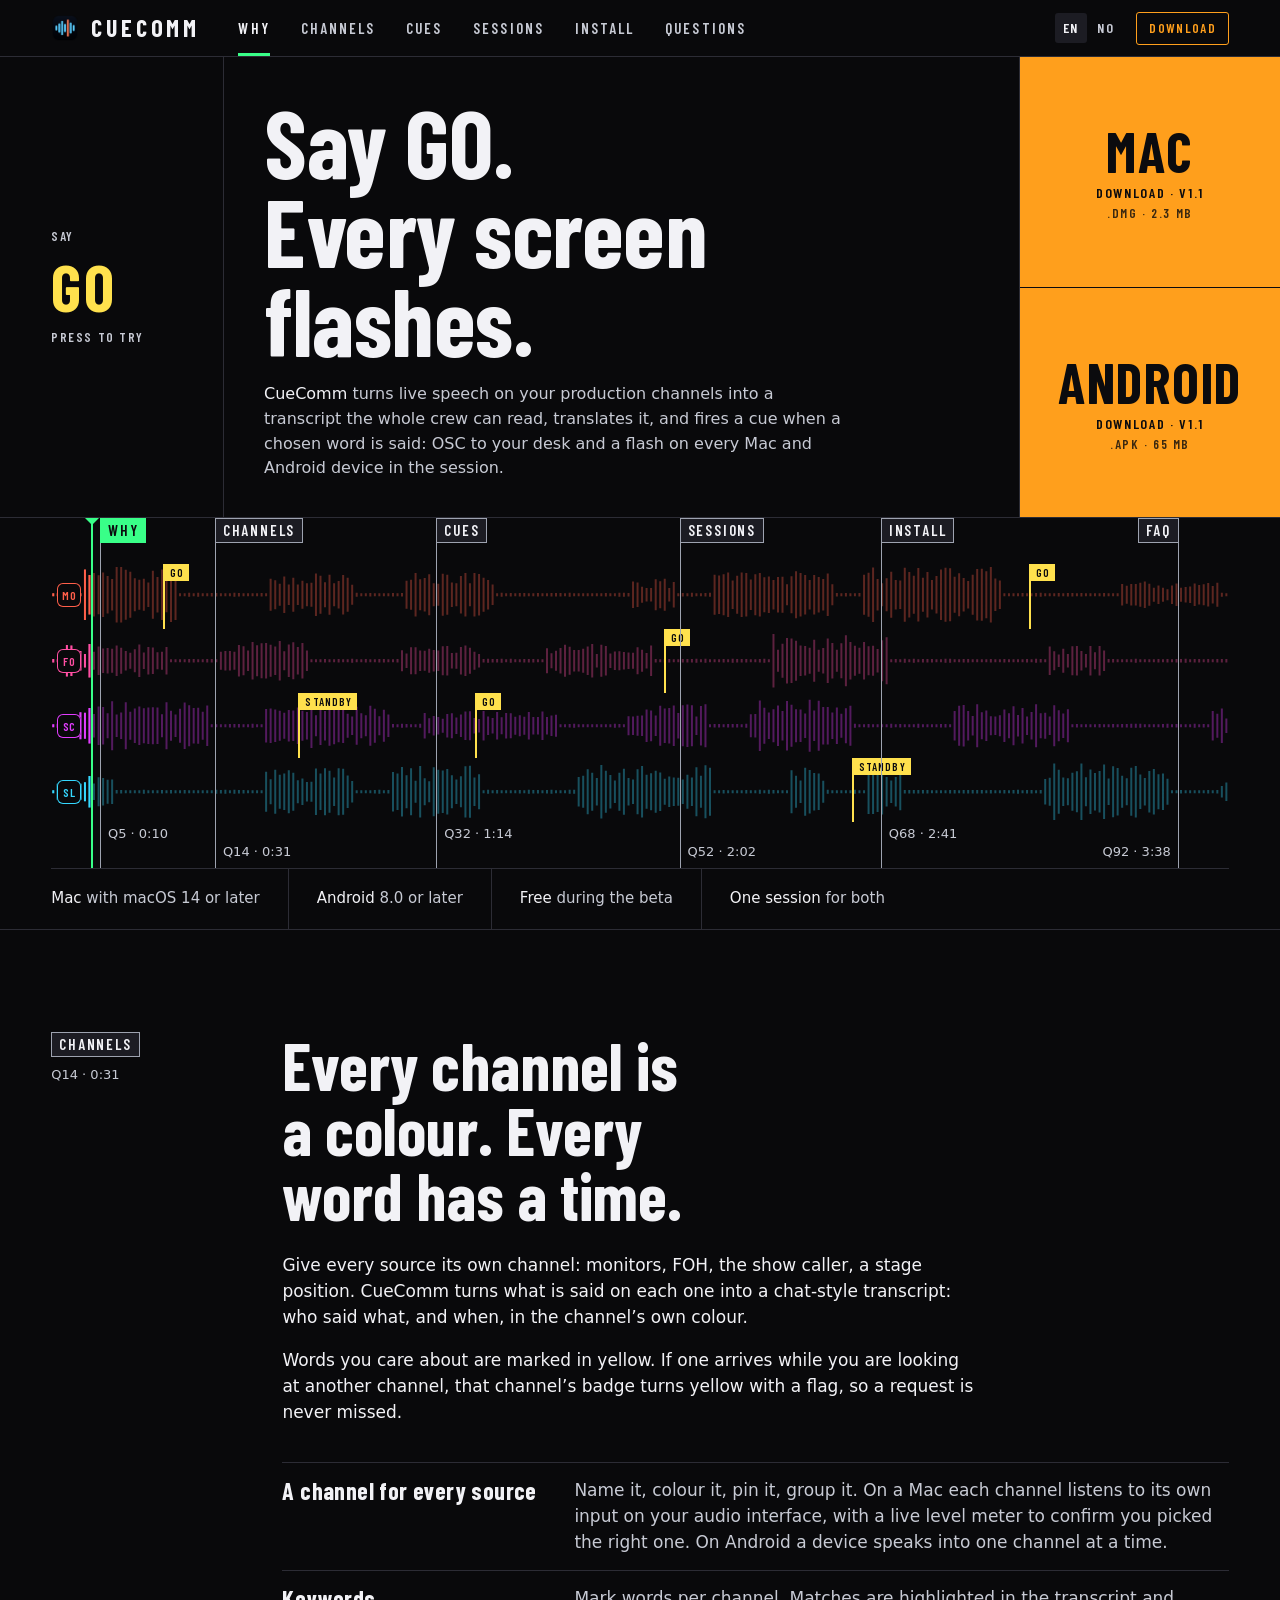
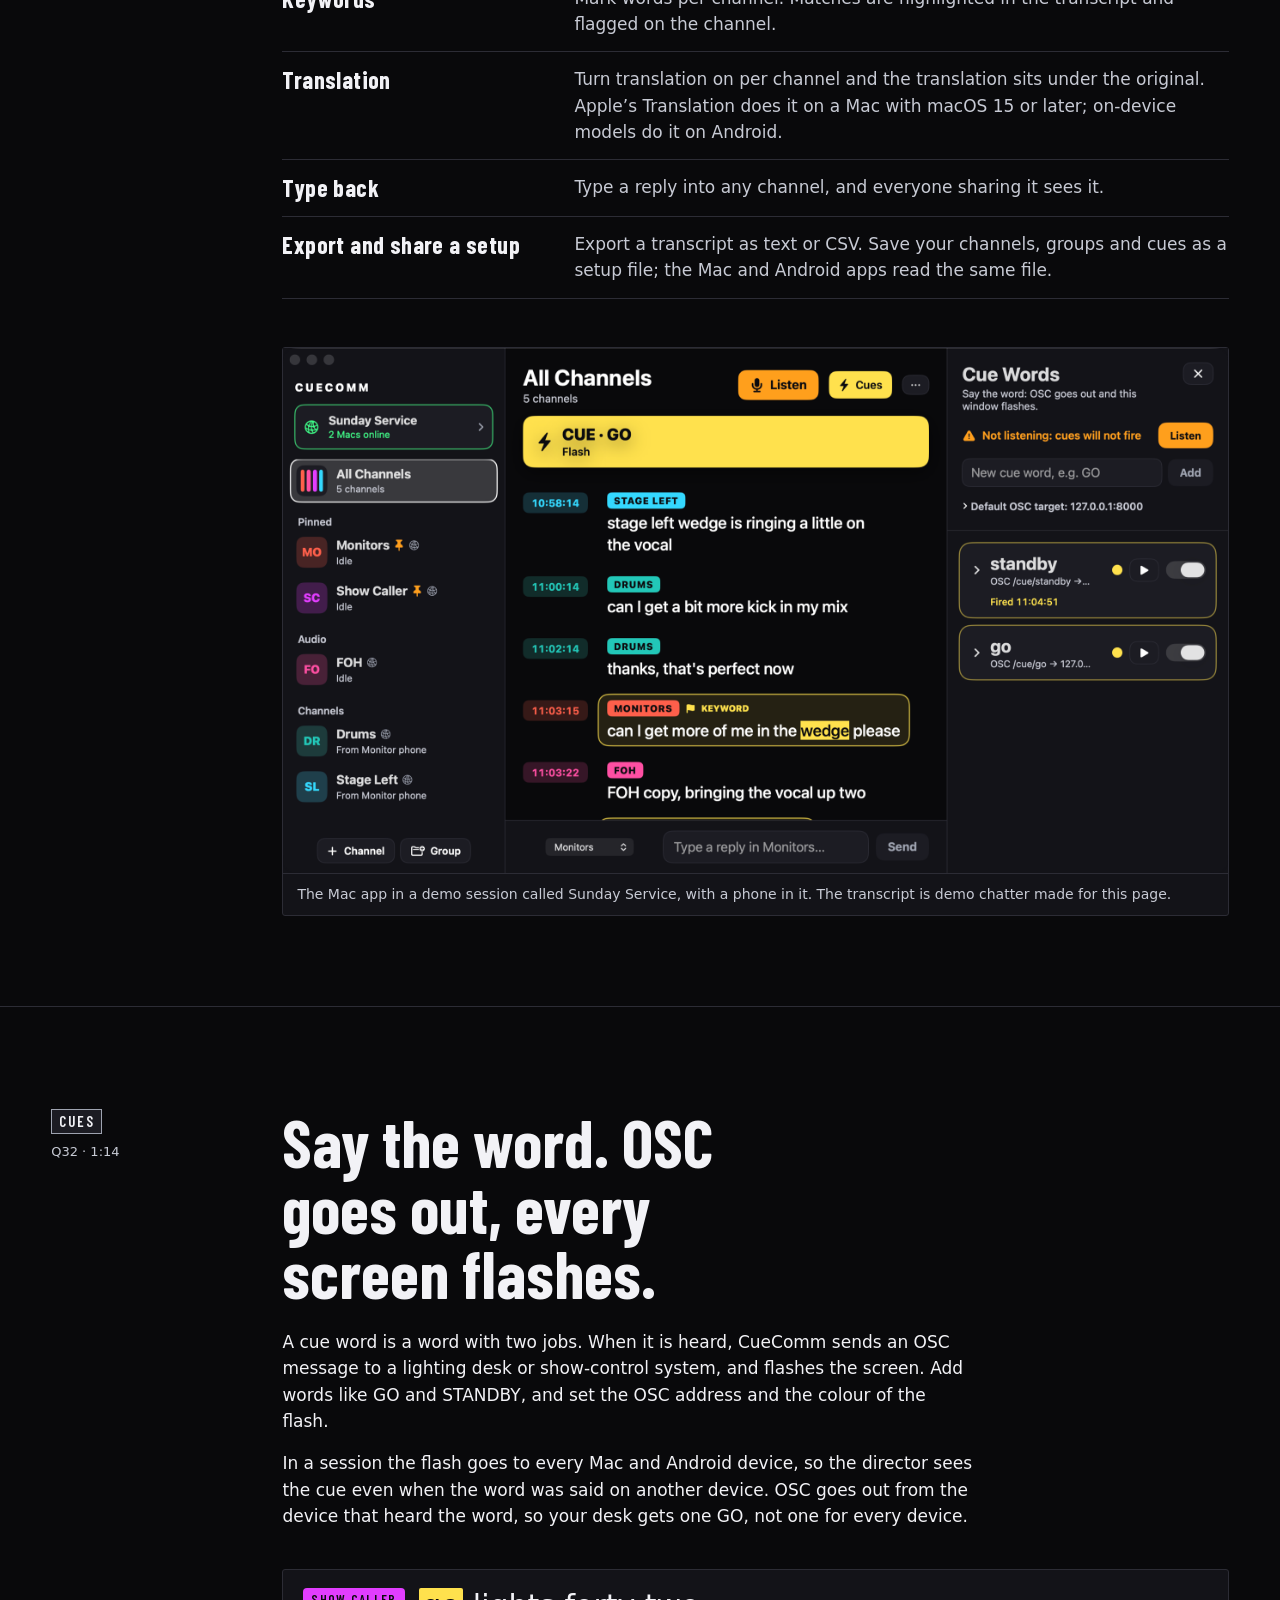
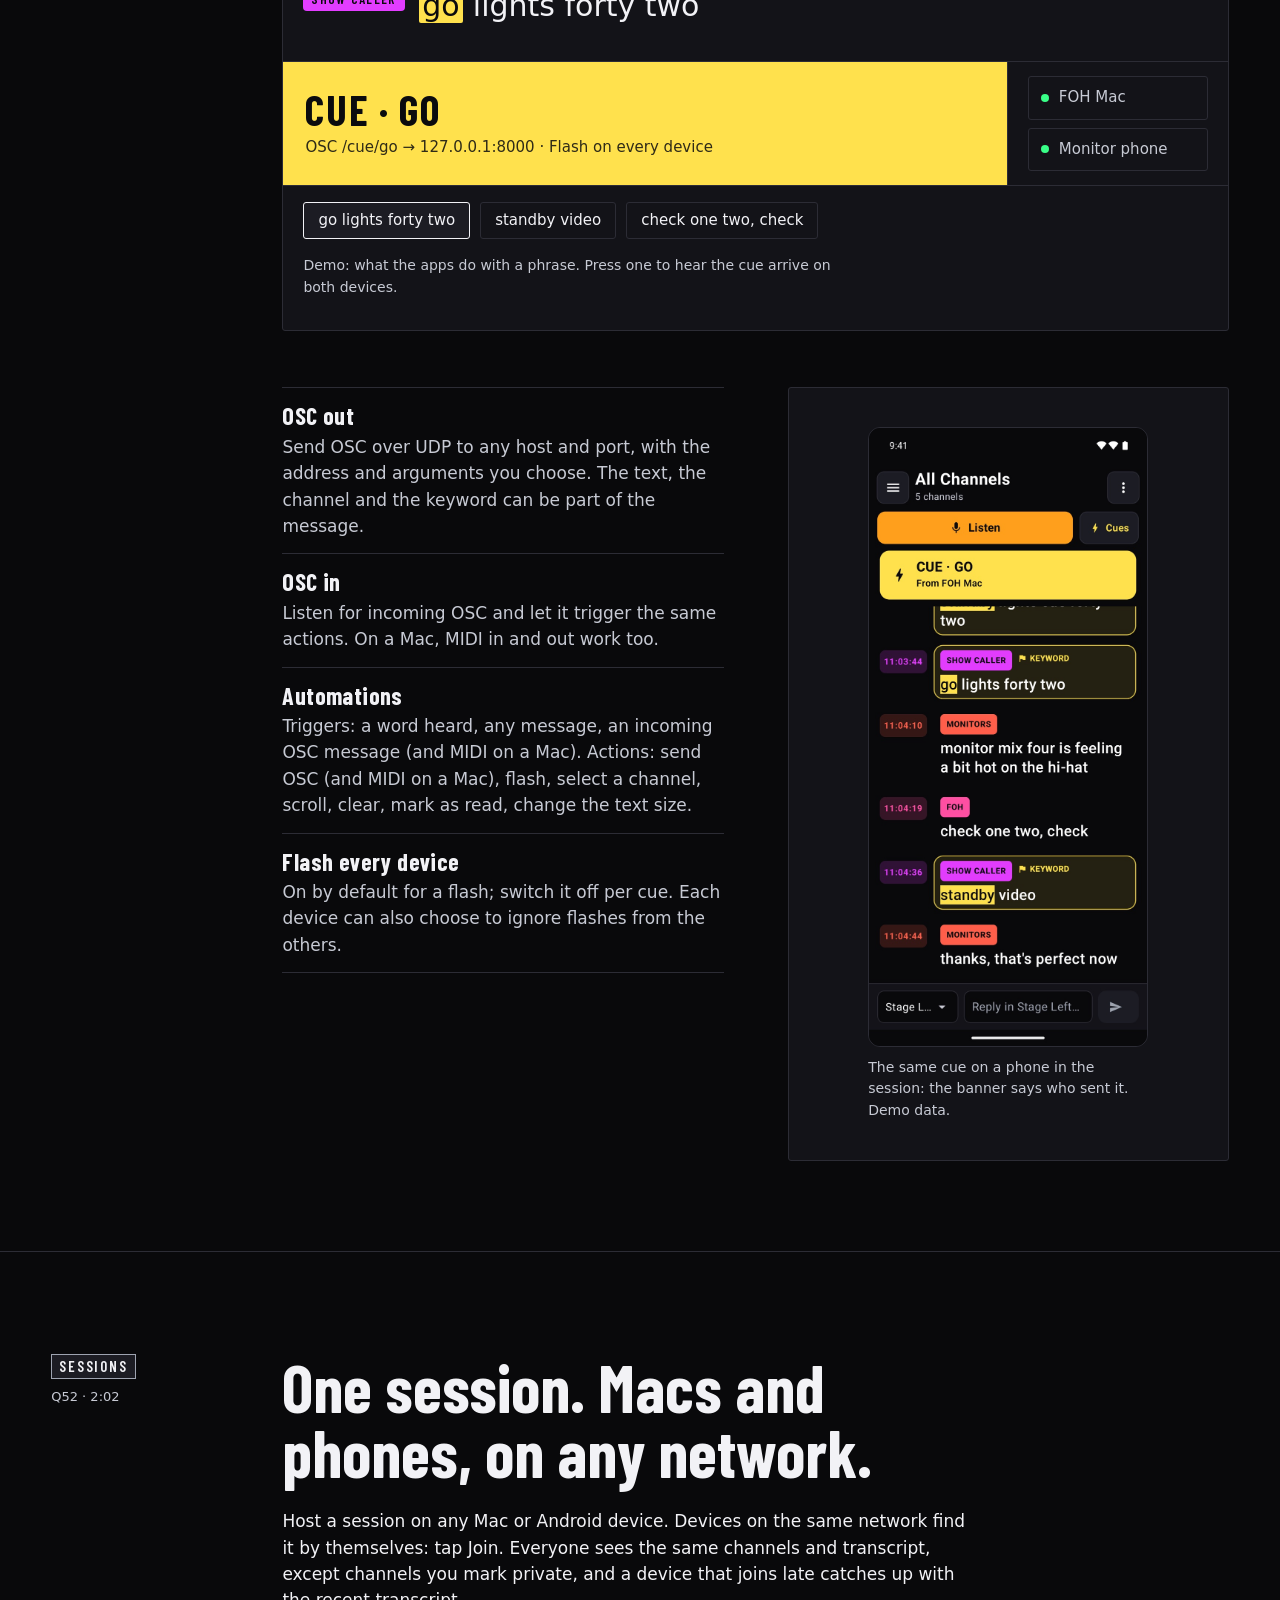
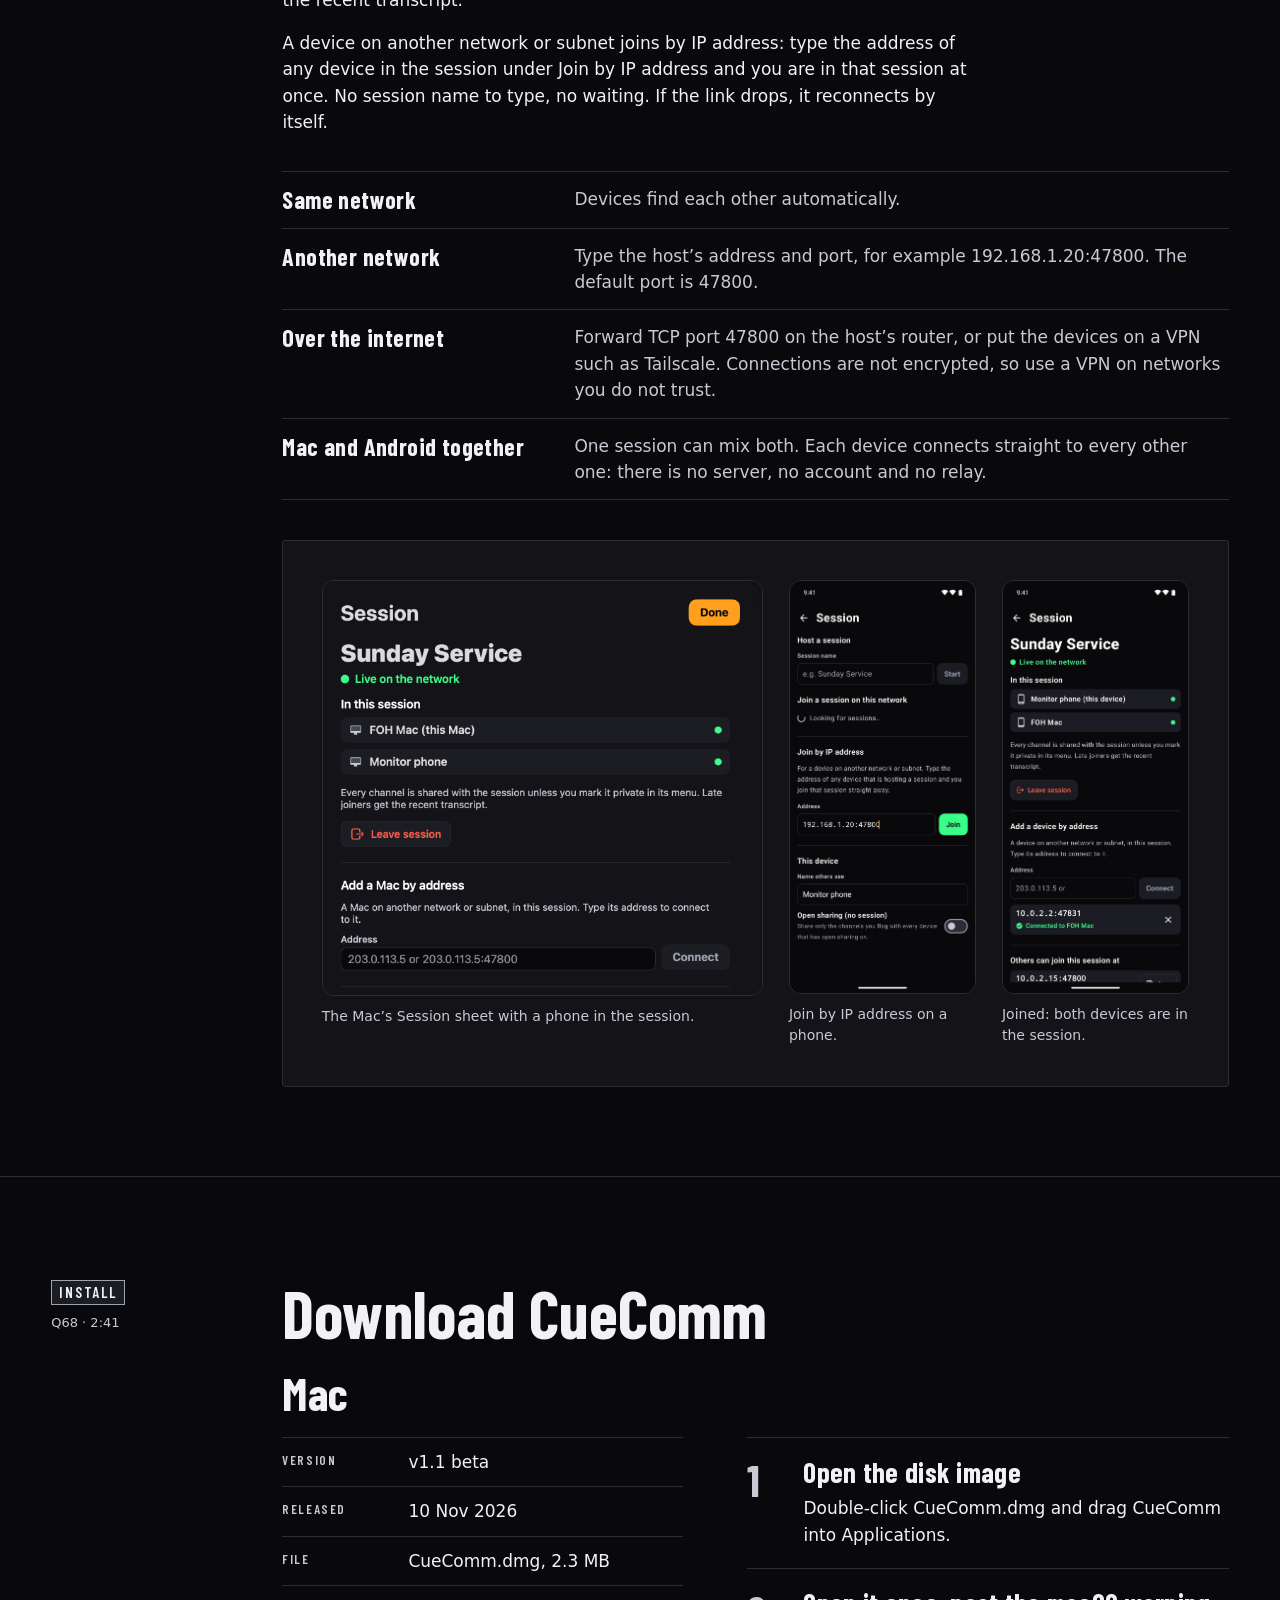
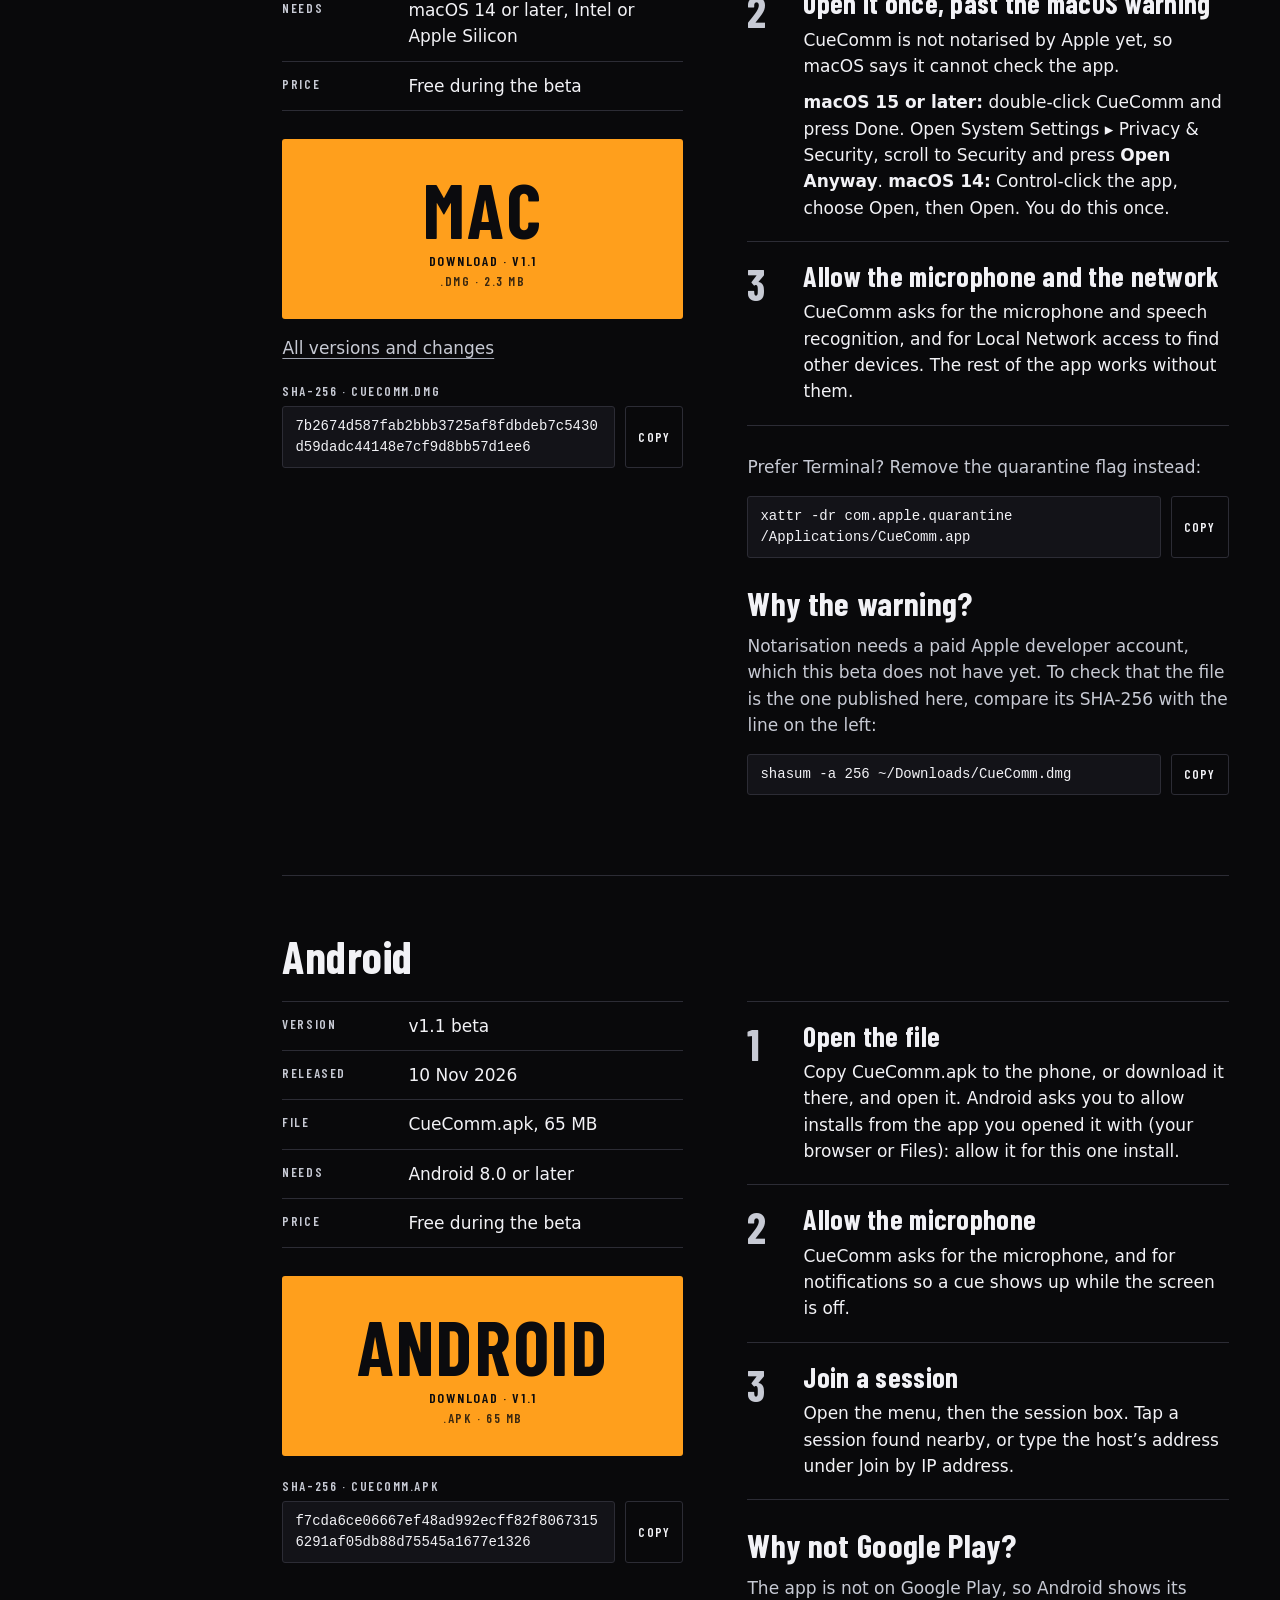
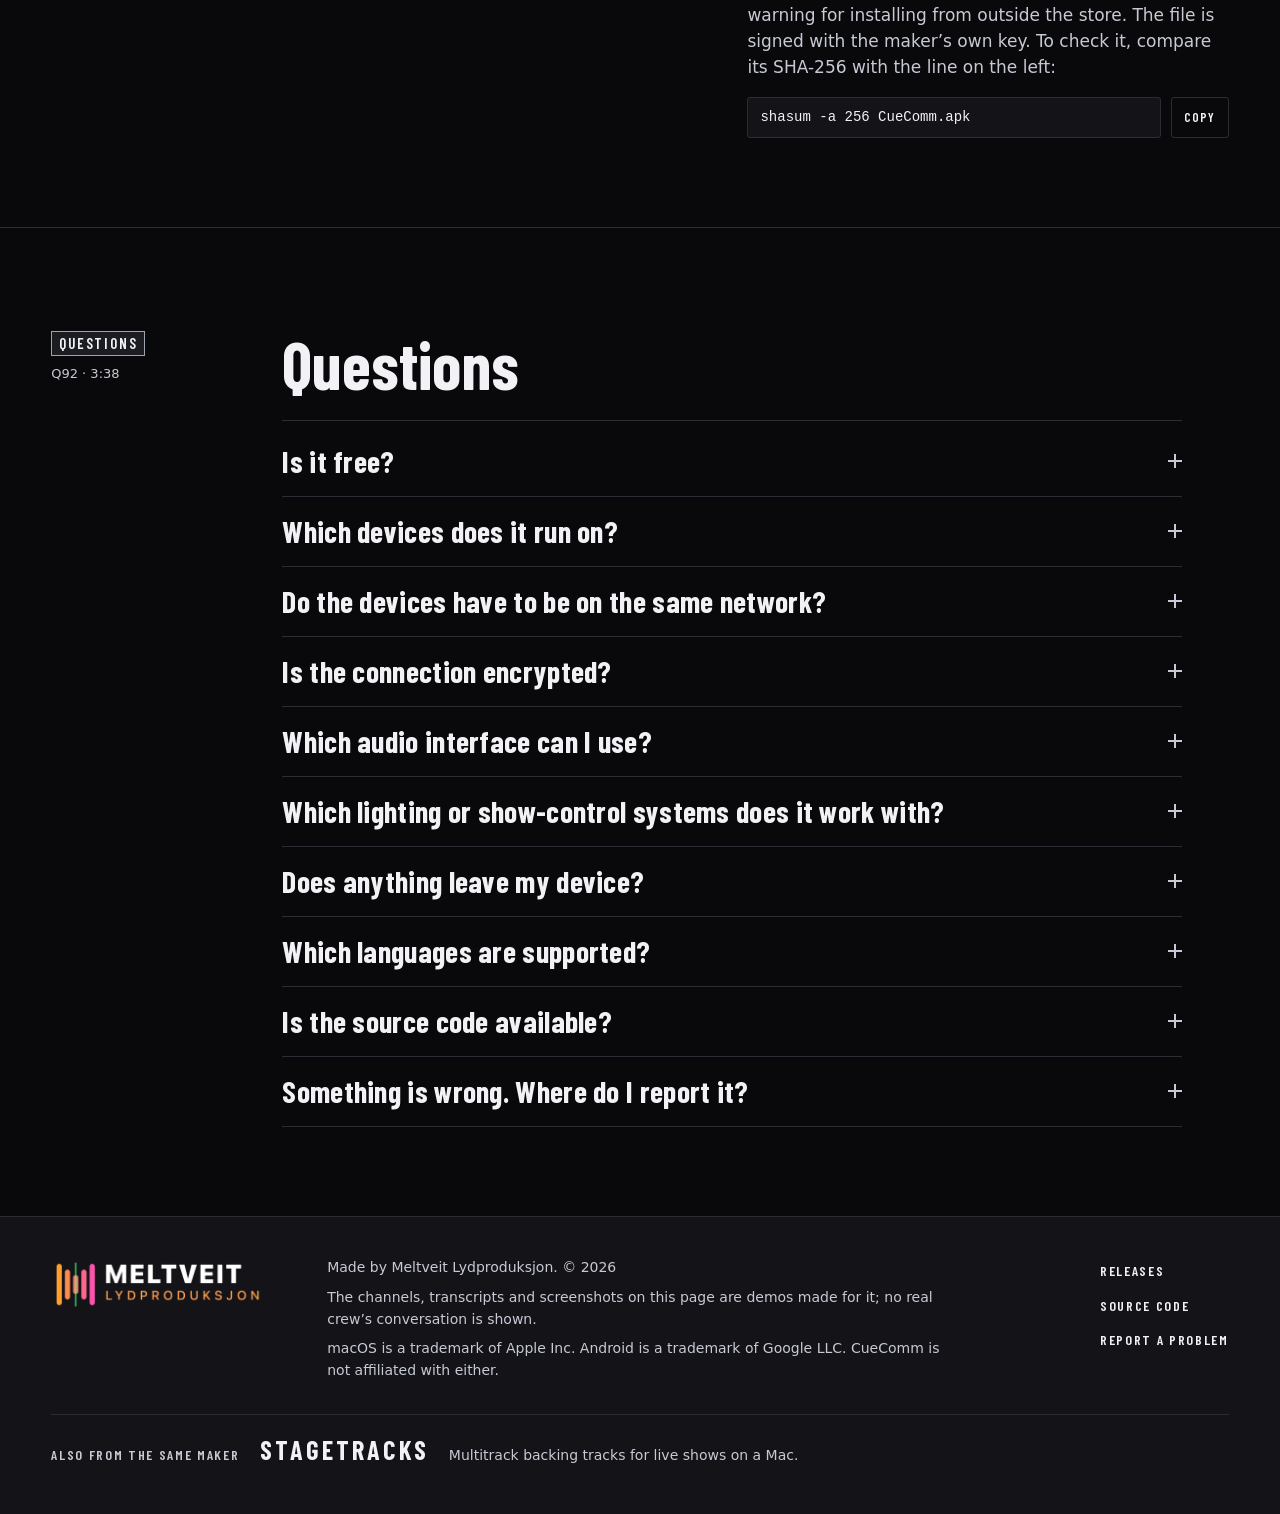
<file: docs/index.html>
<!doctype html>
<html lang="en">
<head>
<meta charset="utf-8">
<meta name="viewport" content="width=device-width, initial-scale=1">
<title>CueComm: live crew chat, translation and cues for Mac and Android</title>
<meta name="description" content="CueComm turns live speech on your production channels into a transcript, translates it and fires cues: OSC to your desk and a flash on every Mac and Android device in the session. Free beta.">
<meta name="theme-color" content="#09090B">
<meta name="color-scheme" content="dark">
<link rel="canonical" href="https://the13thmoose.github.io/CueComm/"><link rel="alternate" hreflang="no" href="https://the13thmoose.github.io/CueComm/no/"><meta property="og:title" content="CueComm: live crew chat, translation and cues for Mac and Android"><meta property="og:description" content="CueComm turns live speech on your production channels into a transcript, translates it and fires cues: OSC to your desk and a flash on every Mac and Android device in the session. Free beta."><meta property="og:type" content="website"><meta property="og:image" content="https://the13thmoose.github.io/CueComm/assets/img/og.png"><meta name="twitter:card" content="summary_large_image">
<link rel="icon" type="image/png" sizes="32x32" href="assets/img/favicon-32.png">
<link rel="apple-touch-icon" href="assets/img/apple-touch-icon.png">
<link rel="preload" href="assets/fonts/barlow-condensed-700.woff2" as="font" type="font/woff2" crossorigin>
<link rel="stylesheet" href="assets/site.css">
</head>
<body>
<a class="skip" href="#main">Skip to the content</a>
<svg width="0" height="0" style="position:absolute" aria-hidden="true" focusable="false"><defs><path id="ld0" vector-effect="non-scaling-stroke" d="M2.3 28.5V31.5M6.9 28.5V31.5M11.5 28.5V31.5M16.2 28.5V31.5M20.8 28.5V31.5M25.4 28.5V31.5M30.0 28.5V31.5M34.6 5.4V54.6M39.2 10.7V49.3M43.8 8.7V51.3M48.5 11.0V49.0M53.1 8.4V51.6M57.7 11.7V48.3M62.3 14.6V45.4M66.9 2.9V57.1M71.5 2.9V57.1M76.2 5.5V54.5M80.8 7.6V52.4M85.4 14.0V46.0M90.0 15.4V44.6M94.6 14.4V45.6M99.2 18.0V42.0M103.8 6.7V53.3M108.5 12.6V47.4M113.1 5.4V54.6M117.7 12.9V47.1M122.3 3.5V56.5M126.9 5.4V54.6M131.5 28.5V31.5M136.2 28.5V31.5M140.8 28.1V31.9M145.4 28.5V31.5M150.0 28.1V31.9M154.6 28.5V31.5M159.2 28.5V31.5M163.8 28.4V31.6M168.5 28.2V31.8M173.1 28.5V31.5M177.7 28.5V31.5M182.3 28.5V31.5M186.9 28.1V31.9M191.5 28.3V31.7M196.2 28.5V31.5M200.8 28.5V31.5M205.4 28.5V31.5M210.0 28.5V31.5M214.6 28.2V31.8M219.2 28.5V31.5M223.8 14.5V45.5M228.5 15.9V44.1M233.1 19.2V40.8M237.7 12.3V47.7M242.3 19.9V40.1M246.9 13.4V46.6M251.5 20.1V39.9M256.2 16.3V43.7M260.8 18.9V41.1M265.4 18.2V41.8M270.0 9.3V50.7M274.6 11.4V48.6M279.2 17.7V42.3M283.8 10.4V49.6M288.5 18.9V41.1M293.1 16.6V43.4M297.7 10.8V49.2M302.3 13.5V46.5M306.9 20.3V39.7M311.5 28.1V31.9M316.2 28.5V31.5M320.8 28.5V31.5M325.4 28.3V31.7M330.0 28.5V31.5M334.6 28.5V31.5M339.2 28.5V31.5M343.8 28.5V31.5M348.5 28.4V31.6M353.1 28.5V31.5M357.7 28.4V31.6M362.3 16.4V43.6M366.9 15.3V44.7M371.5 8.7V51.3M376.2 14.9V45.1M380.8 13.7V46.3M385.4 9.9V50.1M390.0 18.9V41.1M394.6 19.2V40.8M399.2 9.4V50.6M403.8 10.5V49.5M408.5 18.0V42.0M413.1 18.8V41.2M417.7 11.6V48.4M422.3 8.9V51.1M426.9 18.7V41.3M431.5 8.8V51.2M436.2 9.7V50.3M440.8 13.4V46.6M445.4 15.7V44.3M450.0 19.9V40.1M454.6 28.5V31.5M459.2 28.1V31.9M463.8 28.5V31.5M468.5 28.3V31.7M473.1 28.5V31.5M477.7 28.2V31.8M482.3 28.4V31.6M486.9 28.5V31.5M491.5 28.5V31.5M496.2 28.3V31.7M500.8 28.5V31.5M505.4 28.5V31.5M510.0 28.4V31.6M514.6 28.2V31.8M519.2 28.4V31.6M523.8 28.5V31.5M528.5 28.1V31.9M533.1 28.5V31.5M537.7 28.5V31.5M542.3 28.5V31.5M546.9 28.5V31.5M551.5 28.5V31.5M556.2 28.5V31.5M560.8 28.5V31.5M565.4 28.4V31.6M570.0 28.5V31.5M574.6 28.5V31.5M579.2 28.1V31.9M583.8 28.1V31.9M588.5 28.4V31.6M593.1 17.0V43.0M597.7 18.0V42.0M602.3 22.3V37.7M606.9 23.3V36.7M611.5 23.4V36.6M616.2 14.9V45.1M620.8 16.9V43.1M625.4 14.4V45.6M630.0 23.4V36.6M634.6 17.5V42.5M639.2 28.5V31.5M643.8 28.3V31.7M648.5 28.5V31.5M653.1 28.1V31.9M657.7 28.5V31.5M662.3 28.5V31.5M666.9 28.3V31.7M671.5 28.1V31.9M676.2 10.6V49.4M680.8 11.1V48.9M685.4 9.9V50.1M690.0 8.2V51.8M694.6 16.0V44.0M699.2 11.4V48.6M703.8 8.4V51.6M708.5 8.8V51.2M713.1 15.1V44.9M717.7 9.9V50.1M722.3 8.9V51.1M726.9 12.9V47.1M731.5 12.2V47.8M736.2 15.5V44.5M740.8 12.8V47.2M745.4 12.4V47.6M750.0 19.7V40.3M754.6 12.0V48.0M759.2 7.1V52.9M763.8 8.7V51.3M768.5 10.8V49.2M773.1 15.5V44.5M777.7 10.7V49.3M782.3 12.8V47.2M786.9 14.7V45.3M791.5 9.2V50.8M796.2 19.7V40.3M800.8 28.3V31.7M805.4 28.5V31.5M810.0 28.4V31.6M814.6 28.5V31.5M819.2 28.5V31.5M823.8 28.3V31.7M828.5 10.5V49.5M833.1 8.6V51.4M837.7 3.5V56.5M842.3 14.6V45.4M846.9 18.7V41.3M851.5 13.8V46.2M856.2 7.5V52.5M860.8 15.5V44.5M865.4 16.0V44.0M870.0 3.7V56.3M874.6 7.8V52.2M879.2 11.5V48.5M883.8 3.9V56.1M888.5 13.4V46.6M893.1 7.7V52.3M897.7 15.5V44.5M902.3 11.6V48.4M906.9 5.4V54.6M911.5 3.6V56.4M916.2 4.1V55.9M920.8 12.4V47.6M925.4 9.1V50.9M930.0 13.6V46.4M934.6 16.6V43.4M939.2 10.6V49.4M943.8 4.9V55.1M948.5 4.7V55.3M953.1 7.0V53.0M957.7 3.0V57.0M962.3 14.2V45.8M966.9 16.0V44.0M971.5 28.5V31.5M976.2 28.5V31.5M980.8 28.5V31.5M985.4 28.5V31.5M990.0 28.4V31.6M994.6 28.5V31.5M999.2 28.5V31.5M1003.8 28.2V31.8M1008.5 28.1V31.9M1013.1 28.5V31.5M1017.7 28.5V31.5M1022.3 28.5V31.5M1026.9 28.2V31.8M1031.5 28.5V31.5M1036.2 28.3V31.7M1040.8 28.4V31.6M1045.4 28.5V31.5M1050.0 28.2V31.8M1054.6 28.5V31.5M1059.2 28.5V31.5M1063.8 28.5V31.5M1068.5 28.5V31.5M1073.1 28.2V31.8M1077.7 28.5V31.5M1082.3 28.5V31.5M1086.9 28.5V31.5M1091.5 19.6V40.4M1096.2 21.1V38.9M1100.8 19.6V40.4M1105.4 19.4V40.6M1110.0 18.2V41.8M1114.6 17.0V43.0M1119.2 19.2V40.8M1123.8 23.1V36.9M1128.5 20.9V39.1M1133.1 23.2V36.8M1137.7 24.6V35.4M1142.3 20.9V39.1M1146.9 19.0V41.0M1151.5 23.2V36.8M1156.2 22.5V37.5M1160.8 21.9V38.1M1165.4 19.1V40.9M1170.0 20.5V39.5M1174.6 19.7V40.3M1179.2 18.6V41.4M1183.8 21.5V38.5M1188.5 18.3V41.7M1193.1 28.1V31.9M1197.7 28.5V31.5"/><path id="ls0" vector-effect="non-scaling-stroke" d="M6.7 19.1V40.9M20.0 12.9V47.1M33.3 20.8V39.2M46.7 20.7V39.3M60.0 28.4V31.6M73.3 28.5V31.5M86.7 28.1V31.9M100.0 28.2V31.8M113.3 28.5V31.5M126.7 28.5V31.5M140.0 28.2V31.8M153.3 28.1V31.9M166.7 28.5V31.5M180.0 19.5V40.5M193.3 18.5V41.5M206.7 20.1V39.9M220.0 23.3V36.7M233.3 28.2V31.8M246.7 28.3V31.7M260.0 28.5V31.5M273.3 28.4V31.6M286.7 23.0V37.0M300.0 24.4V35.6M313.3 22.1V37.9M326.7 22.1V37.9M340.0 21.6V38.4M353.3 19.6V40.4M366.7 18.1V41.9M380.0 17.2V42.8M393.3 17.0V43.0M406.7 28.1V31.9M420.0 28.2V31.8M433.3 28.5V31.5M446.7 28.5V31.5M460.0 28.4V31.6M473.3 28.5V31.5M486.7 28.3V31.7M500.0 28.5V31.5M513.3 28.5V31.5M526.7 28.1V31.9M540.0 20.1V39.9M553.3 19.4V40.6M566.7 24.1V35.9M580.0 21.7V38.3M593.3 17.7V42.3M606.7 19.8V40.2M620.0 17.1V42.9M633.3 23.3V36.7M646.7 28.5V31.5M660.0 28.2V31.8M673.3 28.5V31.5M686.7 28.2V31.8M700.0 28.4V31.6M713.3 28.5V31.5M726.7 28.5V31.5M740.0 12.3V47.7M753.3 21.5V38.5M766.7 20.7V39.3M780.0 19.2V40.8M793.3 15.2V44.8M806.7 13.6V46.4M820.0 17.7V42.3M833.3 28.5V31.5M846.7 28.2V31.8M860.0 28.5V31.5M873.3 28.5V31.5M886.7 28.4V31.6M900.0 28.4V31.6M913.3 28.5V31.5M926.7 28.5V31.5M940.0 28.5V31.5M953.3 28.3V31.7M966.7 28.3V31.7M980.0 28.1V31.9M993.3 20.6V39.4M1006.7 24.0V36.0M1020.0 20.7V39.3M1033.3 19.2V40.8M1046.7 28.5V31.5M1060.0 28.5V31.5M1073.3 28.5V31.5M1086.7 28.5V31.5M1100.0 28.5V31.5M1113.3 28.5V31.5M1126.7 28.5V31.5M1140.0 28.2V31.8M1153.3 28.5V31.5M1166.7 28.4V31.6M1180.0 28.5V31.5M1193.3 28.5V31.5"/><path id="ld1" vector-effect="non-scaling-stroke" d="M2.3 28.4V31.6M6.9 28.5V31.5M11.5 28.3V31.7M16.2 14.7V45.3M20.8 15.1V44.9M25.4 21.2V38.8M30.0 20.4V39.6M34.6 23.3V36.7M39.2 13.7V46.3M43.8 21.2V38.8M48.5 16.2V43.8M53.1 18.1V41.9M57.7 17.5V42.5M62.3 18.2V41.8M66.9 15.2V44.8M71.5 17.4V42.6M76.2 20.4V39.6M80.8 22.3V37.7M85.4 18.7V41.3M90.0 14.2V45.8M94.6 22.0V38.0M99.2 16.6V43.4M103.8 17.1V42.9M108.5 21.8V38.2M113.1 21.3V38.7M117.7 16.6V43.4M122.3 28.5V31.5M126.9 28.5V31.5M131.5 28.5V31.5M136.2 28.5V31.5M140.8 28.3V31.7M145.4 28.4V31.6M150.0 28.5V31.5M154.6 28.5V31.5M159.2 28.2V31.8M163.8 28.2V31.8M168.5 28.5V31.5M173.1 21.2V38.8M177.7 20.5V39.5M182.3 20.5V39.5M186.9 21.3V38.7M191.5 14.7V45.3M196.2 15.9V44.1M200.8 19.9V40.1M205.4 11.7V48.3M210.0 14.9V45.1M214.6 13.0V47.0M219.2 12.7V47.3M223.8 14.3V45.7M228.5 16.1V43.9M233.1 10.8V49.2M237.7 20.7V39.3M242.3 14.2V45.8M246.9 12.0V48.0M251.5 16.7V43.3M256.2 12.7V47.3M260.8 20.1V39.9M265.4 28.5V31.5M270.0 28.5V31.5M274.6 28.5V31.5M279.2 28.3V31.7M283.8 28.5V31.5M288.5 28.5V31.5M293.1 28.2V31.8M297.7 28.5V31.5M302.3 28.5V31.5M306.9 28.1V31.9M311.5 28.5V31.5M316.2 28.5V31.5M320.8 28.4V31.6M325.4 28.5V31.5M330.0 28.5V31.5M334.6 28.3V31.7M339.2 28.4V31.6M343.8 28.5V31.5M348.5 28.5V31.5M353.1 28.4V31.6M357.7 19.7V40.3M362.3 23.0V37.0M366.9 16.9V43.1M371.5 16.8V43.2M376.2 20.0V40.0M380.8 20.2V39.8M385.4 18.3V41.7M390.0 19.6V40.4M394.6 20.1V39.9M399.2 15.9V44.1M403.8 15.6V44.4M408.5 22.5V37.5M413.1 22.3V37.7M417.7 16.7V43.3M422.3 15.1V44.9M426.9 17.2V42.8M431.5 21.2V38.8M436.2 23.4V36.6M440.8 28.2V31.8M445.4 28.1V31.9M450.0 28.3V31.7M454.6 28.3V31.7M459.2 28.1V31.9M463.8 28.5V31.5M468.5 28.1V31.9M473.1 28.5V31.5M477.7 28.5V31.5M482.3 28.2V31.8M486.9 28.3V31.7M491.5 28.2V31.8M496.2 28.5V31.5M500.8 28.5V31.5M505.4 17.7V42.3M510.0 22.8V37.2M514.6 20.2V39.8M519.2 17.6V42.4M523.8 14.3V45.7M528.5 16.4V43.6M533.1 19.6V40.4M537.7 19.5V40.5M542.3 18.4V41.6M546.9 16.2V43.8M551.5 13.7V46.3M556.2 23.4V36.6M560.8 14.4V45.6M565.4 15.6V44.4M570.0 23.0V37.0M574.6 21.0V39.0M579.2 20.8V39.2M583.8 21.4V38.6M588.5 21.9V38.1M593.1 22.1V37.9M597.7 16.8V43.2M602.3 19.2V40.8M606.9 22.4V37.6M611.5 15.2V44.8M616.2 28.2V31.8M620.8 28.5V31.5M625.4 28.2V31.8M630.0 28.3V31.7M634.6 28.5V31.5M639.2 28.5V31.5M643.8 28.3V31.7M648.5 28.2V31.8M653.1 28.2V31.8M657.7 28.1V31.9M662.3 28.5V31.5M666.9 28.1V31.9M671.5 28.5V31.5M676.2 28.5V31.5M680.8 28.5V31.5M685.4 28.4V31.6M690.0 28.5V31.5M694.6 28.1V31.9M699.2 28.3V31.7M703.8 28.2V31.8M708.5 28.3V31.7M713.1 28.5V31.5M717.7 28.5V31.5M722.3 28.4V31.6M726.9 28.1V31.9M731.5 28.5V31.5M736.2 4.0V56.0M740.8 19.3V40.7M745.4 13.3V46.7M750.0 7.8V52.2M754.6 8.4V51.6M759.2 10.5V49.5M763.8 15.2V44.8M768.5 15.7V44.3M773.1 17.4V42.6M777.7 9.5V50.5M782.3 19.3V40.7M786.9 17.5V42.5M791.5 8.3V51.7M796.2 12.6V47.4M800.8 19.3V40.7M805.4 12.9V47.1M810.0 5.1V54.9M814.6 11.6V48.4M819.2 15.4V44.6M823.8 17.4V42.6M828.5 11.7V48.3M833.1 15.8V44.2M837.7 15.3V44.7M842.3 18.6V41.4M846.9 10.1V49.9M851.5 7.1V52.9M856.2 28.5V31.5M860.8 28.4V31.6M865.4 28.5V31.5M870.0 28.1V31.9M874.6 28.5V31.5M879.2 28.1V31.9M883.8 28.5V31.5M888.5 28.4V31.6M893.1 28.2V31.8M897.7 28.4V31.6M902.3 28.5V31.5M906.9 28.5V31.5M911.5 28.1V31.9M916.2 28.1V31.9M920.8 28.5V31.5M925.4 28.5V31.5M930.0 28.2V31.8M934.6 28.2V31.8M939.2 28.5V31.5M943.8 28.5V31.5M948.5 28.5V31.5M953.1 28.5V31.5M957.7 28.3V31.7M962.3 28.5V31.5M966.9 28.5V31.5M971.5 28.3V31.7M976.2 28.5V31.5M980.8 28.5V31.5M985.4 28.5V31.5M990.0 28.5V31.5M994.6 28.2V31.8M999.2 28.5V31.5M1003.8 28.1V31.9M1008.5 28.3V31.7M1013.1 28.5V31.5M1017.7 16.2V43.8M1022.3 20.8V39.2M1026.9 23.8V36.2M1031.5 18.3V41.7M1036.2 23.5V36.5M1040.8 15.9V44.1M1045.4 15.5V44.5M1050.0 20.6V39.4M1054.6 23.3V36.7M1059.2 15.6V44.4M1063.8 21.8V38.2M1068.5 15.5V44.5M1073.1 19.9V40.1M1077.7 28.2V31.8M1082.3 28.2V31.8M1086.9 28.5V31.5M1091.5 28.5V31.5M1096.2 28.5V31.5M1100.8 28.5V31.5M1105.4 28.1V31.9M1110.0 28.5V31.5M1114.6 28.5V31.5M1119.2 28.5V31.5M1123.8 28.5V31.5M1128.5 28.2V31.8M1133.1 28.5V31.5M1137.7 28.4V31.6M1142.3 28.5V31.5M1146.9 28.2V31.8M1151.5 28.2V31.8M1156.2 28.1V31.9M1160.8 28.5V31.5M1165.4 28.3V31.7M1170.0 28.3V31.7M1174.6 28.5V31.5M1179.2 28.3V31.7M1183.8 28.5V31.5M1188.5 28.4V31.6M1193.1 28.2V31.8M1197.7 28.2V31.8"/><path id="ls1" vector-effect="non-scaling-stroke" d="M6.7 28.5V31.5M20.0 28.5V31.5M33.3 10.6V49.4M46.7 6.2V53.8M60.0 10.2V49.8M73.3 15.8V44.2M86.7 7.1V52.9M100.0 13.5V46.5M113.3 4.1V55.9M126.7 16.1V43.9M140.0 9.0V51.0M153.3 12.5V47.5M166.7 28.1V31.9M180.0 28.5V31.5M193.3 28.2V31.8M206.7 28.5V31.5M220.0 28.5V31.5M233.3 28.5V31.5M246.7 28.5V31.5M260.0 28.1V31.9M273.3 28.1V31.9M286.7 28.1V31.9M300.0 28.4V31.6M313.3 28.5V31.5M326.7 11.5V48.5M340.0 9.3V50.7M353.3 14.8V45.2M366.7 4.0V56.0M380.0 18.2V41.8M393.3 15.8V44.2M406.7 16.3V43.7M420.0 16.9V43.1M433.3 18.5V41.5M446.7 28.5V31.5M460.0 28.5V31.5M473.3 15.6V44.4M486.7 19.1V40.9M500.0 18.4V41.6M513.3 20.9V39.1M526.7 22.5V37.5M540.0 19.0V41.0M553.3 17.5V42.5M566.7 23.3V36.7M580.0 28.4V31.6M593.3 28.5V31.5M606.7 28.3V31.7M620.0 28.5V31.5M633.3 28.5V31.5M646.7 28.5V31.5M660.0 28.2V31.8M673.3 28.5V31.5M686.7 28.5V31.5M700.0 28.1V31.9M713.3 18.4V41.6M726.7 18.3V41.7M740.0 21.7V38.3M753.3 18.1V41.9M766.7 14.9V45.1M780.0 10.7V49.3M793.3 28.5V31.5M806.7 28.5V31.5M820.0 28.5V31.5M833.3 28.3V31.7M846.7 28.5V31.5M860.0 28.5V31.5M873.3 28.5V31.5M886.7 7.4V52.6M900.0 4.9V55.1M913.3 17.7V42.3M926.7 13.0V47.0M940.0 18.2V41.8M953.3 8.4V51.6M966.7 6.0V54.0M980.0 17.9V42.1M993.3 28.3V31.7M1006.7 28.5V31.5M1020.0 28.5V31.5M1033.3 28.4V31.6M1046.7 28.5V31.5M1060.0 28.4V31.6M1073.3 28.5V31.5M1086.7 28.5V31.5M1100.0 28.5V31.5M1113.3 28.5V31.5M1126.7 28.5V31.5M1140.0 28.5V31.5M1153.3 18.3V41.7M1166.7 10.7V49.3M1180.0 13.7V46.3M1193.3 13.7V46.3"/><path id="ld2" vector-effect="non-scaling-stroke" d="M2.3 28.5V31.5M6.9 28.1V31.9M11.5 28.4V31.6M16.2 28.5V31.5M20.8 28.4V31.6M25.4 28.5V31.5M30.0 16.8V43.2M34.6 17.2V42.8M39.2 12.6V47.4M43.8 18.6V41.4M48.5 11.1V48.9M53.1 11.8V48.2M57.7 17.8V42.2M62.3 6.2V53.8M66.9 19.1V40.9M71.5 17.1V42.9M76.2 7.1V52.9M80.8 16.3V43.7M85.4 13.2V46.8M90.0 11.1V48.9M94.6 13.0V47.0M99.2 12.1V47.9M103.8 11.9V48.1M108.5 12.3V47.7M113.1 18.8V41.2M117.7 7.1V52.9M122.3 15.4V44.6M126.9 19.0V41.0M131.5 13.4V46.6M136.2 7.2V52.8M140.8 10.0V50.0M145.4 12.7V47.3M150.0 12.4V47.6M154.6 16.3V43.7M159.2 10.2V49.8M163.8 28.5V31.5M168.5 28.5V31.5M173.1 28.5V31.5M177.7 28.5V31.5M182.3 28.3V31.7M186.9 28.2V31.8M191.5 28.3V31.7M196.2 28.5V31.5M200.8 28.5V31.5M205.4 28.1V31.9M210.0 28.5V31.5M214.6 28.5V31.5M219.2 13.7V46.3M223.8 13.1V46.9M228.5 14.1V45.9M233.1 15.3V44.7M237.7 17.2V42.8M242.3 14.7V45.3M246.9 15.2V44.8M251.5 12.2V47.8M256.2 15.3V44.7M260.8 16.5V43.5M265.4 8.2V51.8M270.0 19.8V40.2M274.6 11.3V48.7M279.2 15.7V44.3M283.8 10.6V49.4M288.5 11.9V48.1M293.1 13.8V46.2M297.7 13.2V46.8M302.3 18.2V41.8M306.9 21.0V39.0M311.5 11.4V48.6M316.2 17.8V42.2M320.8 19.8V40.2M325.4 10.5V49.5M330.0 13.4V46.6M334.6 20.8V39.2M339.2 14.4V45.6M343.8 19.1V40.9M348.5 28.2V31.8M353.1 28.5V31.5M357.7 28.1V31.9M362.3 28.4V31.6M366.9 28.5V31.5M371.5 28.5V31.5M376.2 28.1V31.9M380.8 17.6V42.4M385.4 22.6V37.4M390.0 20.6V39.4M394.6 21.5V38.5M399.2 23.1V36.9M403.8 18.6V41.4M408.5 17.7V42.3M413.1 22.0V38.0M417.7 19.0V41.0M422.3 16.2V43.8M426.9 15.9V44.1M431.5 22.4V37.6M436.2 23.3V36.7M440.8 15.7V44.3M445.4 21.0V39.0M450.0 22.5V37.5M454.6 16.7V43.3M459.2 21.6V38.4M463.8 17.5V42.5M468.5 17.7V42.3M473.1 21.3V38.7M477.7 19.8V40.2M482.3 21.3V38.7M486.9 16.7V43.3M491.5 21.4V38.6M496.2 21.5V38.5M500.8 16.2V43.8M505.4 21.5V38.5M510.0 20.0V40.0M514.6 19.3V40.7M519.2 28.5V31.5M523.8 28.5V31.5M528.5 28.3V31.7M533.1 28.1V31.9M537.7 28.5V31.5M542.3 28.5V31.5M546.9 28.5V31.5M551.5 28.5V31.5M556.2 28.5V31.5M560.8 28.5V31.5M565.4 28.5V31.5M570.0 28.5V31.5M574.6 28.1V31.9M579.2 28.3V31.7M583.8 28.5V31.5M588.5 20.7V39.3M593.1 20.9V39.1M597.7 20.3V39.7M602.3 19.9V40.1M606.9 14.2V45.8M611.5 15.0V45.0M616.2 19.9V40.1M620.8 10.4V49.6M625.4 13.1V46.9M630.0 12.6V47.4M634.6 10.2V49.8M639.2 17.6V42.4M643.8 10.1V49.9M648.5 9.2V50.8M653.1 10.1V49.9M657.7 21.0V39.0M662.3 10.8V49.2M666.9 9.1V50.9M671.5 28.5V31.5M676.2 28.2V31.8M680.8 28.2V31.8M685.4 28.5V31.5M690.0 28.3V31.7M694.6 28.3V31.7M699.2 28.3V31.7M703.8 28.5V31.5M708.5 28.1V31.9M713.1 18.7V41.3M717.7 18.5V41.5M722.3 5.3V54.7M726.9 12.5V47.5M731.5 17.1V42.9M736.2 13.8V46.2M740.8 10.3V49.7M745.4 15.7V44.3M750.0 5.8V54.2M754.6 9.5V50.5M759.2 13.9V46.1M763.8 14.2V45.8M768.5 18.0V42.0M773.1 4.7V55.3M777.7 15.1V44.9M782.3 5.5V54.5M786.9 11.6V48.4M791.5 11.6V48.4M796.2 17.1V42.9M800.8 12.1V47.9M805.4 18.3V41.7M810.0 13.0V47.0M814.6 10.4V49.6M819.2 28.1V31.9M823.8 28.5V31.5M828.5 28.5V31.5M833.1 28.2V31.8M837.7 28.5V31.5M842.3 28.5V31.5M846.9 28.5V31.5M851.5 28.5V31.5M856.2 28.1V31.9M860.8 28.5V31.5M865.4 28.2V31.8M870.0 28.5V31.5M874.6 28.5V31.5M879.2 28.5V31.5M883.8 28.1V31.9M888.5 28.5V31.5M893.1 28.5V31.5M897.7 28.5V31.5M902.3 28.5V31.5M906.9 28.3V31.7M911.5 28.3V31.7M916.2 28.5V31.5M920.8 15.7V44.3M925.4 10.5V49.5M930.0 9.8V50.2M934.6 15.5V44.5M939.2 20.6V39.4M943.8 9.0V51.0M948.5 16.8V43.2M953.1 15.1V44.9M957.7 20.7V39.3M962.3 21.0V39.0M966.9 19.8V40.2M971.5 14.2V45.8M976.2 17.9V42.1M980.8 10.9V49.1M985.4 19.4V40.6M990.0 12.8V47.2M994.6 21.0V39.0M999.2 16.6V43.4M1003.8 9.0V51.0M1008.5 17.9V42.1M1013.1 17.2V42.8M1017.7 20.9V39.1M1022.3 9.9V50.1M1026.9 14.9V45.1M1031.5 18.0V42.0M1036.2 14.0V46.0M1040.8 28.5V31.5M1045.4 28.2V31.8M1050.0 28.5V31.5M1054.6 28.5V31.5M1059.2 28.5V31.5M1063.8 28.5V31.5M1068.5 28.3V31.7M1073.1 28.5V31.5M1077.7 28.5V31.5M1082.3 28.4V31.6M1086.9 28.5V31.5M1091.5 28.4V31.6M1096.2 28.4V31.6M1100.8 28.1V31.9M1105.4 28.1V31.9M1110.0 28.1V31.9M1114.6 28.5V31.5M1119.2 28.5V31.5M1123.8 28.5V31.5M1128.5 28.5V31.5M1133.1 28.4V31.6M1137.7 28.1V31.9M1142.3 28.5V31.5M1146.9 28.2V31.8M1151.5 28.5V31.5M1156.2 28.5V31.5M1160.8 28.5V31.5M1165.4 28.1V31.9M1170.0 28.5V31.5M1174.6 28.3V31.7M1179.2 28.5V31.5M1183.8 15.5V44.5M1188.5 18.4V41.6M1193.1 13.1V46.9M1197.7 23.0V37.0"/><path id="ls2" vector-effect="non-scaling-stroke" d="M6.7 28.4V31.6M20.0 28.5V31.5M33.3 18.3V41.7M46.7 24.3V35.7M60.0 17.6V42.4M73.3 17.8V42.2M86.7 22.9V37.1M100.0 28.3V31.7M113.3 28.3V31.7M126.7 28.5V31.5M140.0 28.3V31.7M153.3 28.5V31.5M166.7 28.1V31.9M180.0 28.3V31.7M193.3 28.1V31.9M206.7 28.5V31.5M220.0 28.5V31.5M233.3 28.4V31.6M246.7 12.5V47.5M260.0 18.3V41.7M273.3 8.6V51.4M286.7 9.2V50.8M300.0 16.7V43.3M313.3 18.8V41.2M326.7 11.6V48.4M340.0 15.2V44.8M353.3 28.4V31.6M366.7 28.5V31.5M380.0 28.5V31.5M393.3 28.5V31.5M406.7 28.5V31.5M420.0 28.5V31.5M433.3 28.3V31.7M446.7 14.5V45.5M460.0 10.0V50.0M473.3 12.9V47.1M486.7 8.0V52.0M500.0 11.2V48.8M513.3 16.0V44.0M526.7 28.5V31.5M540.0 28.5V31.5M553.3 28.5V31.5M566.7 28.2V31.8M580.0 28.2V31.8M593.3 28.3V31.7M606.7 28.5V31.5M620.0 28.4V31.6M633.3 19.3V40.7M646.7 9.1V50.9M660.0 12.2V47.8M673.3 11.0V49.0M686.7 12.8V47.2M700.0 15.4V44.6M713.3 9.6V50.4M726.7 8.1V51.9M740.0 17.8V42.2M753.3 28.5V31.5M766.7 28.3V31.7M780.0 28.3V31.7M793.3 28.5V31.5M806.7 28.5V31.5M820.0 28.1V31.9M833.3 28.5V31.5M846.7 28.5V31.5M860.0 28.3V31.7M873.3 28.5V31.5M886.7 28.1V31.9M900.0 22.1V37.9M913.3 17.3V42.7M926.7 21.7V38.3M940.0 17.6V42.4M953.3 18.7V41.3M966.7 18.8V41.2M980.0 28.5V31.5M993.3 28.5V31.5M1006.7 28.5V31.5M1020.0 28.5V31.5M1033.3 19.2V40.8M1046.7 24.1V35.9M1060.0 22.7V37.3M1073.3 20.0V40.0M1086.7 23.3V36.7M1100.0 21.9V38.1M1113.3 22.7V37.3M1126.7 19.1V40.9M1140.0 28.5V31.5M1153.3 28.1V31.9M1166.7 28.4V31.6M1180.0 28.3V31.7M1193.3 28.5V31.5"/><path id="ld3" vector-effect="non-scaling-stroke" d="M2.3 28.5V31.5M6.9 22.1V37.9M11.5 23.4V36.6M16.2 23.1V36.9M20.8 23.3V36.7M25.4 20.2V39.8M30.0 22.1V37.9M34.6 20.7V39.3M39.2 14.7V45.3M43.8 22.0V38.0M48.5 15.8V44.2M53.1 16.5V43.5M57.7 18.2V41.8M62.3 18.1V41.9M66.9 28.3V31.7M71.5 28.4V31.6M76.2 28.5V31.5M80.8 28.5V31.5M85.4 28.5V31.5M90.0 28.5V31.5M94.6 28.1V31.9M99.2 28.5V31.5M103.8 28.5V31.5M108.5 28.5V31.5M113.1 28.2V31.8M117.7 28.5V31.5M122.3 28.3V31.7M126.9 28.5V31.5M131.5 28.5V31.5M136.2 28.4V31.6M140.8 28.5V31.5M145.4 28.5V31.5M150.0 28.5V31.5M154.6 28.5V31.5M159.2 28.5V31.5M163.8 28.5V31.5M168.5 28.1V31.9M173.1 28.3V31.7M177.7 28.1V31.9M182.3 28.5V31.5M186.9 28.1V31.9M191.5 28.2V31.8M196.2 28.4V31.6M200.8 28.5V31.5M205.4 28.5V31.5M210.0 28.5V31.5M214.6 28.5V31.5M219.2 10.4V49.6M223.8 17.9V42.1M228.5 8.6V51.4M233.1 13.4V46.6M237.7 12.1V47.9M242.3 9.0V51.0M246.9 11.5V48.5M251.5 18.7V41.3M256.2 17.1V42.9M260.8 20.6V39.4M265.4 20.2V39.8M270.0 7.2V52.8M274.6 12.3V47.7M279.2 7.0V53.0M283.8 9.6V50.4M288.5 16.2V43.8M293.1 7.0V53.0M297.7 7.6V52.4M302.3 14.2V45.8M306.9 19.4V40.6M311.5 28.5V31.5M316.2 28.5V31.5M320.8 28.5V31.5M325.4 28.5V31.5M330.0 28.3V31.7M334.6 28.1V31.9M339.2 28.5V31.5M343.8 28.2V31.8M348.5 10.7V49.3M353.1 12.3V47.7M357.7 5.8V54.2M362.3 13.9V46.1M366.9 7.1V52.9M371.5 19.2V40.8M376.2 4.9V55.1M380.8 16.9V43.1M385.4 19.7V40.3M390.0 6.2V53.8M394.6 8.6V51.4M399.2 9.3V50.7M403.8 7.9V52.1M408.5 13.9V46.1M413.1 18.0V42.0M417.7 14.8V45.2M422.3 5.0V55.0M426.9 4.6V55.4M431.5 16.2V43.8M436.2 12.9V47.1M440.8 28.5V31.5M445.4 28.1V31.9M450.0 28.5V31.5M454.6 28.2V31.8M459.2 28.5V31.5M463.8 28.5V31.5M468.5 28.5V31.5M473.1 28.5V31.5M477.7 28.2V31.8M482.3 28.5V31.5M486.9 28.1V31.9M491.5 28.2V31.8M496.2 28.3V31.7M500.8 28.5V31.5M505.4 28.4V31.6M510.0 28.1V31.9M514.6 28.5V31.5M519.2 28.5V31.5M523.8 28.5V31.5M528.5 28.1V31.9M533.1 28.1V31.9M537.7 15.5V44.5M542.3 14.4V45.6M546.9 8.1V51.9M551.5 11.4V48.6M556.2 16.5V43.5M560.8 3.9V56.1M565.4 9.6V50.4M570.0 13.7V46.3M574.6 19.1V40.9M579.2 11.4V48.6M583.8 7.6V52.4M588.5 16.6V43.4M593.1 18.1V41.9M597.7 8.0V52.0M602.3 4.9V55.1M606.9 13.5V46.5M611.5 12.0V48.0M616.2 9.4V50.6M620.8 11.2V48.8M625.4 17.4V42.6M630.0 15.1V44.9M634.6 16.2V43.8M639.2 16.3V43.7M643.8 18.1V41.9M648.5 13.3V46.7M653.1 16.0V44.0M657.7 6.0V54.0M662.3 14.4V45.6M666.9 4.2V55.8M671.5 6.6V53.4M676.2 28.5V31.5M680.8 28.5V31.5M685.4 28.4V31.6M690.0 28.5V31.5M694.6 28.5V31.5M699.2 28.5V31.5M703.8 28.5V31.5M708.5 28.3V31.7M713.1 28.5V31.5M717.7 28.5V31.5M722.3 28.1V31.9M726.9 28.5V31.5M731.5 28.1V31.9M736.2 28.3V31.7M740.8 28.5V31.5M745.4 28.5V31.5M750.0 28.5V31.5M754.6 9.0V51.0M759.2 14.3V45.7M763.8 19.1V40.9M768.5 6.6V53.4M773.1 8.8V51.2M777.7 11.6V48.4M782.3 12.2V47.8M786.9 19.3V40.7M791.5 28.1V31.9M796.2 28.5V31.5M800.8 28.5V31.5M805.4 28.5V31.5M810.0 28.5V31.5M814.6 28.5V31.5M819.2 28.1V31.9M823.8 28.5V31.5M828.5 28.5V31.5M833.1 8.3V51.7M837.7 8.3V51.7M842.3 10.3V49.7M846.9 7.7V52.3M851.5 15.6V44.4M856.2 19.1V40.9M860.8 15.6V44.4M865.4 12.0V48.0M870.0 28.2V31.8M874.6 28.3V31.7M879.2 28.4V31.6M883.8 28.4V31.6M888.5 28.4V31.6M893.1 28.4V31.6M897.7 28.5V31.5M902.3 28.5V31.5M906.9 28.5V31.5M911.5 28.5V31.5M916.2 28.4V31.6M920.8 28.2V31.8M925.4 28.5V31.5M930.0 28.3V31.7M934.6 28.4V31.6M939.2 28.3V31.7M943.8 28.2V31.8M948.5 28.3V31.7M953.1 28.5V31.5M957.7 28.4V31.6M962.3 28.5V31.5M966.9 28.5V31.5M971.5 28.3V31.7M976.2 28.5V31.5M980.8 28.4V31.6M985.4 28.1V31.9M990.0 28.5V31.5M994.6 28.2V31.8M999.2 28.3V31.7M1003.8 28.5V31.5M1008.5 28.3V31.7M1013.1 17.6V42.4M1017.7 16.3V43.7M1022.3 2.4V57.6M1026.9 8.6V51.4M1031.5 16.2V43.8M1036.2 16.8V43.2M1040.8 11.5V48.5M1045.4 9.9V50.1M1050.0 2.5V57.5M1054.6 15.8V44.2M1059.2 8.4V51.6M1063.8 11.6V48.4M1068.5 9.7V50.3M1073.1 3.3V56.7M1077.7 17.0V43.0M1082.3 5.1V54.9M1086.9 6.8V53.2M1091.5 14.5V45.5M1096.2 16.9V43.1M1100.8 6.5V53.5M1105.4 4.8V55.2M1110.0 13.2V46.8M1114.6 16.6V43.4M1119.2 9.7V50.3M1123.8 7.8V52.2M1128.5 13.0V47.0M1133.1 12.1V47.9M1137.7 17.2V42.8M1142.3 28.5V31.5M1146.9 28.5V31.5M1151.5 28.3V31.7M1156.2 28.5V31.5M1160.8 28.5V31.5M1165.4 28.5V31.5M1170.0 28.5V31.5M1174.6 28.5V31.5M1179.2 28.3V31.7M1183.8 28.5V31.5M1188.5 28.4V31.6M1193.1 24.3V35.7M1197.7 21.0V39.0"/><path id="ls3" vector-effect="non-scaling-stroke" d="M6.7 28.5V31.5M20.0 28.5V31.5M33.3 28.3V31.7M46.7 28.5V31.5M60.0 28.5V31.5M73.3 18.7V41.3M86.7 15.2V44.8M100.0 11.7V48.3M113.3 18.1V41.9M126.7 20.2V39.8M140.0 17.1V42.9M153.3 28.5V31.5M166.7 28.5V31.5M180.0 28.2V31.8M193.3 28.5V31.5M206.7 28.5V31.5M220.0 28.3V31.7M233.3 28.5V31.5M246.7 28.5V31.5M260.0 28.5V31.5M273.3 28.4V31.6M286.7 28.3V31.7M300.0 14.1V45.9M313.3 21.3V38.7M326.7 18.7V41.3M340.0 20.7V39.3M353.3 28.4V31.6M366.7 28.5V31.5M380.0 28.3V31.7M393.3 28.4V31.6M406.7 28.4V31.6M420.0 28.5V31.5M433.3 28.5V31.5M446.7 28.5V31.5M460.0 24.9V35.1M473.3 19.9V40.1M486.7 24.4V35.6M500.0 25.6V34.4M513.3 20.8V39.2M526.7 24.3V35.7M540.0 23.6V36.4M553.3 21.7V38.3M566.7 19.3V40.7M580.0 25.4V34.6M593.3 21.3V38.7M606.7 28.5V31.5M620.0 28.3V31.7M633.3 14.3V45.7M646.7 18.6V41.4M660.0 13.9V46.1M673.3 10.0V50.0M686.7 17.8V42.2M700.0 14.1V45.9M713.3 28.2V31.8M726.7 28.2V31.8M740.0 28.3V31.7M753.3 28.5V31.5M766.7 28.3V31.7M780.0 28.5V31.5M793.3 28.5V31.5M806.7 28.5V31.5M820.0 28.5V31.5M833.3 28.5V31.5M846.7 28.5V31.5M860.0 3.3V56.7M873.3 13.1V46.9M886.7 14.0V46.0M900.0 28.4V31.6M913.3 28.3V31.7M926.7 28.1V31.9M940.0 28.1V31.9M953.3 28.5V31.5M966.7 28.5V31.5M980.0 28.5V31.5M993.3 28.5V31.5M1006.7 10.0V50.0M1020.0 15.1V44.9M1033.3 4.3V55.7M1046.7 13.7V46.3M1060.0 4.4V55.6M1073.3 3.9V56.1M1086.7 8.2V51.8M1100.0 14.6V45.4M1113.3 18.1V41.9M1126.7 2.8V57.2M1140.0 28.1V31.9M1153.3 28.5V31.5M1166.7 28.5V31.5M1180.0 13.6V46.4M1193.3 19.0V41.0"/></defs></svg>
<header class="top"><div class="top-in"><a class="brand" href="./" aria-label="CueComm home"><img src="assets/img/favicon-64.png" alt="" width="28" height="28"><span>CUECOMM</span></a><div class="slot"><nav class="nav" aria-label="Sections"><a href="#why">Why</a><a href="#channels">Channels</a><a href="#cues">Cues</a><a href="#sessions">Sessions</a><a href="#install">Install</a><a href="#faq">Questions</a></nav><nav class="map mini" aria-label="Session map, current position"><div class="lanes" aria-hidden="true"><div class="lane"><i class="lc">MO</i><svg class="r dense" viewBox="0 0 1200 60" preserveAspectRatio="none"><use href="#ld0"/></svg><svg class="r sparse" viewBox="0 0 1200 60" preserveAspectRatio="none"><use href="#ls0"/></svg><svg class="p dense" viewBox="0 0 1200 60" preserveAspectRatio="none"><use href="#ld0"/></svg><svg class="p sparse" viewBox="0 0 1200 60" preserveAspectRatio="none"><use href="#ls0"/></svg></div><div class="lane"><i class="lc">FO</i><svg class="r dense" viewBox="0 0 1200 60" preserveAspectRatio="none"><use href="#ld1"/></svg><svg class="r sparse" viewBox="0 0 1200 60" preserveAspectRatio="none"><use href="#ls1"/></svg><svg class="p dense" viewBox="0 0 1200 60" preserveAspectRatio="none"><use href="#ld1"/></svg><svg class="p sparse" viewBox="0 0 1200 60" preserveAspectRatio="none"><use href="#ls1"/></svg></div><div class="lane"><i class="lc">SC</i><svg class="r dense" viewBox="0 0 1200 60" preserveAspectRatio="none"><use href="#ld2"/></svg><svg class="r sparse" viewBox="0 0 1200 60" preserveAspectRatio="none"><use href="#ls2"/></svg><svg class="p dense" viewBox="0 0 1200 60" preserveAspectRatio="none"><use href="#ld2"/></svg><svg class="p sparse" viewBox="0 0 1200 60" preserveAspectRatio="none"><use href="#ls2"/></svg></div><div class="lane"><i class="lc">SL</i><svg class="r dense" viewBox="0 0 1200 60" preserveAspectRatio="none"><use href="#ld3"/></svg><svg class="r sparse" viewBox="0 0 1200 60" preserveAspectRatio="none"><use href="#ls3"/></svg><svg class="p dense" viewBox="0 0 1200 60" preserveAspectRatio="none"><use href="#ld3"/></svg><svg class="p sparse" viewBox="0 0 1200 60" preserveAspectRatio="none"><use href="#ls3"/></svg></div><b class="cf" data-q="GO" style="left:9.5%;top:0%;height:25%"></b><b class="cf" data-q="STANDBY" style="left:21%;top:50%;height:25%"></b><b class="cf" data-q="GO" style="left:36%;top:50%;height:25%"></b><b class="cf" data-q="GO" style="left:52%;top:25%;height:25%"></b><b class="cf" data-q="STANDBY" style="left:68%;top:75%;height:25%"></b><b class="cf" data-q="GO" style="left:83%;top:0%;height:25%"></b></div><a class="fl on" href="#why" data-f="why" title="Why" style="--f:3.5%"><em>Why</em><small data-bar="Q">Q4 · 0:07</small></a><a class="fl" href="#channels" data-f="channels" title="Channels" style="--f:14%"><em>Channels</em><small data-bar="Q">Q14 · 0:31</small></a><a class="fl" href="#cues" data-f="cues" title="Cues" style="--f:30%"><em>Cues</em><small data-bar="Q">Q29 · 1:07</small></a><a class="fl" href="#sessions" data-f="sessions" title="Sessions" style="--f:52%"><em>Sessions</em><small data-bar="Q">Q50 · 1:58</small></a><a class="fl" href="#install" data-f="install" title="Install" style="--f:74%"><em>Install</em><small data-bar="Q">Q71 · 2:48</small></a><a class="fl flip" href="#faq" data-f="faq" title="Questions" style="--f:90%"><em>FAQ</em><small data-bar="Q">Q87 · 3:26</small></a><div class="ph"></div></nav></div><div class="tools"><div class="lang" role="group" aria-label="Language"><a href="./" hreflang="en" lang="en" aria-current="true">EN</a><a href="no/" hreflang="no" lang="no">NO</a></div><a class="btn dl-btn" href="#install">Download</a></div></div></header>
<div class="flash" aria-hidden="true"></div>
<div class="cuebar" role="status"><b></b><span></span></div>
<main id="main">
<section class="hero" id="why" data-part="why" aria-label="CueComm"><div class="call"><button class="nx" type="button" data-fire data-title="CUE · GO" data-detail="OSC /cue/go · Flash on every device in the session" aria-label="Try it: fire a GO cue. The page flashes."><span class="lab">Say</span><span class="cue">GO</span><span class="lab">Press to try</span></button><div class="mid"><h1>Say GO.<br>Every screen flashes.</h1><p class="lead"><b>CueComm</b> turns live speech on your production channels into a transcript the whole crew can read, translates it, and fires a cue when a chosen word is said: OSC to your desk and a flash on every Mac and Android device in the session.</p></div><div class="keys"><a class="key" href="https://github.com/The13ThMoose/CueComm/releases/latest/download/CueComm.dmg" data-os="mac"><b>MAC</b><span>Download · v1.1</span><span>.dmg · 2.3 MB</span></a><a class="key" href="https://github.com/The13ThMoose/CueComm/releases/latest/download/CueComm.apk" data-os="android"><b>ANDROID</b><span>Download · v1.1</span><span>.apk · 65 MB</span></a></div></div><nav class="map hero-map" aria-label="Session map"><div class="lanes" aria-hidden="true"><div class="lane"><i class="lc">MO</i><svg class="r dense" viewBox="0 0 1200 60" preserveAspectRatio="none"><use href="#ld0"/></svg><svg class="r sparse" viewBox="0 0 1200 60" preserveAspectRatio="none"><use href="#ls0"/></svg><svg class="p dense" viewBox="0 0 1200 60" preserveAspectRatio="none"><use href="#ld0"/></svg><svg class="p sparse" viewBox="0 0 1200 60" preserveAspectRatio="none"><use href="#ls0"/></svg></div><div class="lane"><i class="lc">FO</i><svg class="r dense" viewBox="0 0 1200 60" preserveAspectRatio="none"><use href="#ld1"/></svg><svg class="r sparse" viewBox="0 0 1200 60" preserveAspectRatio="none"><use href="#ls1"/></svg><svg class="p dense" viewBox="0 0 1200 60" preserveAspectRatio="none"><use href="#ld1"/></svg><svg class="p sparse" viewBox="0 0 1200 60" preserveAspectRatio="none"><use href="#ls1"/></svg></div><div class="lane"><i class="lc">SC</i><svg class="r dense" viewBox="0 0 1200 60" preserveAspectRatio="none"><use href="#ld2"/></svg><svg class="r sparse" viewBox="0 0 1200 60" preserveAspectRatio="none"><use href="#ls2"/></svg><svg class="p dense" viewBox="0 0 1200 60" preserveAspectRatio="none"><use href="#ld2"/></svg><svg class="p sparse" viewBox="0 0 1200 60" preserveAspectRatio="none"><use href="#ls2"/></svg></div><div class="lane"><i class="lc">SL</i><svg class="r dense" viewBox="0 0 1200 60" preserveAspectRatio="none"><use href="#ld3"/></svg><svg class="r sparse" viewBox="0 0 1200 60" preserveAspectRatio="none"><use href="#ls3"/></svg><svg class="p dense" viewBox="0 0 1200 60" preserveAspectRatio="none"><use href="#ld3"/></svg><svg class="p sparse" viewBox="0 0 1200 60" preserveAspectRatio="none"><use href="#ls3"/></svg></div><b class="cf" data-q="GO" style="left:9.5%;top:0%;height:25%"></b><b class="cf" data-q="STANDBY" style="left:21%;top:50%;height:25%"></b><b class="cf" data-q="GO" style="left:36%;top:50%;height:25%"></b><b class="cf" data-q="GO" style="left:52%;top:25%;height:25%"></b><b class="cf" data-q="STANDBY" style="left:68%;top:75%;height:25%"></b><b class="cf" data-q="GO" style="left:83%;top:0%;height:25%"></b></div><a class="fl on" href="#why" data-f="why" title="Why" style="--f:3.5%"><em>Why</em><small data-bar="Q">Q4 · 0:07</small></a><a class="fl" href="#channels" data-f="channels" title="Channels" style="--f:14%"><em>Channels</em><small data-bar="Q">Q14 · 0:31</small></a><a class="fl" href="#cues" data-f="cues" title="Cues" style="--f:30%"><em>Cues</em><small data-bar="Q">Q29 · 1:07</small></a><a class="fl" href="#sessions" data-f="sessions" title="Sessions" style="--f:52%"><em>Sessions</em><small data-bar="Q">Q50 · 1:58</small></a><a class="fl" href="#install" data-f="install" title="Install" style="--f:74%"><em>Install</em><small data-bar="Q">Q71 · 2:48</small></a><a class="fl flip" href="#faq" data-f="faq" title="Questions" style="--f:90%"><em>FAQ</em><small data-bar="Q">Q87 · 3:26</small></a><div class="ph"></div></nav><ul class="reqs"><li><b>Mac</b> with macOS 14 or later</li><li><b>Android</b> 8.0 or later</li><li><b>Free</b> during the beta</li><li><b>One session</b> for both</li></ul></section>
<section class="part" id="channels" data-part="channels" aria-labelledby="channels-h"><div class="in"><div class="gut"><span class="flag">Channels</span><span class="pos" data-bar="Q">Q14 · 0:31</span></div><div class="main"><h2 id="channels-h">Every channel is a colour. Every word has a time.</h2><p>Give every source its own channel: monitors, FOH, the show caller, a stage position. CueComm turns what is said on each one into a chat-style transcript: who said what, and when, in the channel’s own colour.</p><p>Words you care about are marked in yellow. If one arrives while you are looking at another channel, that channel’s badge turns yellow with a flag, so a request is never missed.</p><dl class="rows"><div><dt>A channel for every source</dt><dd>Name it, colour it, pin it, group it. On a Mac each channel listens to its own input on your audio interface, with a live level meter to confirm you picked the right one. On Android a device speaks into one channel at a time.</dd></div><div><dt>Keywords</dt><dd>Mark words per channel. Matches are highlighted in the transcript and flagged on the channel.</dd></div><div><dt>Translation</dt><dd>Turn translation on per channel and the translation sits under the original. Apple’s Translation does it on a Mac with macOS 15 or later; on-device models do it on Android.</dd></div><div><dt>Type back</dt><dd>Type a reply into any channel, and everyone sharing it sees it.</dd></div><div><dt>Export and share a setup</dt><dd>Export a transcript as text or CSV. Save your channels, groups and cues as a setup file; the Mac and Android apps read the same file.</dd></div></dl><figure class="shot"><div class="pan"><img src="assets/img/app-mac.png" alt="The CueComm Mac app in a session: channels on the left, the transcript with keywords marked in yellow, a CUE · GO banner on top and the cue words panel on the right." width="2200" height="1224" loading="lazy" decoding="async"></div><figcaption>The Mac app in a demo session called Sunday Service, with a phone in it. The transcript is demo chatter made for this page.</figcaption></figure></div></div></section>
<section class="part" id="cues" data-part="cues" aria-labelledby="cues-h"><div class="in"><div class="gut"><span class="flag">Cues</span><span class="pos" data-bar="Q">Q29 · 1:07</span></div><div class="main"><h2 id="cues-h">Say the word. OSC goes out, every screen flashes.</h2><p>A cue word is a word with two jobs. When it is heard, CueComm sends an OSC message to a lighting desk or show-control system, and flashes the screen. Add words like GO and STANDBY, and set the OSC address and the colour of the flash.</p><p>In a session the flash goes to every Mac and Android device, so the director sees the cue even when the word was said on another device. OSC goes out from the device that heard the word, so your desk gets one GO, not one for every device.</p><div class="demo" data-demo data-cue-label="CUE" data-idle-title="NO CUE"><div class="heard"><span class="hue">Show Caller</span><q data-heard></q></div><div class="out"><div class="banner" data-state="idle" aria-live="polite"><div><span class="t">NO CUE</span><span class="d"></span></div></div><div class="devs"><div class="dev"><i></i>FOH Mac</div><div class="dev"><i></i>Monitor phone</div></div></div><div class="chips" role="group" aria-label="Show Caller"><button class="chip" type="button" aria-pressed="true" data-text="go lights forty two" data-hit="go" data-cue="go" data-detail="OSC /cue/go → 127.0.0.1:8000 · Flash on every device">go lights forty two</button><button class="chip" type="button" aria-pressed="false" data-text="standby video" data-hit="standby" data-cue="standby" data-detail="OSC /cue/standby → 127.0.0.1:8000 · Flash on every device">standby video</button><button class="chip" type="button" aria-pressed="false" data-text="check one two, check" data-hit="" data-cue="" data-detail="No cue word in this line, so nothing fires.">check one two, check</button></div><p class="demo-note">Demo: what the apps do with a phrase. Press one to hear the cue arrive on both devices.</p></div><div class="split"><div><dl class="rows" style="margin-top:0"><div><dt>OSC out</dt><dd>Send OSC over UDP to any host and port, with the address and arguments you choose. The text, the channel and the keyword can be part of the message.</dd></div><div><dt>OSC in</dt><dd>Listen for incoming OSC and let it trigger the same actions. On a Mac, MIDI in and out work too.</dd></div><div><dt>Automations</dt><dd>Triggers: a word heard, any message, an incoming OSC message (and MIDI on a Mac). Actions: send OSC (and MIDI on a Mac), flash, select a channel, scroll, clear, mark as read, change the text size.</dd></div><div><dt>Flash every device</dt><dd>On by default for a flash; switch it off per cue. Each device can also choose to ignore flashes from the others.</dd></div></dl></div><div class="phones"><figure><img src="assets/img/phone-cue.jpg" alt="CueComm on an Android phone: a yellow CUE · GO banner reading From FOH Mac above the transcript." width="750" height="1667" loading="lazy" decoding="async"><figcaption>The same cue on a phone in the session: the banner says who sent it. Demo data.</figcaption></figure></div></div></div></div></section>
<section class="part" id="sessions" data-part="sessions" aria-labelledby="sessions-h"><div class="in"><div class="gut"><span class="flag">Sessions</span><span class="pos" data-bar="Q">Q50 · 1:58</span></div><div class="main"><h2 id="sessions-h">One session. Macs and phones, on any network.</h2><p>Host a session on any Mac or Android device. Devices on the same network find it by themselves: tap Join. Everyone sees the same channels and transcript, except channels you mark private, and a device that joins late catches up with the recent transcript.</p><p>A device on another network or subnet joins by IP address: type the address of any device in the session under Join by IP address and you are in that session at once. No session name to type, no waiting. If the link drops, it reconnects by itself.</p><dl class="rows"><div><dt>Same network</dt><dd>Devices find each other automatically.</dd></div><div><dt>Another network</dt><dd>Type the host’s address and port, for example 192.168.1.20:47800. The default port is 47800.</dd></div><div><dt>Over the internet</dt><dd>Forward TCP port 47800 on the host’s router, or put the devices on a VPN such as Tailscale. Connections are not encrypted, so use a VPN on networks you do not trust.</dd></div><div><dt>Mac and Android together</dt><dd>One session can mix both. Each device connects straight to every other one: there is no server, no account and no relay.</dd></div></dl><div class="phones trio"><figure style="flex:1.06 1 0"><img src="assets/img/app-mac-session.png" alt="The Session sheet of the Mac app: Sunday Service is live with two devices, and an address field for adding a device on another network." width="1240" height="1170" loading="lazy" decoding="async"><figcaption>The Mac’s Session sheet with a phone in the session.</figcaption></figure><figure style="flex:.45 1 0"><img src="assets/img/phone-join.jpg" alt="The Android Session screen with a session found nearby and the Join by IP address field filled in with an address." width="750" height="1667" loading="lazy" decoding="async"><figcaption>Join by IP address on a phone.</figcaption></figure><figure style="flex:.45 1 0"><img src="assets/img/phone-live.jpg" alt="The Android Session screen after joining: Sunday Service is live with the phone and a Mac, and the address shows Connected to FOH Mac." width="750" height="1667" loading="lazy" decoding="async"><figcaption>Joined: both devices are in the session.</figcaption></figure></div></div></div></section>
<section class="part" id="install" data-part="install" aria-labelledby="install-h"><div class="in"><div class="gut"><span class="flag">Install</span><span class="pos" data-bar="Q">Q71 · 2:48</span></div><div class="main"><h2 id="install-h">Download CueComm</h2><div class="plat"><h3>Mac</h3><div><dl class="facts"><div><dt>Version</dt><dd>v1.1 beta</dd></div><div><dt>Released</dt><dd>10 Nov 2026</dd></div><div><dt>File</dt><dd>CueComm.dmg, 2.3 MB</dd></div><div><dt>Needs</dt><dd>macOS 14 or later, Intel or Apple Silicon</dd></div><div><dt>Price</dt><dd>Free during the beta</dd></div></dl><a class="key xl" href="https://github.com/The13ThMoose/CueComm/releases/latest/download/CueComm.dmg"><b>MAC</b><span>Download · v1.1</span><span>.dmg · 2.3 MB</span></a><p class="dim" style="margin-top:16px"><a href="https://github.com/The13ThMoose/CueComm/releases">All versions and changes</a></p><div class="sha"><span class="lab">SHA-256 · CueComm.dmg</span><div class="code"><code id="sha-mac">7b2674d587fab2bbb3725af8fdbdeb7c5430d59dadc44148e7cf9d8bb57d1ee6</code><button class="btn" type="button" data-copy="sha-mac" data-done="Copied">Copy</button></div></div></div><div><ol class="steps"><li><div><h3>Open the disk image</h3><p>Double-click CueComm.dmg and drag CueComm into Applications.</p></div></li><li><div><h3>Open it once, past the macOS warning</h3><p>CueComm is not notarised by Apple yet, so macOS says it cannot check the app.</p><p><b>macOS 15 or later:</b> double-click CueComm and press Done. Open System Settings ▸ Privacy &amp; Security, scroll to Security and press <b>Open Anyway</b>. <b>macOS 14:</b> Control-click the app, choose Open, then Open. You do this once.</p></div></li><li><div><h3>Allow the microphone and the network</h3><p>CueComm asks for the microphone and speech recognition, and for Local Network access to find other devices. The rest of the app works without them.</p></div></li></ol><div class="why"><p>Prefer Terminal? Remove the quarantine flag instead:</p><div class="code"><code id="xattr">xattr -dr com.apple.quarantine /Applications/CueComm.app</code><button class="btn" type="button" data-copy="xattr" data-done="Copied">Copy</button></div><h3 style="margin-top:28px">Why the warning?</h3><p>Notarisation needs a paid Apple developer account, which this beta does not have yet. To check that the file is the one published here, compare its SHA-256 with the line on the left:</p><div class="code"><code id="shacmd-mac">shasum -a 256 ~/Downloads/CueComm.dmg</code><button class="btn" type="button" data-copy="shacmd-mac" data-done="Copied">Copy</button></div></div></div></div><div class="plat"><h3>Android</h3><div><dl class="facts"><div><dt>Version</dt><dd>v1.1 beta</dd></div><div><dt>Released</dt><dd>10 Nov 2026</dd></div><div><dt>File</dt><dd>CueComm.apk, 65 MB</dd></div><div><dt>Needs</dt><dd>Android 8.0 or later</dd></div><div><dt>Price</dt><dd>Free during the beta</dd></div></dl><a class="key xl" href="https://github.com/The13ThMoose/CueComm/releases/latest/download/CueComm.apk"><b>ANDROID</b><span>Download · v1.1</span><span>.apk · 65 MB</span></a><div class="sha"><span class="lab">SHA-256 · CueComm.apk</span><div class="code"><code id="sha-and">f7cda6ce06667ef48ad992ecff82f80673156291af05db88d75545a1677e1326</code><button class="btn" type="button" data-copy="sha-and" data-done="Copied">Copy</button></div></div></div><div><ol class="steps"><li><div><h3>Open the file</h3><p>Copy CueComm.apk to the phone, or download it there, and open it. Android asks you to allow installs from the app you opened it with (your browser or Files): allow it for this one install.</p></div></li><li><div><h3>Allow the microphone</h3><p>CueComm asks for the microphone, and for notifications so a cue shows up while the screen is off.</p></div></li><li><div><h3>Join a session</h3><p>Open the menu, then the session box. Tap a session found nearby, or type the host’s address under Join by IP address.</p></div></li></ol><div class="why"><h3>Why not Google Play?</h3><p>The app is not on Google Play, so Android shows its warning for installing from outside the store. The file is signed with the maker’s own key. To check it, compare its SHA-256 with the line on the left:</p><div class="code"><code id="shacmd-and">shasum -a 256 CueComm.apk</code><button class="btn" type="button" data-copy="shacmd-and" data-done="Copied">Copy</button></div></div></div></div></div></div></section>
<section class="part" id="faq" data-part="faq" aria-labelledby="faq-h"><div class="in"><div class="gut"><span class="flag">Questions</span><span class="pos" data-bar="Q">Q87 · 3:26</span></div><div class="main"><h2 id="faq-h">Questions</h2><div class="faq"><details><summary>Is it free?<i aria-hidden="true"></i></summary><div class="ans"><p>Yes, while it is in beta. What happens after the beta will be announced here.</p></div></details><details><summary>Which devices does it run on?<i aria-hidden="true"></i></summary><div class="ans"><p>Macs with macOS 14 or later, Intel or Apple Silicon, and Android phones and tablets with Android 8.0 or later. There is no iPhone or iPad version yet. This is a beta: so far it has been tested on an Apple Silicon Mac and in an Android 15 emulator, and real phones and Intel Macs are still to be tried.</p></div></details><details><summary>Do the devices have to be on the same network?<i aria-hidden="true"></i></summary><div class="ans"><p>No. On one network they find each other. On different networks, one device types the other’s IP address and joins its session. Over the internet that needs a forwarded port or a VPN.</p></div></details><details><summary>Is the connection encrypted?<i aria-hidden="true"></i></summary><div class="ans"><p>No. Sessions use plain TCP, with no server in between. On a network you do not trust, put the devices on a VPN such as Tailscale.</p></div></details><details><summary>Which audio interface can I use?<i aria-hidden="true"></i></summary><div class="ans"><p>On a Mac, any CoreAudio interface: each channel listens to its own input. On Android, a phone listens through one microphone at a time, so it speaks into one channel; a USB or Bluetooth microphone that Android uses as its input works as usual.</p></div></details><details><summary>Which lighting or show-control systems does it work with?<i aria-hidden="true"></i></summary><div class="ans"><p>Any system that accepts OSC over UDP. You choose the host, port, address and arguments for each cue.</p></div></details><details><summary>Does anything leave my device?<i aria-hidden="true"></i></summary><div class="ans"><p>There is no CueComm server and no account. Transcripts and cues go only to the other devices in your session. On a Mac, speech recognition is set to run on the device wherever the language supports it; you can change that per channel. On Android, recognition prefers the offline language pack; if it is not installed, the phone falls back to Google’s online recogniser, which sends audio to Google. Translation language packs download once and then run on the device.</p></div></details><details><summary>Which languages are supported?<i aria-hidden="true"></i></summary><div class="ans"><p>Speech: the languages your Mac’s or phone’s own speech recogniser supports; you pick one per channel. Translation: the languages Apple’s Translation (Mac) and the on-device translator (Android) offer. The apps themselves are in English; this page comes in English and Norwegian.</p></div></details><details><summary>Is the source code available?<i aria-hidden="true"></i></summary><div class="ans"><p>Yes, on GitHub. No open-source licence has been chosen yet, so by default you may read it but not reuse it.</p></div></details><details><summary>Something is wrong. Where do I report it?<i aria-hidden="true"></i></summary><div class="ans"><p>Open an issue on <a href="https://github.com/The13ThMoose/CueComm/issues">GitHub</a>. Say which macOS or Android version you use and what you did.</p></div></details></div></div></div></section>
</main>
<footer class="foot"><div class="foot-in"><img src="assets/img/meltveit-logo.png" alt="Meltveit Lydproduksjon" width="900" height="225" loading="lazy"><div><p>Made by Meltveit Lydproduksjon. © 2026</p><p>The channels, transcripts and screenshots on this page are demos made for it; no real crew’s conversation is shown.</p><p>macOS is a trademark of Apple Inc. Android is a trademark of Google LLC. CueComm is not affiliated with either.</p></div><ul><li><a href="https://github.com/The13ThMoose/CueComm/releases">Releases</a></li><li><a href="https://github.com/The13ThMoose/CueComm">Source code</a></li><li><a href="https://github.com/The13ThMoose/CueComm/issues">Report a problem</a></li></ul><div class="sibling"><span class="lab">Also from the same maker</span><a href="https://the13thmoose.github.io/Stagetracks/">STAGETRACKS</a><span>Multitrack backing tracks for live shows on a Mac.</span></div></div></footer>
<script src="assets/site.js" defer></script>
</body>
</html>
</file>
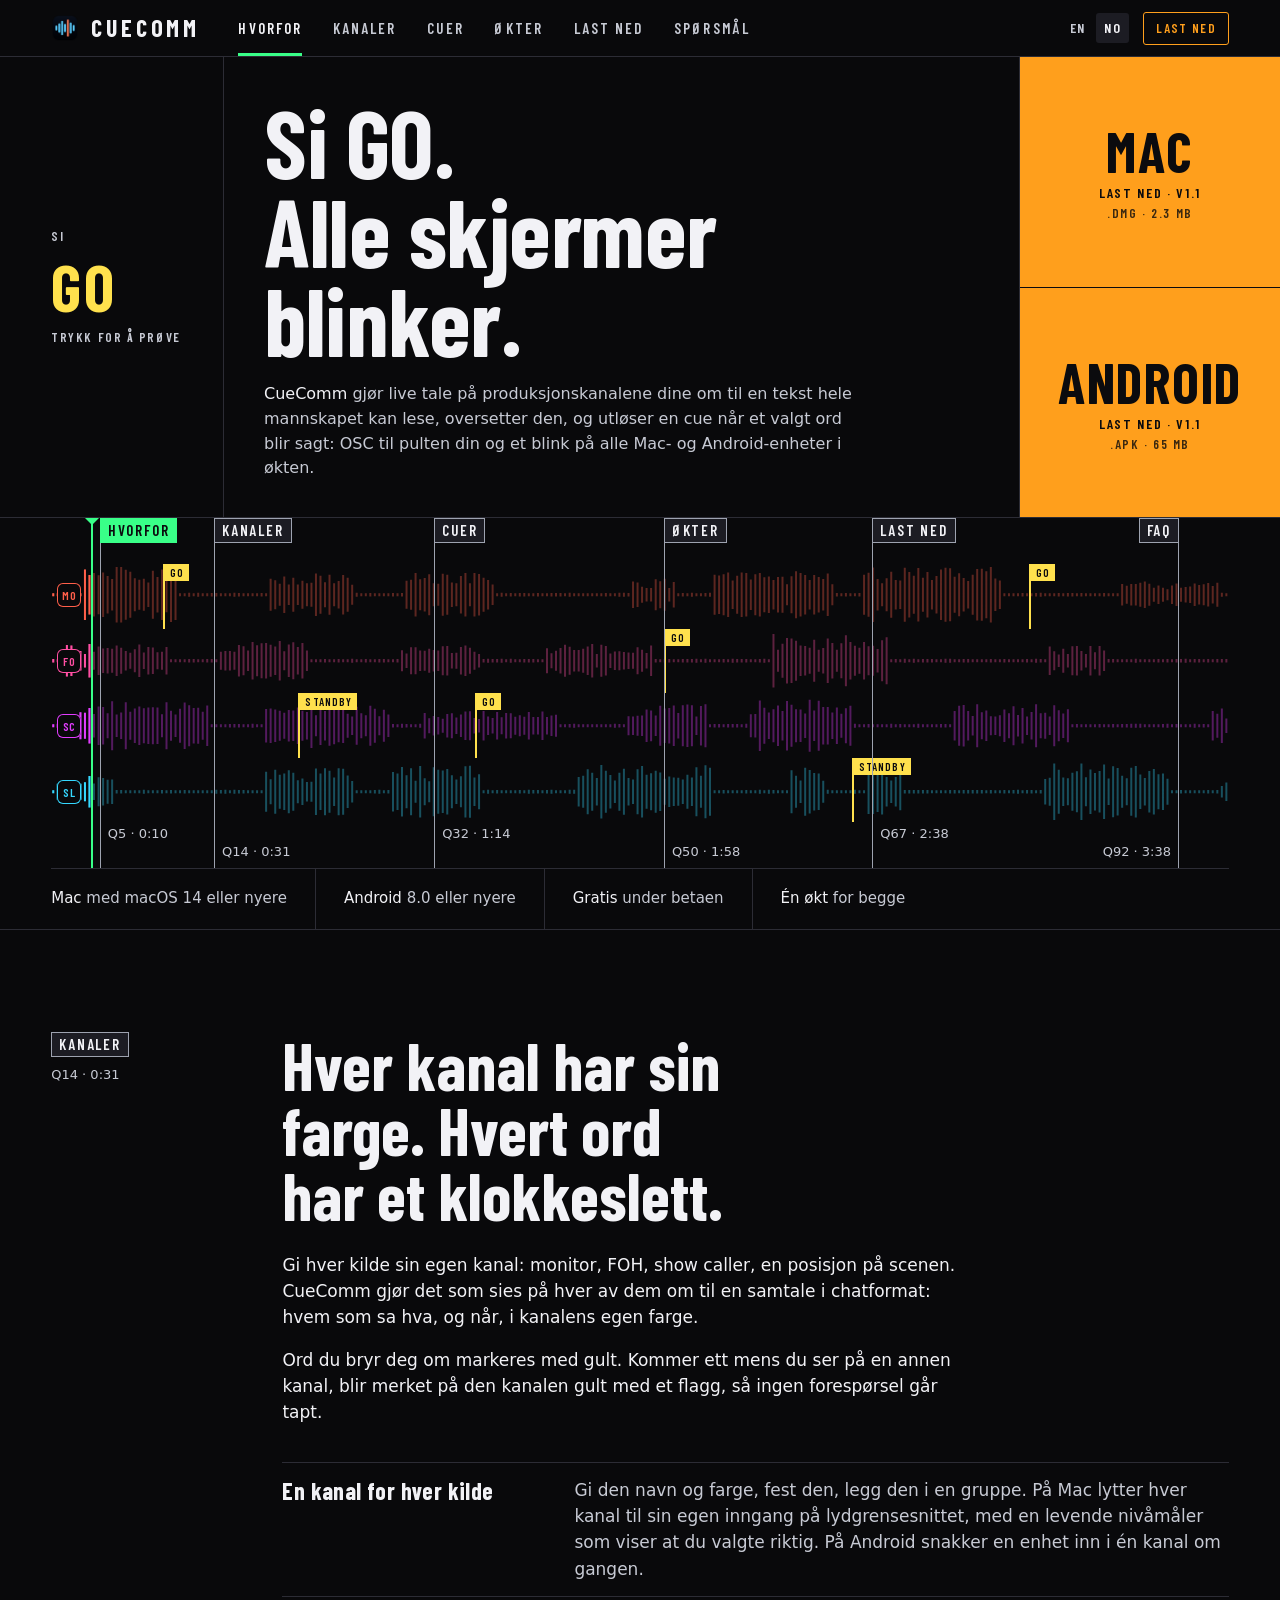
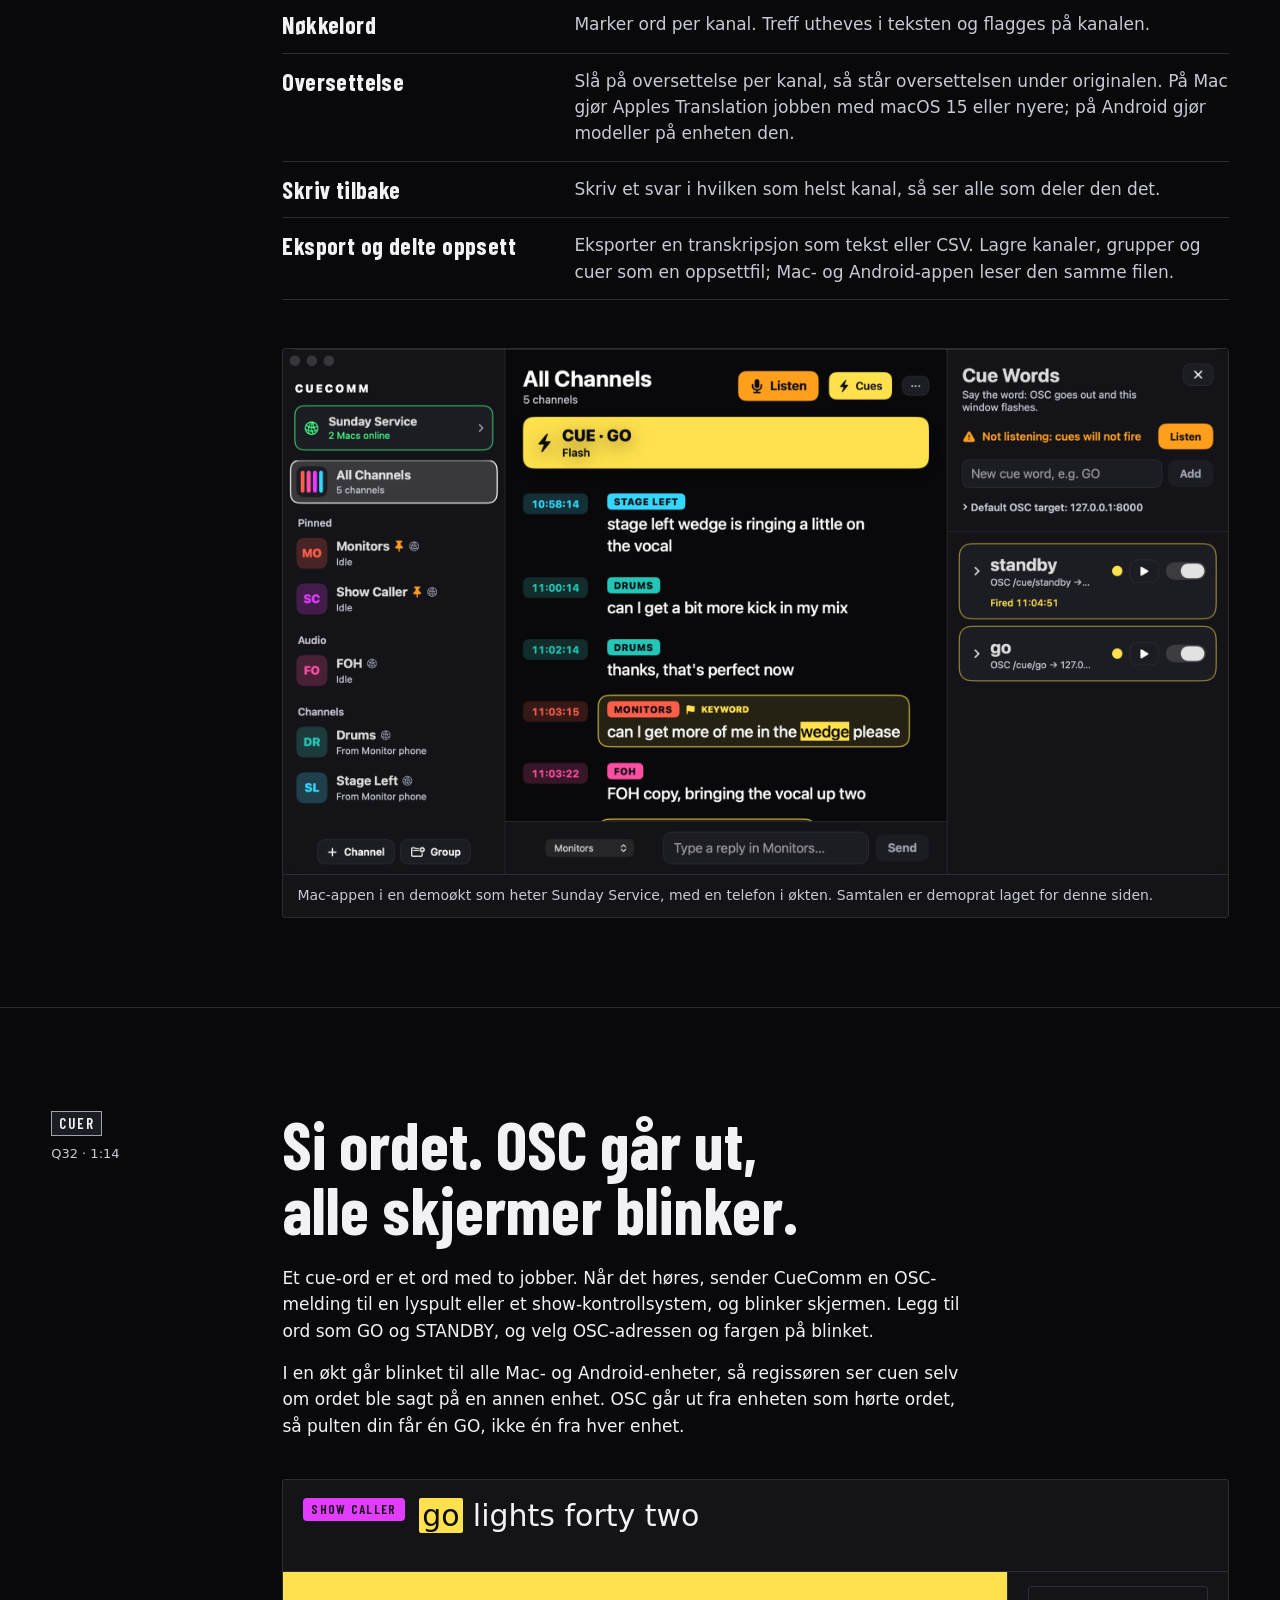
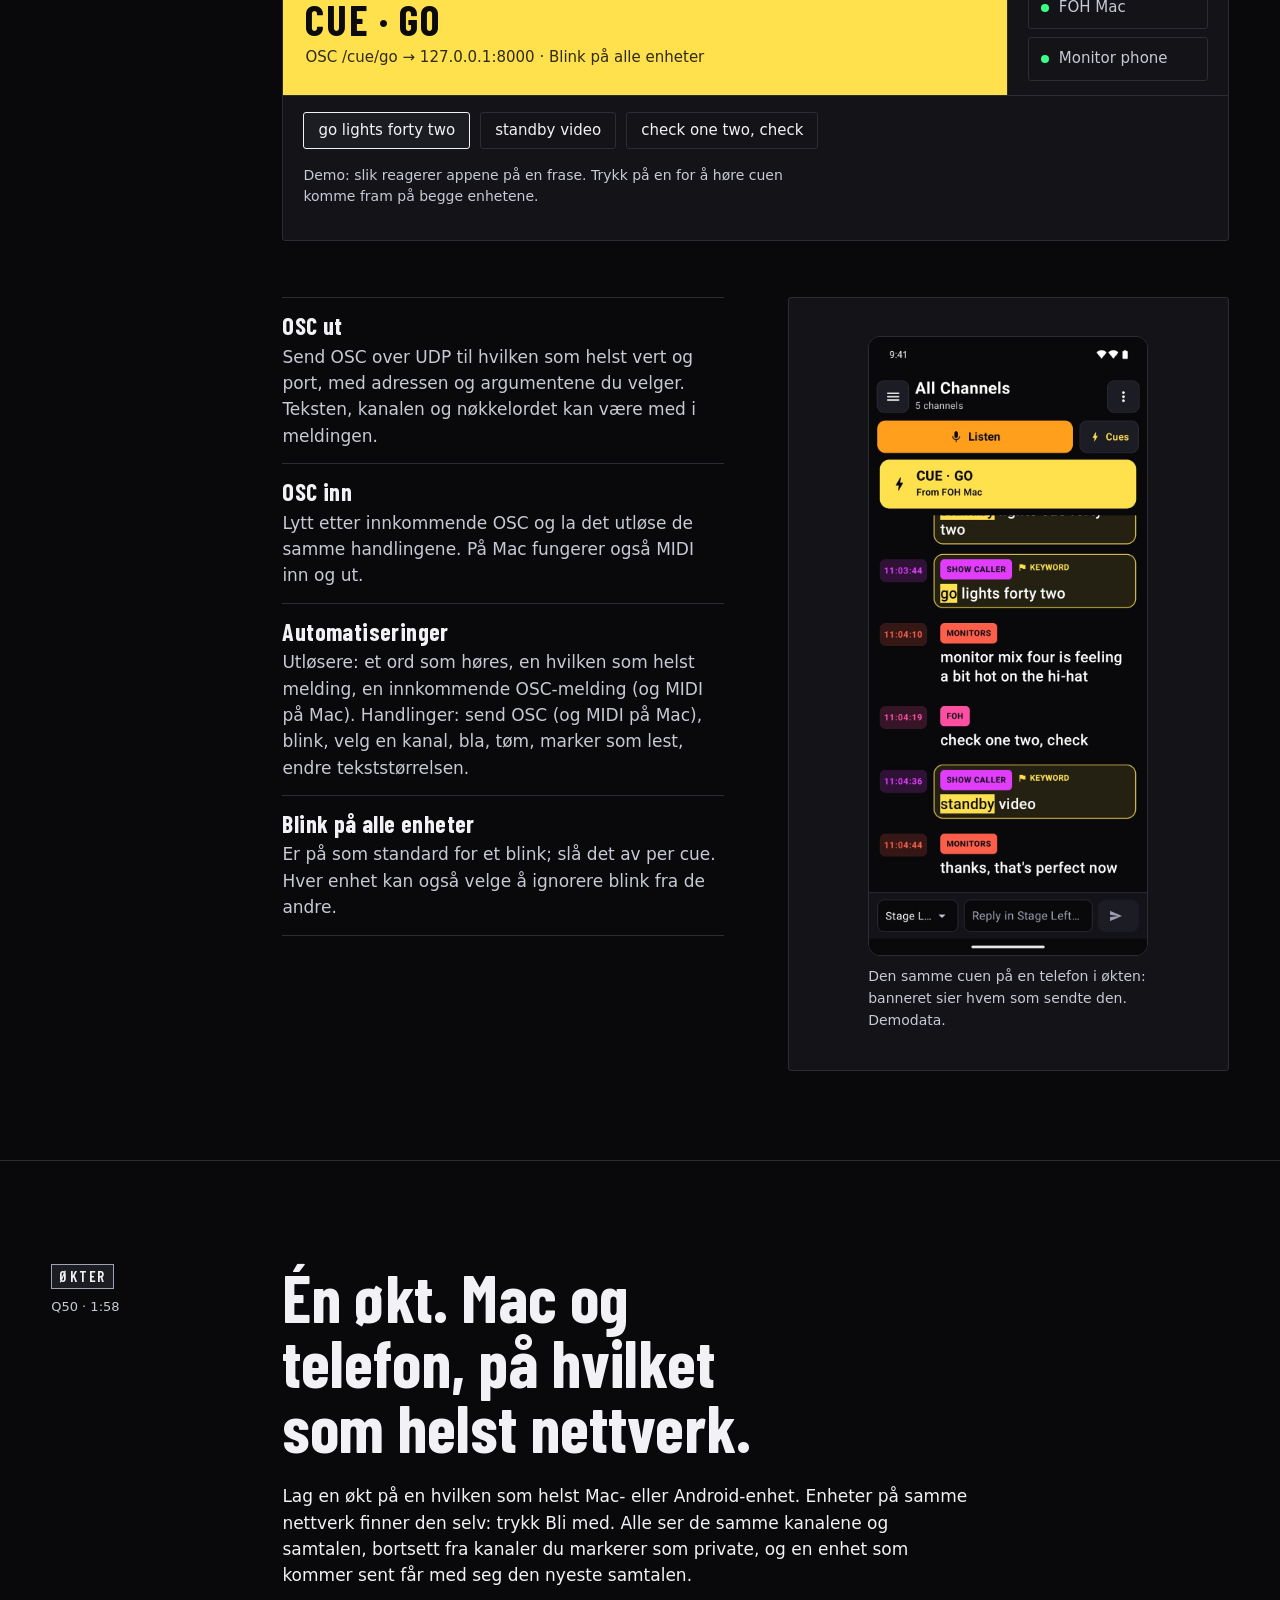
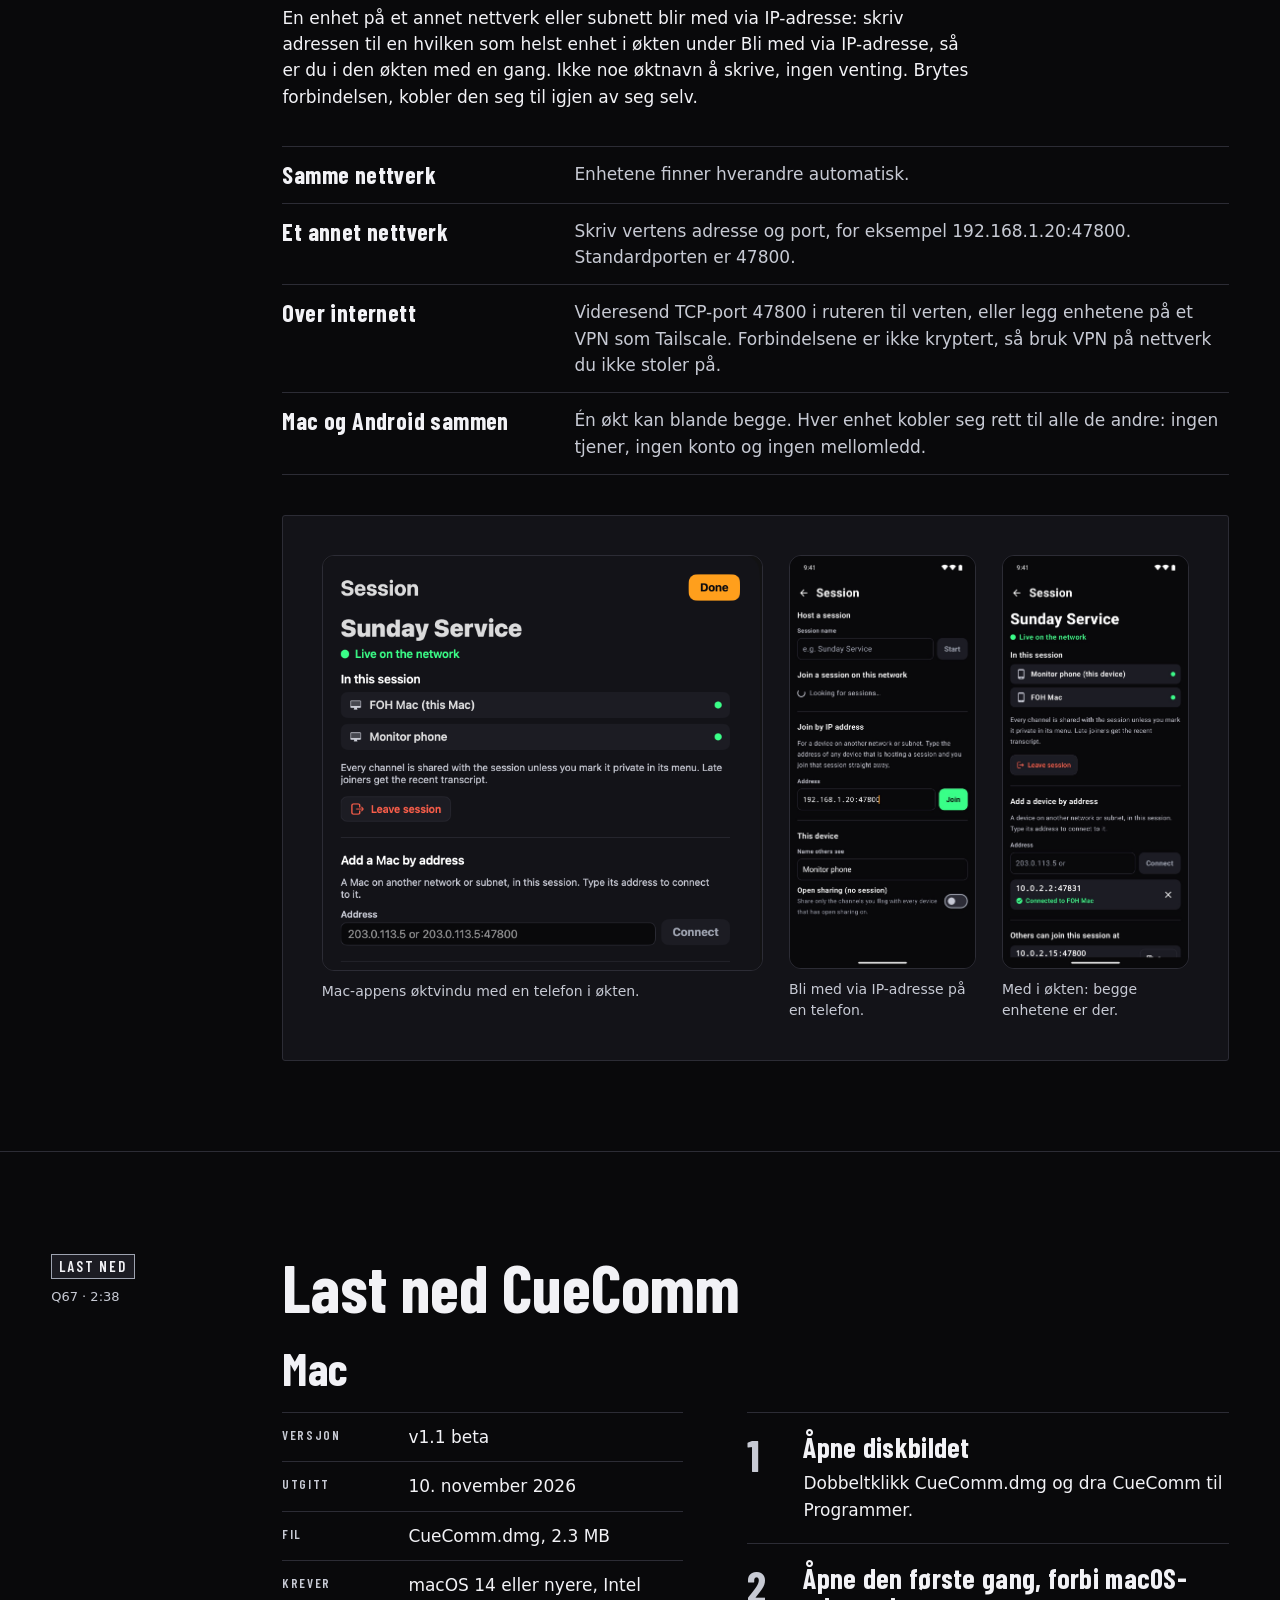
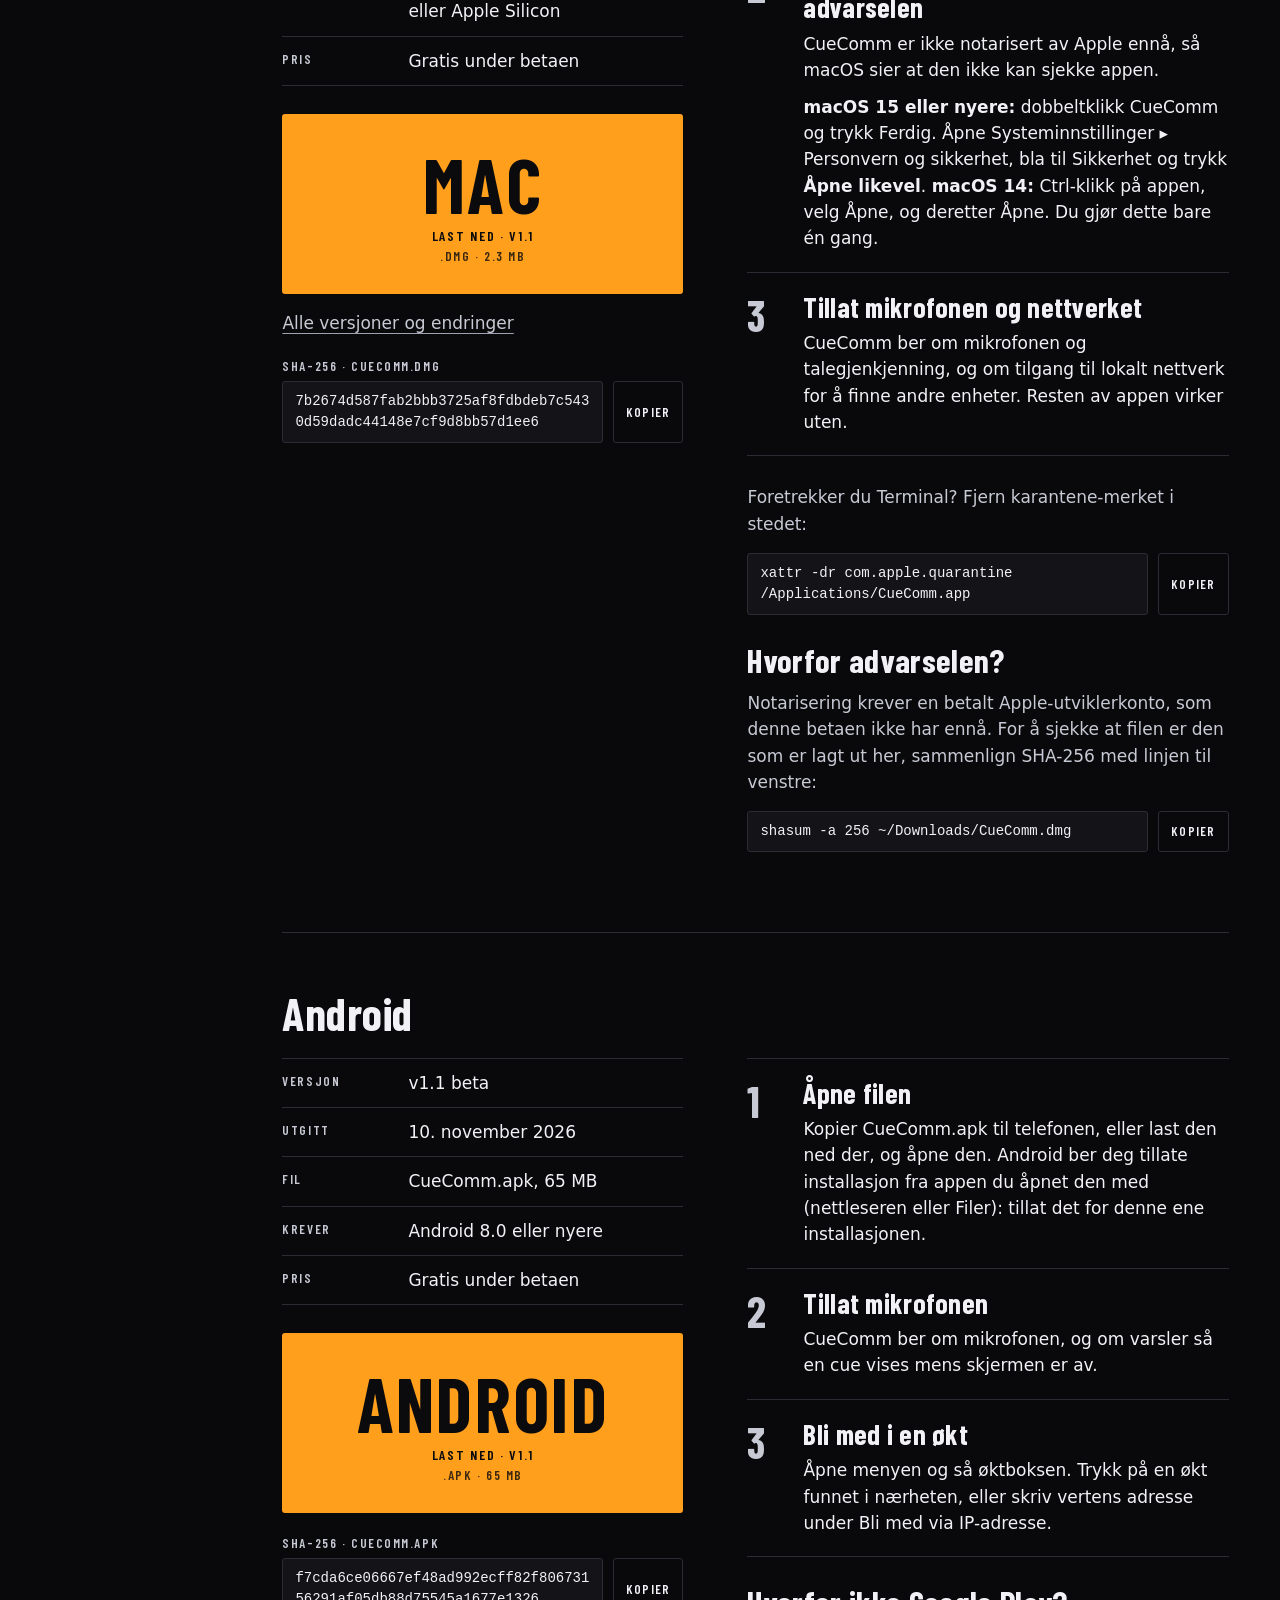
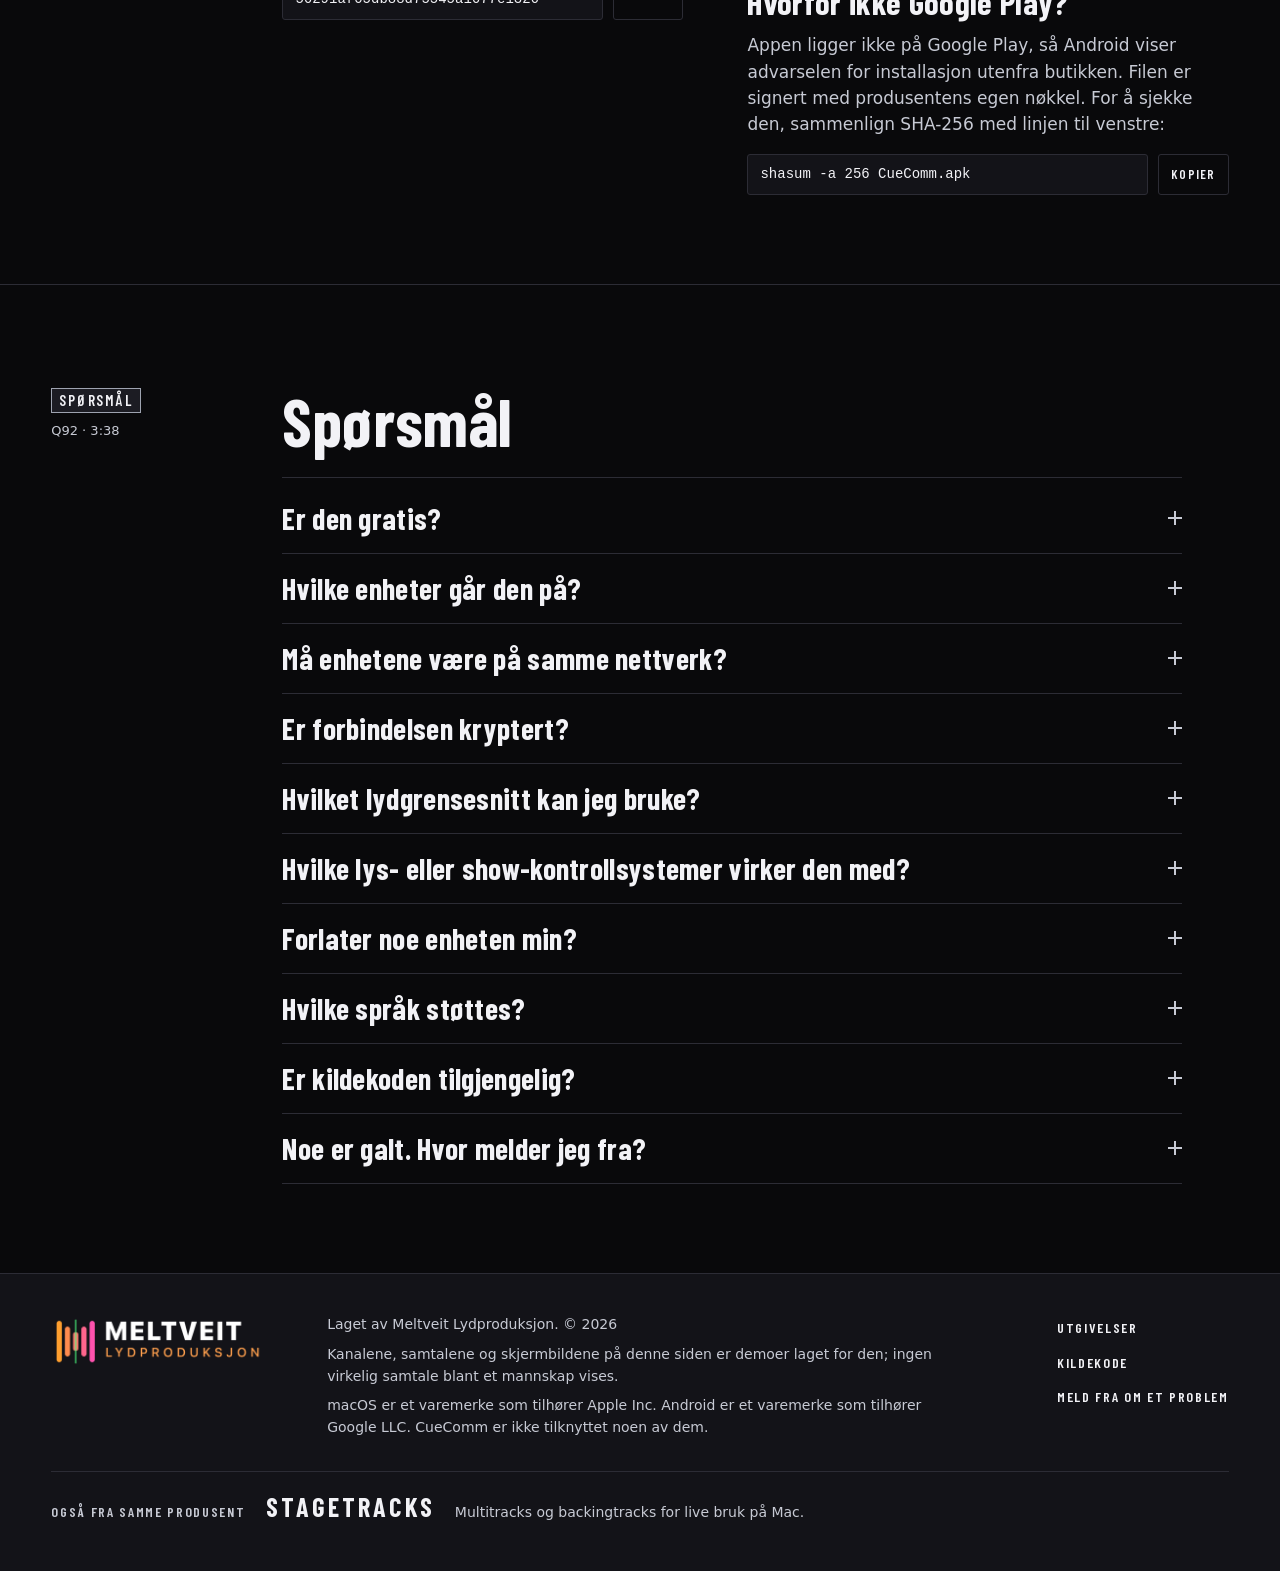
<file: docs/no/index.html>
<!doctype html>
<html lang="no">
<head>
<meta charset="utf-8">
<meta name="viewport" content="width=device-width, initial-scale=1">
<title>CueComm: mannskapsprat, oversettelse og cuer for Mac og Android</title>
<meta name="description" content="CueComm gjør live tale på produksjonskanalene dine om til tekst, oversetter den og utløser cuer: OSC til pulten din og et blink på alle Mac- og Android-enheter i økten. Gratis beta.">
<meta name="theme-color" content="#09090B">
<meta name="color-scheme" content="dark">
<link rel="canonical" href="https://the13thmoose.github.io/CueComm/no/"><link rel="alternate" hreflang="en" href="https://the13thmoose.github.io/CueComm/"><meta property="og:title" content="CueComm: mannskapsprat, oversettelse og cuer for Mac og Android"><meta property="og:description" content="CueComm gjør live tale på produksjonskanalene dine om til tekst, oversetter den og utløser cuer: OSC til pulten din og et blink på alle Mac- og Android-enheter i økten. Gratis beta."><meta property="og:type" content="website"><meta property="og:image" content="https://the13thmoose.github.io/CueComm/assets/img/og.png"><meta name="twitter:card" content="summary_large_image">
<link rel="icon" type="image/png" sizes="32x32" href="../assets/img/favicon-32.png">
<link rel="apple-touch-icon" href="../assets/img/apple-touch-icon.png">
<link rel="preload" href="../assets/fonts/barlow-condensed-700.woff2" as="font" type="font/woff2" crossorigin>
<link rel="stylesheet" href="../assets/site.css">
</head>
<body>
<a class="skip" href="#main">Hopp til innholdet</a>
<svg width="0" height="0" style="position:absolute" aria-hidden="true" focusable="false"><defs><path id="ld0" vector-effect="non-scaling-stroke" d="M2.3 28.5V31.5M6.9 28.5V31.5M11.5 28.5V31.5M16.2 28.5V31.5M20.8 28.5V31.5M25.4 28.5V31.5M30.0 28.5V31.5M34.6 5.4V54.6M39.2 10.7V49.3M43.8 8.7V51.3M48.5 11.0V49.0M53.1 8.4V51.6M57.7 11.7V48.3M62.3 14.6V45.4M66.9 2.9V57.1M71.5 2.9V57.1M76.2 5.5V54.5M80.8 7.6V52.4M85.4 14.0V46.0M90.0 15.4V44.6M94.6 14.4V45.6M99.2 18.0V42.0M103.8 6.7V53.3M108.5 12.6V47.4M113.1 5.4V54.6M117.7 12.9V47.1M122.3 3.5V56.5M126.9 5.4V54.6M131.5 28.5V31.5M136.2 28.5V31.5M140.8 28.1V31.9M145.4 28.5V31.5M150.0 28.1V31.9M154.6 28.5V31.5M159.2 28.5V31.5M163.8 28.4V31.6M168.5 28.2V31.8M173.1 28.5V31.5M177.7 28.5V31.5M182.3 28.5V31.5M186.9 28.1V31.9M191.5 28.3V31.7M196.2 28.5V31.5M200.8 28.5V31.5M205.4 28.5V31.5M210.0 28.5V31.5M214.6 28.2V31.8M219.2 28.5V31.5M223.8 14.5V45.5M228.5 15.9V44.1M233.1 19.2V40.8M237.7 12.3V47.7M242.3 19.9V40.1M246.9 13.4V46.6M251.5 20.1V39.9M256.2 16.3V43.7M260.8 18.9V41.1M265.4 18.2V41.8M270.0 9.3V50.7M274.6 11.4V48.6M279.2 17.7V42.3M283.8 10.4V49.6M288.5 18.9V41.1M293.1 16.6V43.4M297.7 10.8V49.2M302.3 13.5V46.5M306.9 20.3V39.7M311.5 28.1V31.9M316.2 28.5V31.5M320.8 28.5V31.5M325.4 28.3V31.7M330.0 28.5V31.5M334.6 28.5V31.5M339.2 28.5V31.5M343.8 28.5V31.5M348.5 28.4V31.6M353.1 28.5V31.5M357.7 28.4V31.6M362.3 16.4V43.6M366.9 15.3V44.7M371.5 8.7V51.3M376.2 14.9V45.1M380.8 13.7V46.3M385.4 9.9V50.1M390.0 18.9V41.1M394.6 19.2V40.8M399.2 9.4V50.6M403.8 10.5V49.5M408.5 18.0V42.0M413.1 18.8V41.2M417.7 11.6V48.4M422.3 8.9V51.1M426.9 18.7V41.3M431.5 8.8V51.2M436.2 9.7V50.3M440.8 13.4V46.6M445.4 15.7V44.3M450.0 19.9V40.1M454.6 28.5V31.5M459.2 28.1V31.9M463.8 28.5V31.5M468.5 28.3V31.7M473.1 28.5V31.5M477.7 28.2V31.8M482.3 28.4V31.6M486.9 28.5V31.5M491.5 28.5V31.5M496.2 28.3V31.7M500.8 28.5V31.5M505.4 28.5V31.5M510.0 28.4V31.6M514.6 28.2V31.8M519.2 28.4V31.6M523.8 28.5V31.5M528.5 28.1V31.9M533.1 28.5V31.5M537.7 28.5V31.5M542.3 28.5V31.5M546.9 28.5V31.5M551.5 28.5V31.5M556.2 28.5V31.5M560.8 28.5V31.5M565.4 28.4V31.6M570.0 28.5V31.5M574.6 28.5V31.5M579.2 28.1V31.9M583.8 28.1V31.9M588.5 28.4V31.6M593.1 17.0V43.0M597.7 18.0V42.0M602.3 22.3V37.7M606.9 23.3V36.7M611.5 23.4V36.6M616.2 14.9V45.1M620.8 16.9V43.1M625.4 14.4V45.6M630.0 23.4V36.6M634.6 17.5V42.5M639.2 28.5V31.5M643.8 28.3V31.7M648.5 28.5V31.5M653.1 28.1V31.9M657.7 28.5V31.5M662.3 28.5V31.5M666.9 28.3V31.7M671.5 28.1V31.9M676.2 10.6V49.4M680.8 11.1V48.9M685.4 9.9V50.1M690.0 8.2V51.8M694.6 16.0V44.0M699.2 11.4V48.6M703.8 8.4V51.6M708.5 8.8V51.2M713.1 15.1V44.9M717.7 9.9V50.1M722.3 8.9V51.1M726.9 12.9V47.1M731.5 12.2V47.8M736.2 15.5V44.5M740.8 12.8V47.2M745.4 12.4V47.6M750.0 19.7V40.3M754.6 12.0V48.0M759.2 7.1V52.9M763.8 8.7V51.3M768.5 10.8V49.2M773.1 15.5V44.5M777.7 10.7V49.3M782.3 12.8V47.2M786.9 14.7V45.3M791.5 9.2V50.8M796.2 19.7V40.3M800.8 28.3V31.7M805.4 28.5V31.5M810.0 28.4V31.6M814.6 28.5V31.5M819.2 28.5V31.5M823.8 28.3V31.7M828.5 10.5V49.5M833.1 8.6V51.4M837.7 3.5V56.5M842.3 14.6V45.4M846.9 18.7V41.3M851.5 13.8V46.2M856.2 7.5V52.5M860.8 15.5V44.5M865.4 16.0V44.0M870.0 3.7V56.3M874.6 7.8V52.2M879.2 11.5V48.5M883.8 3.9V56.1M888.5 13.4V46.6M893.1 7.7V52.3M897.7 15.5V44.5M902.3 11.6V48.4M906.9 5.4V54.6M911.5 3.6V56.4M916.2 4.1V55.9M920.8 12.4V47.6M925.4 9.1V50.9M930.0 13.6V46.4M934.6 16.6V43.4M939.2 10.6V49.4M943.8 4.9V55.1M948.5 4.7V55.3M953.1 7.0V53.0M957.7 3.0V57.0M962.3 14.2V45.8M966.9 16.0V44.0M971.5 28.5V31.5M976.2 28.5V31.5M980.8 28.5V31.5M985.4 28.5V31.5M990.0 28.4V31.6M994.6 28.5V31.5M999.2 28.5V31.5M1003.8 28.2V31.8M1008.5 28.1V31.9M1013.1 28.5V31.5M1017.7 28.5V31.5M1022.3 28.5V31.5M1026.9 28.2V31.8M1031.5 28.5V31.5M1036.2 28.3V31.7M1040.8 28.4V31.6M1045.4 28.5V31.5M1050.0 28.2V31.8M1054.6 28.5V31.5M1059.2 28.5V31.5M1063.8 28.5V31.5M1068.5 28.5V31.5M1073.1 28.2V31.8M1077.7 28.5V31.5M1082.3 28.5V31.5M1086.9 28.5V31.5M1091.5 19.6V40.4M1096.2 21.1V38.9M1100.8 19.6V40.4M1105.4 19.4V40.6M1110.0 18.2V41.8M1114.6 17.0V43.0M1119.2 19.2V40.8M1123.8 23.1V36.9M1128.5 20.9V39.1M1133.1 23.2V36.8M1137.7 24.6V35.4M1142.3 20.9V39.1M1146.9 19.0V41.0M1151.5 23.2V36.8M1156.2 22.5V37.5M1160.8 21.9V38.1M1165.4 19.1V40.9M1170.0 20.5V39.5M1174.6 19.7V40.3M1179.2 18.6V41.4M1183.8 21.5V38.5M1188.5 18.3V41.7M1193.1 28.1V31.9M1197.7 28.5V31.5"/><path id="ls0" vector-effect="non-scaling-stroke" d="M6.7 19.1V40.9M20.0 12.9V47.1M33.3 20.8V39.2M46.7 20.7V39.3M60.0 28.4V31.6M73.3 28.5V31.5M86.7 28.1V31.9M100.0 28.2V31.8M113.3 28.5V31.5M126.7 28.5V31.5M140.0 28.2V31.8M153.3 28.1V31.9M166.7 28.5V31.5M180.0 19.5V40.5M193.3 18.5V41.5M206.7 20.1V39.9M220.0 23.3V36.7M233.3 28.2V31.8M246.7 28.3V31.7M260.0 28.5V31.5M273.3 28.4V31.6M286.7 23.0V37.0M300.0 24.4V35.6M313.3 22.1V37.9M326.7 22.1V37.9M340.0 21.6V38.4M353.3 19.6V40.4M366.7 18.1V41.9M380.0 17.2V42.8M393.3 17.0V43.0M406.7 28.1V31.9M420.0 28.2V31.8M433.3 28.5V31.5M446.7 28.5V31.5M460.0 28.4V31.6M473.3 28.5V31.5M486.7 28.3V31.7M500.0 28.5V31.5M513.3 28.5V31.5M526.7 28.1V31.9M540.0 20.1V39.9M553.3 19.4V40.6M566.7 24.1V35.9M580.0 21.7V38.3M593.3 17.7V42.3M606.7 19.8V40.2M620.0 17.1V42.9M633.3 23.3V36.7M646.7 28.5V31.5M660.0 28.2V31.8M673.3 28.5V31.5M686.7 28.2V31.8M700.0 28.4V31.6M713.3 28.5V31.5M726.7 28.5V31.5M740.0 12.3V47.7M753.3 21.5V38.5M766.7 20.7V39.3M780.0 19.2V40.8M793.3 15.2V44.8M806.7 13.6V46.4M820.0 17.7V42.3M833.3 28.5V31.5M846.7 28.2V31.8M860.0 28.5V31.5M873.3 28.5V31.5M886.7 28.4V31.6M900.0 28.4V31.6M913.3 28.5V31.5M926.7 28.5V31.5M940.0 28.5V31.5M953.3 28.3V31.7M966.7 28.3V31.7M980.0 28.1V31.9M993.3 20.6V39.4M1006.7 24.0V36.0M1020.0 20.7V39.3M1033.3 19.2V40.8M1046.7 28.5V31.5M1060.0 28.5V31.5M1073.3 28.5V31.5M1086.7 28.5V31.5M1100.0 28.5V31.5M1113.3 28.5V31.5M1126.7 28.5V31.5M1140.0 28.2V31.8M1153.3 28.5V31.5M1166.7 28.4V31.6M1180.0 28.5V31.5M1193.3 28.5V31.5"/><path id="ld1" vector-effect="non-scaling-stroke" d="M2.3 28.4V31.6M6.9 28.5V31.5M11.5 28.3V31.7M16.2 14.7V45.3M20.8 15.1V44.9M25.4 21.2V38.8M30.0 20.4V39.6M34.6 23.3V36.7M39.2 13.7V46.3M43.8 21.2V38.8M48.5 16.2V43.8M53.1 18.1V41.9M57.7 17.5V42.5M62.3 18.2V41.8M66.9 15.2V44.8M71.5 17.4V42.6M76.2 20.4V39.6M80.8 22.3V37.7M85.4 18.7V41.3M90.0 14.2V45.8M94.6 22.0V38.0M99.2 16.6V43.4M103.8 17.1V42.9M108.5 21.8V38.2M113.1 21.3V38.7M117.7 16.6V43.4M122.3 28.5V31.5M126.9 28.5V31.5M131.5 28.5V31.5M136.2 28.5V31.5M140.8 28.3V31.7M145.4 28.4V31.6M150.0 28.5V31.5M154.6 28.5V31.5M159.2 28.2V31.8M163.8 28.2V31.8M168.5 28.5V31.5M173.1 21.2V38.8M177.7 20.5V39.5M182.3 20.5V39.5M186.9 21.3V38.7M191.5 14.7V45.3M196.2 15.9V44.1M200.8 19.9V40.1M205.4 11.7V48.3M210.0 14.9V45.1M214.6 13.0V47.0M219.2 12.7V47.3M223.8 14.3V45.7M228.5 16.1V43.9M233.1 10.8V49.2M237.7 20.7V39.3M242.3 14.2V45.8M246.9 12.0V48.0M251.5 16.7V43.3M256.2 12.7V47.3M260.8 20.1V39.9M265.4 28.5V31.5M270.0 28.5V31.5M274.6 28.5V31.5M279.2 28.3V31.7M283.8 28.5V31.5M288.5 28.5V31.5M293.1 28.2V31.8M297.7 28.5V31.5M302.3 28.5V31.5M306.9 28.1V31.9M311.5 28.5V31.5M316.2 28.5V31.5M320.8 28.4V31.6M325.4 28.5V31.5M330.0 28.5V31.5M334.6 28.3V31.7M339.2 28.4V31.6M343.8 28.5V31.5M348.5 28.5V31.5M353.1 28.4V31.6M357.7 19.7V40.3M362.3 23.0V37.0M366.9 16.9V43.1M371.5 16.8V43.2M376.2 20.0V40.0M380.8 20.2V39.8M385.4 18.3V41.7M390.0 19.6V40.4M394.6 20.1V39.9M399.2 15.9V44.1M403.8 15.6V44.4M408.5 22.5V37.5M413.1 22.3V37.7M417.7 16.7V43.3M422.3 15.1V44.9M426.9 17.2V42.8M431.5 21.2V38.8M436.2 23.4V36.6M440.8 28.2V31.8M445.4 28.1V31.9M450.0 28.3V31.7M454.6 28.3V31.7M459.2 28.1V31.9M463.8 28.5V31.5M468.5 28.1V31.9M473.1 28.5V31.5M477.7 28.5V31.5M482.3 28.2V31.8M486.9 28.3V31.7M491.5 28.2V31.8M496.2 28.5V31.5M500.8 28.5V31.5M505.4 17.7V42.3M510.0 22.8V37.2M514.6 20.2V39.8M519.2 17.6V42.4M523.8 14.3V45.7M528.5 16.4V43.6M533.1 19.6V40.4M537.7 19.5V40.5M542.3 18.4V41.6M546.9 16.2V43.8M551.5 13.7V46.3M556.2 23.4V36.6M560.8 14.4V45.6M565.4 15.6V44.4M570.0 23.0V37.0M574.6 21.0V39.0M579.2 20.8V39.2M583.8 21.4V38.6M588.5 21.9V38.1M593.1 22.1V37.9M597.7 16.8V43.2M602.3 19.2V40.8M606.9 22.4V37.6M611.5 15.2V44.8M616.2 28.2V31.8M620.8 28.5V31.5M625.4 28.2V31.8M630.0 28.3V31.7M634.6 28.5V31.5M639.2 28.5V31.5M643.8 28.3V31.7M648.5 28.2V31.8M653.1 28.2V31.8M657.7 28.1V31.9M662.3 28.5V31.5M666.9 28.1V31.9M671.5 28.5V31.5M676.2 28.5V31.5M680.8 28.5V31.5M685.4 28.4V31.6M690.0 28.5V31.5M694.6 28.1V31.9M699.2 28.3V31.7M703.8 28.2V31.8M708.5 28.3V31.7M713.1 28.5V31.5M717.7 28.5V31.5M722.3 28.4V31.6M726.9 28.1V31.9M731.5 28.5V31.5M736.2 4.0V56.0M740.8 19.3V40.7M745.4 13.3V46.7M750.0 7.8V52.2M754.6 8.4V51.6M759.2 10.5V49.5M763.8 15.2V44.8M768.5 15.7V44.3M773.1 17.4V42.6M777.7 9.5V50.5M782.3 19.3V40.7M786.9 17.5V42.5M791.5 8.3V51.7M796.2 12.6V47.4M800.8 19.3V40.7M805.4 12.9V47.1M810.0 5.1V54.9M814.6 11.6V48.4M819.2 15.4V44.6M823.8 17.4V42.6M828.5 11.7V48.3M833.1 15.8V44.2M837.7 15.3V44.7M842.3 18.6V41.4M846.9 10.1V49.9M851.5 7.1V52.9M856.2 28.5V31.5M860.8 28.4V31.6M865.4 28.5V31.5M870.0 28.1V31.9M874.6 28.5V31.5M879.2 28.1V31.9M883.8 28.5V31.5M888.5 28.4V31.6M893.1 28.2V31.8M897.7 28.4V31.6M902.3 28.5V31.5M906.9 28.5V31.5M911.5 28.1V31.9M916.2 28.1V31.9M920.8 28.5V31.5M925.4 28.5V31.5M930.0 28.2V31.8M934.6 28.2V31.8M939.2 28.5V31.5M943.8 28.5V31.5M948.5 28.5V31.5M953.1 28.5V31.5M957.7 28.3V31.7M962.3 28.5V31.5M966.9 28.5V31.5M971.5 28.3V31.7M976.2 28.5V31.5M980.8 28.5V31.5M985.4 28.5V31.5M990.0 28.5V31.5M994.6 28.2V31.8M999.2 28.5V31.5M1003.8 28.1V31.9M1008.5 28.3V31.7M1013.1 28.5V31.5M1017.7 16.2V43.8M1022.3 20.8V39.2M1026.9 23.8V36.2M1031.5 18.3V41.7M1036.2 23.5V36.5M1040.8 15.9V44.1M1045.4 15.5V44.5M1050.0 20.6V39.4M1054.6 23.3V36.7M1059.2 15.6V44.4M1063.8 21.8V38.2M1068.5 15.5V44.5M1073.1 19.9V40.1M1077.7 28.2V31.8M1082.3 28.2V31.8M1086.9 28.5V31.5M1091.5 28.5V31.5M1096.2 28.5V31.5M1100.8 28.5V31.5M1105.4 28.1V31.9M1110.0 28.5V31.5M1114.6 28.5V31.5M1119.2 28.5V31.5M1123.8 28.5V31.5M1128.5 28.2V31.8M1133.1 28.5V31.5M1137.7 28.4V31.6M1142.3 28.5V31.5M1146.9 28.2V31.8M1151.5 28.2V31.8M1156.2 28.1V31.9M1160.8 28.5V31.5M1165.4 28.3V31.7M1170.0 28.3V31.7M1174.6 28.5V31.5M1179.2 28.3V31.7M1183.8 28.5V31.5M1188.5 28.4V31.6M1193.1 28.2V31.8M1197.7 28.2V31.8"/><path id="ls1" vector-effect="non-scaling-stroke" d="M6.7 28.5V31.5M20.0 28.5V31.5M33.3 10.6V49.4M46.7 6.2V53.8M60.0 10.2V49.8M73.3 15.8V44.2M86.7 7.1V52.9M100.0 13.5V46.5M113.3 4.1V55.9M126.7 16.1V43.9M140.0 9.0V51.0M153.3 12.5V47.5M166.7 28.1V31.9M180.0 28.5V31.5M193.3 28.2V31.8M206.7 28.5V31.5M220.0 28.5V31.5M233.3 28.5V31.5M246.7 28.5V31.5M260.0 28.1V31.9M273.3 28.1V31.9M286.7 28.1V31.9M300.0 28.4V31.6M313.3 28.5V31.5M326.7 11.5V48.5M340.0 9.3V50.7M353.3 14.8V45.2M366.7 4.0V56.0M380.0 18.2V41.8M393.3 15.8V44.2M406.7 16.3V43.7M420.0 16.9V43.1M433.3 18.5V41.5M446.7 28.5V31.5M460.0 28.5V31.5M473.3 15.6V44.4M486.7 19.1V40.9M500.0 18.4V41.6M513.3 20.9V39.1M526.7 22.5V37.5M540.0 19.0V41.0M553.3 17.5V42.5M566.7 23.3V36.7M580.0 28.4V31.6M593.3 28.5V31.5M606.7 28.3V31.7M620.0 28.5V31.5M633.3 28.5V31.5M646.7 28.5V31.5M660.0 28.2V31.8M673.3 28.5V31.5M686.7 28.5V31.5M700.0 28.1V31.9M713.3 18.4V41.6M726.7 18.3V41.7M740.0 21.7V38.3M753.3 18.1V41.9M766.7 14.9V45.1M780.0 10.7V49.3M793.3 28.5V31.5M806.7 28.5V31.5M820.0 28.5V31.5M833.3 28.3V31.7M846.7 28.5V31.5M860.0 28.5V31.5M873.3 28.5V31.5M886.7 7.4V52.6M900.0 4.9V55.1M913.3 17.7V42.3M926.7 13.0V47.0M940.0 18.2V41.8M953.3 8.4V51.6M966.7 6.0V54.0M980.0 17.9V42.1M993.3 28.3V31.7M1006.7 28.5V31.5M1020.0 28.5V31.5M1033.3 28.4V31.6M1046.7 28.5V31.5M1060.0 28.4V31.6M1073.3 28.5V31.5M1086.7 28.5V31.5M1100.0 28.5V31.5M1113.3 28.5V31.5M1126.7 28.5V31.5M1140.0 28.5V31.5M1153.3 18.3V41.7M1166.7 10.7V49.3M1180.0 13.7V46.3M1193.3 13.7V46.3"/><path id="ld2" vector-effect="non-scaling-stroke" d="M2.3 28.5V31.5M6.9 28.1V31.9M11.5 28.4V31.6M16.2 28.5V31.5M20.8 28.4V31.6M25.4 28.5V31.5M30.0 16.8V43.2M34.6 17.2V42.8M39.2 12.6V47.4M43.8 18.6V41.4M48.5 11.1V48.9M53.1 11.8V48.2M57.7 17.8V42.2M62.3 6.2V53.8M66.9 19.1V40.9M71.5 17.1V42.9M76.2 7.1V52.9M80.8 16.3V43.7M85.4 13.2V46.8M90.0 11.1V48.9M94.6 13.0V47.0M99.2 12.1V47.9M103.8 11.9V48.1M108.5 12.3V47.7M113.1 18.8V41.2M117.7 7.1V52.9M122.3 15.4V44.6M126.9 19.0V41.0M131.5 13.4V46.6M136.2 7.2V52.8M140.8 10.0V50.0M145.4 12.7V47.3M150.0 12.4V47.6M154.6 16.3V43.7M159.2 10.2V49.8M163.8 28.5V31.5M168.5 28.5V31.5M173.1 28.5V31.5M177.7 28.5V31.5M182.3 28.3V31.7M186.9 28.2V31.8M191.5 28.3V31.7M196.2 28.5V31.5M200.8 28.5V31.5M205.4 28.1V31.9M210.0 28.5V31.5M214.6 28.5V31.5M219.2 13.7V46.3M223.8 13.1V46.9M228.5 14.1V45.9M233.1 15.3V44.7M237.7 17.2V42.8M242.3 14.7V45.3M246.9 15.2V44.8M251.5 12.2V47.8M256.2 15.3V44.7M260.8 16.5V43.5M265.4 8.2V51.8M270.0 19.8V40.2M274.6 11.3V48.7M279.2 15.7V44.3M283.8 10.6V49.4M288.5 11.9V48.1M293.1 13.8V46.2M297.7 13.2V46.8M302.3 18.2V41.8M306.9 21.0V39.0M311.5 11.4V48.6M316.2 17.8V42.2M320.8 19.8V40.2M325.4 10.5V49.5M330.0 13.4V46.6M334.6 20.8V39.2M339.2 14.4V45.6M343.8 19.1V40.9M348.5 28.2V31.8M353.1 28.5V31.5M357.7 28.1V31.9M362.3 28.4V31.6M366.9 28.5V31.5M371.5 28.5V31.5M376.2 28.1V31.9M380.8 17.6V42.4M385.4 22.6V37.4M390.0 20.6V39.4M394.6 21.5V38.5M399.2 23.1V36.9M403.8 18.6V41.4M408.5 17.7V42.3M413.1 22.0V38.0M417.7 19.0V41.0M422.3 16.2V43.8M426.9 15.9V44.1M431.5 22.4V37.6M436.2 23.3V36.7M440.8 15.7V44.3M445.4 21.0V39.0M450.0 22.5V37.5M454.6 16.7V43.3M459.2 21.6V38.4M463.8 17.5V42.5M468.5 17.7V42.3M473.1 21.3V38.7M477.7 19.8V40.2M482.3 21.3V38.7M486.9 16.7V43.3M491.5 21.4V38.6M496.2 21.5V38.5M500.8 16.2V43.8M505.4 21.5V38.5M510.0 20.0V40.0M514.6 19.3V40.7M519.2 28.5V31.5M523.8 28.5V31.5M528.5 28.3V31.7M533.1 28.1V31.9M537.7 28.5V31.5M542.3 28.5V31.5M546.9 28.5V31.5M551.5 28.5V31.5M556.2 28.5V31.5M560.8 28.5V31.5M565.4 28.5V31.5M570.0 28.5V31.5M574.6 28.1V31.9M579.2 28.3V31.7M583.8 28.5V31.5M588.5 20.7V39.3M593.1 20.9V39.1M597.7 20.3V39.7M602.3 19.9V40.1M606.9 14.2V45.8M611.5 15.0V45.0M616.2 19.9V40.1M620.8 10.4V49.6M625.4 13.1V46.9M630.0 12.6V47.4M634.6 10.2V49.8M639.2 17.6V42.4M643.8 10.1V49.9M648.5 9.2V50.8M653.1 10.1V49.9M657.7 21.0V39.0M662.3 10.8V49.2M666.9 9.1V50.9M671.5 28.5V31.5M676.2 28.2V31.8M680.8 28.2V31.8M685.4 28.5V31.5M690.0 28.3V31.7M694.6 28.3V31.7M699.2 28.3V31.7M703.8 28.5V31.5M708.5 28.1V31.9M713.1 18.7V41.3M717.7 18.5V41.5M722.3 5.3V54.7M726.9 12.5V47.5M731.5 17.1V42.9M736.2 13.8V46.2M740.8 10.3V49.7M745.4 15.7V44.3M750.0 5.8V54.2M754.6 9.5V50.5M759.2 13.9V46.1M763.8 14.2V45.8M768.5 18.0V42.0M773.1 4.7V55.3M777.7 15.1V44.9M782.3 5.5V54.5M786.9 11.6V48.4M791.5 11.6V48.4M796.2 17.1V42.9M800.8 12.1V47.9M805.4 18.3V41.7M810.0 13.0V47.0M814.6 10.4V49.6M819.2 28.1V31.9M823.8 28.5V31.5M828.5 28.5V31.5M833.1 28.2V31.8M837.7 28.5V31.5M842.3 28.5V31.5M846.9 28.5V31.5M851.5 28.5V31.5M856.2 28.1V31.9M860.8 28.5V31.5M865.4 28.2V31.8M870.0 28.5V31.5M874.6 28.5V31.5M879.2 28.5V31.5M883.8 28.1V31.9M888.5 28.5V31.5M893.1 28.5V31.5M897.7 28.5V31.5M902.3 28.5V31.5M906.9 28.3V31.7M911.5 28.3V31.7M916.2 28.5V31.5M920.8 15.7V44.3M925.4 10.5V49.5M930.0 9.8V50.2M934.6 15.5V44.5M939.2 20.6V39.4M943.8 9.0V51.0M948.5 16.8V43.2M953.1 15.1V44.9M957.7 20.7V39.3M962.3 21.0V39.0M966.9 19.8V40.2M971.5 14.2V45.8M976.2 17.9V42.1M980.8 10.9V49.1M985.4 19.4V40.6M990.0 12.8V47.2M994.6 21.0V39.0M999.2 16.6V43.4M1003.8 9.0V51.0M1008.5 17.9V42.1M1013.1 17.2V42.8M1017.7 20.9V39.1M1022.3 9.9V50.1M1026.9 14.9V45.1M1031.5 18.0V42.0M1036.2 14.0V46.0M1040.8 28.5V31.5M1045.4 28.2V31.8M1050.0 28.5V31.5M1054.6 28.5V31.5M1059.2 28.5V31.5M1063.8 28.5V31.5M1068.5 28.3V31.7M1073.1 28.5V31.5M1077.7 28.5V31.5M1082.3 28.4V31.6M1086.9 28.5V31.5M1091.5 28.4V31.6M1096.2 28.4V31.6M1100.8 28.1V31.9M1105.4 28.1V31.9M1110.0 28.1V31.9M1114.6 28.5V31.5M1119.2 28.5V31.5M1123.8 28.5V31.5M1128.5 28.5V31.5M1133.1 28.4V31.6M1137.7 28.1V31.9M1142.3 28.5V31.5M1146.9 28.2V31.8M1151.5 28.5V31.5M1156.2 28.5V31.5M1160.8 28.5V31.5M1165.4 28.1V31.9M1170.0 28.5V31.5M1174.6 28.3V31.7M1179.2 28.5V31.5M1183.8 15.5V44.5M1188.5 18.4V41.6M1193.1 13.1V46.9M1197.7 23.0V37.0"/><path id="ls2" vector-effect="non-scaling-stroke" d="M6.7 28.4V31.6M20.0 28.5V31.5M33.3 18.3V41.7M46.7 24.3V35.7M60.0 17.6V42.4M73.3 17.8V42.2M86.7 22.9V37.1M100.0 28.3V31.7M113.3 28.3V31.7M126.7 28.5V31.5M140.0 28.3V31.7M153.3 28.5V31.5M166.7 28.1V31.9M180.0 28.3V31.7M193.3 28.1V31.9M206.7 28.5V31.5M220.0 28.5V31.5M233.3 28.4V31.6M246.7 12.5V47.5M260.0 18.3V41.7M273.3 8.6V51.4M286.7 9.2V50.8M300.0 16.7V43.3M313.3 18.8V41.2M326.7 11.6V48.4M340.0 15.2V44.8M353.3 28.4V31.6M366.7 28.5V31.5M380.0 28.5V31.5M393.3 28.5V31.5M406.7 28.5V31.5M420.0 28.5V31.5M433.3 28.3V31.7M446.7 14.5V45.5M460.0 10.0V50.0M473.3 12.9V47.1M486.7 8.0V52.0M500.0 11.2V48.8M513.3 16.0V44.0M526.7 28.5V31.5M540.0 28.5V31.5M553.3 28.5V31.5M566.7 28.2V31.8M580.0 28.2V31.8M593.3 28.3V31.7M606.7 28.5V31.5M620.0 28.4V31.6M633.3 19.3V40.7M646.7 9.1V50.9M660.0 12.2V47.8M673.3 11.0V49.0M686.7 12.8V47.2M700.0 15.4V44.6M713.3 9.6V50.4M726.7 8.1V51.9M740.0 17.8V42.2M753.3 28.5V31.5M766.7 28.3V31.7M780.0 28.3V31.7M793.3 28.5V31.5M806.7 28.5V31.5M820.0 28.1V31.9M833.3 28.5V31.5M846.7 28.5V31.5M860.0 28.3V31.7M873.3 28.5V31.5M886.7 28.1V31.9M900.0 22.1V37.9M913.3 17.3V42.7M926.7 21.7V38.3M940.0 17.6V42.4M953.3 18.7V41.3M966.7 18.8V41.2M980.0 28.5V31.5M993.3 28.5V31.5M1006.7 28.5V31.5M1020.0 28.5V31.5M1033.3 19.2V40.8M1046.7 24.1V35.9M1060.0 22.7V37.3M1073.3 20.0V40.0M1086.7 23.3V36.7M1100.0 21.9V38.1M1113.3 22.7V37.3M1126.7 19.1V40.9M1140.0 28.5V31.5M1153.3 28.1V31.9M1166.7 28.4V31.6M1180.0 28.3V31.7M1193.3 28.5V31.5"/><path id="ld3" vector-effect="non-scaling-stroke" d="M2.3 28.5V31.5M6.9 22.1V37.9M11.5 23.4V36.6M16.2 23.1V36.9M20.8 23.3V36.7M25.4 20.2V39.8M30.0 22.1V37.9M34.6 20.7V39.3M39.2 14.7V45.3M43.8 22.0V38.0M48.5 15.8V44.2M53.1 16.5V43.5M57.7 18.2V41.8M62.3 18.1V41.9M66.9 28.3V31.7M71.5 28.4V31.6M76.2 28.5V31.5M80.8 28.5V31.5M85.4 28.5V31.5M90.0 28.5V31.5M94.6 28.1V31.9M99.2 28.5V31.5M103.8 28.5V31.5M108.5 28.5V31.5M113.1 28.2V31.8M117.7 28.5V31.5M122.3 28.3V31.7M126.9 28.5V31.5M131.5 28.5V31.5M136.2 28.4V31.6M140.8 28.5V31.5M145.4 28.5V31.5M150.0 28.5V31.5M154.6 28.5V31.5M159.2 28.5V31.5M163.8 28.5V31.5M168.5 28.1V31.9M173.1 28.3V31.7M177.7 28.1V31.9M182.3 28.5V31.5M186.9 28.1V31.9M191.5 28.2V31.8M196.2 28.4V31.6M200.8 28.5V31.5M205.4 28.5V31.5M210.0 28.5V31.5M214.6 28.5V31.5M219.2 10.4V49.6M223.8 17.9V42.1M228.5 8.6V51.4M233.1 13.4V46.6M237.7 12.1V47.9M242.3 9.0V51.0M246.9 11.5V48.5M251.5 18.7V41.3M256.2 17.1V42.9M260.8 20.6V39.4M265.4 20.2V39.8M270.0 7.2V52.8M274.6 12.3V47.7M279.2 7.0V53.0M283.8 9.6V50.4M288.5 16.2V43.8M293.1 7.0V53.0M297.7 7.6V52.4M302.3 14.2V45.8M306.9 19.4V40.6M311.5 28.5V31.5M316.2 28.5V31.5M320.8 28.5V31.5M325.4 28.5V31.5M330.0 28.3V31.7M334.6 28.1V31.9M339.2 28.5V31.5M343.8 28.2V31.8M348.5 10.7V49.3M353.1 12.3V47.7M357.7 5.8V54.2M362.3 13.9V46.1M366.9 7.1V52.9M371.5 19.2V40.8M376.2 4.9V55.1M380.8 16.9V43.1M385.4 19.7V40.3M390.0 6.2V53.8M394.6 8.6V51.4M399.2 9.3V50.7M403.8 7.9V52.1M408.5 13.9V46.1M413.1 18.0V42.0M417.7 14.8V45.2M422.3 5.0V55.0M426.9 4.6V55.4M431.5 16.2V43.8M436.2 12.9V47.1M440.8 28.5V31.5M445.4 28.1V31.9M450.0 28.5V31.5M454.6 28.2V31.8M459.2 28.5V31.5M463.8 28.5V31.5M468.5 28.5V31.5M473.1 28.5V31.5M477.7 28.2V31.8M482.3 28.5V31.5M486.9 28.1V31.9M491.5 28.2V31.8M496.2 28.3V31.7M500.8 28.5V31.5M505.4 28.4V31.6M510.0 28.1V31.9M514.6 28.5V31.5M519.2 28.5V31.5M523.8 28.5V31.5M528.5 28.1V31.9M533.1 28.1V31.9M537.7 15.5V44.5M542.3 14.4V45.6M546.9 8.1V51.9M551.5 11.4V48.6M556.2 16.5V43.5M560.8 3.9V56.1M565.4 9.6V50.4M570.0 13.7V46.3M574.6 19.1V40.9M579.2 11.4V48.6M583.8 7.6V52.4M588.5 16.6V43.4M593.1 18.1V41.9M597.7 8.0V52.0M602.3 4.9V55.1M606.9 13.5V46.5M611.5 12.0V48.0M616.2 9.4V50.6M620.8 11.2V48.8M625.4 17.4V42.6M630.0 15.1V44.9M634.6 16.2V43.8M639.2 16.3V43.7M643.8 18.1V41.9M648.5 13.3V46.7M653.1 16.0V44.0M657.7 6.0V54.0M662.3 14.4V45.6M666.9 4.2V55.8M671.5 6.6V53.4M676.2 28.5V31.5M680.8 28.5V31.5M685.4 28.4V31.6M690.0 28.5V31.5M694.6 28.5V31.5M699.2 28.5V31.5M703.8 28.5V31.5M708.5 28.3V31.7M713.1 28.5V31.5M717.7 28.5V31.5M722.3 28.1V31.9M726.9 28.5V31.5M731.5 28.1V31.9M736.2 28.3V31.7M740.8 28.5V31.5M745.4 28.5V31.5M750.0 28.5V31.5M754.6 9.0V51.0M759.2 14.3V45.7M763.8 19.1V40.9M768.5 6.6V53.4M773.1 8.8V51.2M777.7 11.6V48.4M782.3 12.2V47.8M786.9 19.3V40.7M791.5 28.1V31.9M796.2 28.5V31.5M800.8 28.5V31.5M805.4 28.5V31.5M810.0 28.5V31.5M814.6 28.5V31.5M819.2 28.1V31.9M823.8 28.5V31.5M828.5 28.5V31.5M833.1 8.3V51.7M837.7 8.3V51.7M842.3 10.3V49.7M846.9 7.7V52.3M851.5 15.6V44.4M856.2 19.1V40.9M860.8 15.6V44.4M865.4 12.0V48.0M870.0 28.2V31.8M874.6 28.3V31.7M879.2 28.4V31.6M883.8 28.4V31.6M888.5 28.4V31.6M893.1 28.4V31.6M897.7 28.5V31.5M902.3 28.5V31.5M906.9 28.5V31.5M911.5 28.5V31.5M916.2 28.4V31.6M920.8 28.2V31.8M925.4 28.5V31.5M930.0 28.3V31.7M934.6 28.4V31.6M939.2 28.3V31.7M943.8 28.2V31.8M948.5 28.3V31.7M953.1 28.5V31.5M957.7 28.4V31.6M962.3 28.5V31.5M966.9 28.5V31.5M971.5 28.3V31.7M976.2 28.5V31.5M980.8 28.4V31.6M985.4 28.1V31.9M990.0 28.5V31.5M994.6 28.2V31.8M999.2 28.3V31.7M1003.8 28.5V31.5M1008.5 28.3V31.7M1013.1 17.6V42.4M1017.7 16.3V43.7M1022.3 2.4V57.6M1026.9 8.6V51.4M1031.5 16.2V43.8M1036.2 16.8V43.2M1040.8 11.5V48.5M1045.4 9.9V50.1M1050.0 2.5V57.5M1054.6 15.8V44.2M1059.2 8.4V51.6M1063.8 11.6V48.4M1068.5 9.7V50.3M1073.1 3.3V56.7M1077.7 17.0V43.0M1082.3 5.1V54.9M1086.9 6.8V53.2M1091.5 14.5V45.5M1096.2 16.9V43.1M1100.8 6.5V53.5M1105.4 4.8V55.2M1110.0 13.2V46.8M1114.6 16.6V43.4M1119.2 9.7V50.3M1123.8 7.8V52.2M1128.5 13.0V47.0M1133.1 12.1V47.9M1137.7 17.2V42.8M1142.3 28.5V31.5M1146.9 28.5V31.5M1151.5 28.3V31.7M1156.2 28.5V31.5M1160.8 28.5V31.5M1165.4 28.5V31.5M1170.0 28.5V31.5M1174.6 28.5V31.5M1179.2 28.3V31.7M1183.8 28.5V31.5M1188.5 28.4V31.6M1193.1 24.3V35.7M1197.7 21.0V39.0"/><path id="ls3" vector-effect="non-scaling-stroke" d="M6.7 28.5V31.5M20.0 28.5V31.5M33.3 28.3V31.7M46.7 28.5V31.5M60.0 28.5V31.5M73.3 18.7V41.3M86.7 15.2V44.8M100.0 11.7V48.3M113.3 18.1V41.9M126.7 20.2V39.8M140.0 17.1V42.9M153.3 28.5V31.5M166.7 28.5V31.5M180.0 28.2V31.8M193.3 28.5V31.5M206.7 28.5V31.5M220.0 28.3V31.7M233.3 28.5V31.5M246.7 28.5V31.5M260.0 28.5V31.5M273.3 28.4V31.6M286.7 28.3V31.7M300.0 14.1V45.9M313.3 21.3V38.7M326.7 18.7V41.3M340.0 20.7V39.3M353.3 28.4V31.6M366.7 28.5V31.5M380.0 28.3V31.7M393.3 28.4V31.6M406.7 28.4V31.6M420.0 28.5V31.5M433.3 28.5V31.5M446.7 28.5V31.5M460.0 24.9V35.1M473.3 19.9V40.1M486.7 24.4V35.6M500.0 25.6V34.4M513.3 20.8V39.2M526.7 24.3V35.7M540.0 23.6V36.4M553.3 21.7V38.3M566.7 19.3V40.7M580.0 25.4V34.6M593.3 21.3V38.7M606.7 28.5V31.5M620.0 28.3V31.7M633.3 14.3V45.7M646.7 18.6V41.4M660.0 13.9V46.1M673.3 10.0V50.0M686.7 17.8V42.2M700.0 14.1V45.9M713.3 28.2V31.8M726.7 28.2V31.8M740.0 28.3V31.7M753.3 28.5V31.5M766.7 28.3V31.7M780.0 28.5V31.5M793.3 28.5V31.5M806.7 28.5V31.5M820.0 28.5V31.5M833.3 28.5V31.5M846.7 28.5V31.5M860.0 3.3V56.7M873.3 13.1V46.9M886.7 14.0V46.0M900.0 28.4V31.6M913.3 28.3V31.7M926.7 28.1V31.9M940.0 28.1V31.9M953.3 28.5V31.5M966.7 28.5V31.5M980.0 28.5V31.5M993.3 28.5V31.5M1006.7 10.0V50.0M1020.0 15.1V44.9M1033.3 4.3V55.7M1046.7 13.7V46.3M1060.0 4.4V55.6M1073.3 3.9V56.1M1086.7 8.2V51.8M1100.0 14.6V45.4M1113.3 18.1V41.9M1126.7 2.8V57.2M1140.0 28.1V31.9M1153.3 28.5V31.5M1166.7 28.5V31.5M1180.0 13.6V46.4M1193.3 19.0V41.0"/></defs></svg>
<header class="top"><div class="top-in"><a class="brand" href="../" aria-label="CueComm forside"><img src="../assets/img/favicon-64.png" alt="" width="28" height="28"><span>CUECOMM</span></a><div class="slot"><nav class="nav" aria-label="Seksjoner"><a href="#why">Hvorfor</a><a href="#channels">Kanaler</a><a href="#cues">Cuer</a><a href="#sessions">Økter</a><a href="#install">Last ned</a><a href="#faq">Spørsmål</a></nav><nav class="map mini" aria-label="Øktkart, gjeldende posisjon"><div class="lanes" aria-hidden="true"><div class="lane"><i class="lc">MO</i><svg class="r dense" viewBox="0 0 1200 60" preserveAspectRatio="none"><use href="#ld0"/></svg><svg class="r sparse" viewBox="0 0 1200 60" preserveAspectRatio="none"><use href="#ls0"/></svg><svg class="p dense" viewBox="0 0 1200 60" preserveAspectRatio="none"><use href="#ld0"/></svg><svg class="p sparse" viewBox="0 0 1200 60" preserveAspectRatio="none"><use href="#ls0"/></svg></div><div class="lane"><i class="lc">FO</i><svg class="r dense" viewBox="0 0 1200 60" preserveAspectRatio="none"><use href="#ld1"/></svg><svg class="r sparse" viewBox="0 0 1200 60" preserveAspectRatio="none"><use href="#ls1"/></svg><svg class="p dense" viewBox="0 0 1200 60" preserveAspectRatio="none"><use href="#ld1"/></svg><svg class="p sparse" viewBox="0 0 1200 60" preserveAspectRatio="none"><use href="#ls1"/></svg></div><div class="lane"><i class="lc">SC</i><svg class="r dense" viewBox="0 0 1200 60" preserveAspectRatio="none"><use href="#ld2"/></svg><svg class="r sparse" viewBox="0 0 1200 60" preserveAspectRatio="none"><use href="#ls2"/></svg><svg class="p dense" viewBox="0 0 1200 60" preserveAspectRatio="none"><use href="#ld2"/></svg><svg class="p sparse" viewBox="0 0 1200 60" preserveAspectRatio="none"><use href="#ls2"/></svg></div><div class="lane"><i class="lc">SL</i><svg class="r dense" viewBox="0 0 1200 60" preserveAspectRatio="none"><use href="#ld3"/></svg><svg class="r sparse" viewBox="0 0 1200 60" preserveAspectRatio="none"><use href="#ls3"/></svg><svg class="p dense" viewBox="0 0 1200 60" preserveAspectRatio="none"><use href="#ld3"/></svg><svg class="p sparse" viewBox="0 0 1200 60" preserveAspectRatio="none"><use href="#ls3"/></svg></div><b class="cf" data-q="GO" style="left:9.5%;top:0%;height:25%"></b><b class="cf" data-q="STANDBY" style="left:21%;top:50%;height:25%"></b><b class="cf" data-q="GO" style="left:36%;top:50%;height:25%"></b><b class="cf" data-q="GO" style="left:52%;top:25%;height:25%"></b><b class="cf" data-q="STANDBY" style="left:68%;top:75%;height:25%"></b><b class="cf" data-q="GO" style="left:83%;top:0%;height:25%"></b></div><a class="fl on" href="#why" data-f="why" title="Hvorfor" style="--f:3.5%"><em>Hvorfor</em><small data-bar="Q">Q4 · 0:07</small></a><a class="fl" href="#channels" data-f="channels" title="Kanaler" style="--f:14%"><em>Kanaler</em><small data-bar="Q">Q14 · 0:31</small></a><a class="fl" href="#cues" data-f="cues" title="Cuer" style="--f:30%"><em>Cuer</em><small data-bar="Q">Q29 · 1:07</small></a><a class="fl" href="#sessions" data-f="sessions" title="Økter" style="--f:52%"><em>Økter</em><small data-bar="Q">Q50 · 1:58</small></a><a class="fl" href="#install" data-f="install" title="Last ned" style="--f:74%"><em>Last ned</em><small data-bar="Q">Q71 · 2:48</small></a><a class="fl flip" href="#faq" data-f="faq" title="Spørsmål" style="--f:90%"><em>FAQ</em><small data-bar="Q">Q87 · 3:26</small></a><div class="ph"></div></nav></div><div class="tools"><div class="lang" role="group" aria-label="Språk"><a href="../" hreflang="en" lang="en">EN</a><a href="./" hreflang="no" lang="no" aria-current="true">NO</a></div><a class="btn dl-btn" href="#install">Last ned</a></div></div></header>
<div class="flash" aria-hidden="true"></div>
<div class="cuebar" role="status"><b></b><span></span></div>
<main id="main">
<section class="hero" id="why" data-part="why" aria-label="CueComm"><div class="call"><button class="nx" type="button" data-fire data-title="CUE · GO" data-detail="OSC /cue/go · Blink på alle enheter i økten" aria-label="Prøv selv: utløs en GO-cue. Siden blinker."><span class="lab">Si</span><span class="cue">GO</span><span class="lab">Trykk for å prøve</span></button><div class="mid"><h1>Si GO.<br>Alle skjermer blinker.</h1><p class="lead"><b>CueComm</b> gjør live tale på produksjonskanalene dine om til en tekst hele mannskapet kan lese, oversetter den, og utløser en cue når et valgt ord blir sagt: OSC til pulten din og et blink på alle Mac- og Android-enheter i økten.</p></div><div class="keys"><a class="key" href="https://github.com/The13ThMoose/CueComm/releases/latest/download/CueComm.dmg" data-os="mac"><b>MAC</b><span>Last ned · v1.1</span><span>.dmg · 2.3 MB</span></a><a class="key" href="https://github.com/The13ThMoose/CueComm/releases/latest/download/CueComm.apk" data-os="android"><b>ANDROID</b><span>Last ned · v1.1</span><span>.apk · 65 MB</span></a></div></div><nav class="map hero-map" aria-label="Øktkart"><div class="lanes" aria-hidden="true"><div class="lane"><i class="lc">MO</i><svg class="r dense" viewBox="0 0 1200 60" preserveAspectRatio="none"><use href="#ld0"/></svg><svg class="r sparse" viewBox="0 0 1200 60" preserveAspectRatio="none"><use href="#ls0"/></svg><svg class="p dense" viewBox="0 0 1200 60" preserveAspectRatio="none"><use href="#ld0"/></svg><svg class="p sparse" viewBox="0 0 1200 60" preserveAspectRatio="none"><use href="#ls0"/></svg></div><div class="lane"><i class="lc">FO</i><svg class="r dense" viewBox="0 0 1200 60" preserveAspectRatio="none"><use href="#ld1"/></svg><svg class="r sparse" viewBox="0 0 1200 60" preserveAspectRatio="none"><use href="#ls1"/></svg><svg class="p dense" viewBox="0 0 1200 60" preserveAspectRatio="none"><use href="#ld1"/></svg><svg class="p sparse" viewBox="0 0 1200 60" preserveAspectRatio="none"><use href="#ls1"/></svg></div><div class="lane"><i class="lc">SC</i><svg class="r dense" viewBox="0 0 1200 60" preserveAspectRatio="none"><use href="#ld2"/></svg><svg class="r sparse" viewBox="0 0 1200 60" preserveAspectRatio="none"><use href="#ls2"/></svg><svg class="p dense" viewBox="0 0 1200 60" preserveAspectRatio="none"><use href="#ld2"/></svg><svg class="p sparse" viewBox="0 0 1200 60" preserveAspectRatio="none"><use href="#ls2"/></svg></div><div class="lane"><i class="lc">SL</i><svg class="r dense" viewBox="0 0 1200 60" preserveAspectRatio="none"><use href="#ld3"/></svg><svg class="r sparse" viewBox="0 0 1200 60" preserveAspectRatio="none"><use href="#ls3"/></svg><svg class="p dense" viewBox="0 0 1200 60" preserveAspectRatio="none"><use href="#ld3"/></svg><svg class="p sparse" viewBox="0 0 1200 60" preserveAspectRatio="none"><use href="#ls3"/></svg></div><b class="cf" data-q="GO" style="left:9.5%;top:0%;height:25%"></b><b class="cf" data-q="STANDBY" style="left:21%;top:50%;height:25%"></b><b class="cf" data-q="GO" style="left:36%;top:50%;height:25%"></b><b class="cf" data-q="GO" style="left:52%;top:25%;height:25%"></b><b class="cf" data-q="STANDBY" style="left:68%;top:75%;height:25%"></b><b class="cf" data-q="GO" style="left:83%;top:0%;height:25%"></b></div><a class="fl on" href="#why" data-f="why" title="Hvorfor" style="--f:3.5%"><em>Hvorfor</em><small data-bar="Q">Q4 · 0:07</small></a><a class="fl" href="#channels" data-f="channels" title="Kanaler" style="--f:14%"><em>Kanaler</em><small data-bar="Q">Q14 · 0:31</small></a><a class="fl" href="#cues" data-f="cues" title="Cuer" style="--f:30%"><em>Cuer</em><small data-bar="Q">Q29 · 1:07</small></a><a class="fl" href="#sessions" data-f="sessions" title="Økter" style="--f:52%"><em>Økter</em><small data-bar="Q">Q50 · 1:58</small></a><a class="fl" href="#install" data-f="install" title="Last ned" style="--f:74%"><em>Last ned</em><small data-bar="Q">Q71 · 2:48</small></a><a class="fl flip" href="#faq" data-f="faq" title="Spørsmål" style="--f:90%"><em>FAQ</em><small data-bar="Q">Q87 · 3:26</small></a><div class="ph"></div></nav><ul class="reqs"><li><b>Mac</b> med macOS 14 eller nyere</li><li><b>Android</b> 8.0 eller nyere</li><li><b>Gratis</b> under betaen</li><li><b>Én økt</b> for begge</li></ul></section>
<section class="part" id="channels" data-part="channels" aria-labelledby="channels-h"><div class="in"><div class="gut"><span class="flag">Kanaler</span><span class="pos" data-bar="Q">Q14 · 0:31</span></div><div class="main"><h2 id="channels-h">Hver kanal har sin farge. Hvert ord har et klokkeslett.</h2><p>Gi hver kilde sin egen kanal: monitor, FOH, show caller, en posisjon på scenen. CueComm gjør det som sies på hver av dem om til en samtale i chatformat: hvem som sa hva, og når, i kanalens egen farge.</p><p>Ord du bryr deg om markeres med gult. Kommer ett mens du ser på en annen kanal, blir merket på den kanalen gult med et flagg, så ingen forespørsel går tapt.</p><dl class="rows"><div><dt>En kanal for hver kilde</dt><dd>Gi den navn og farge, fest den, legg den i en gruppe. På Mac lytter hver kanal til sin egen inngang på lydgrensesnittet, med en levende nivåmåler som viser at du valgte riktig. På Android snakker en enhet inn i én kanal om gangen.</dd></div><div><dt>Nøkkelord</dt><dd>Marker ord per kanal. Treff utheves i teksten og flagges på kanalen.</dd></div><div><dt>Oversettelse</dt><dd>Slå på oversettelse per kanal, så står oversettelsen under originalen. På Mac gjør Apples Translation jobben med macOS 15 eller nyere; på Android gjør modeller på enheten den.</dd></div><div><dt>Skriv tilbake</dt><dd>Skriv et svar i hvilken som helst kanal, så ser alle som deler den det.</dd></div><div><dt>Eksport og delte oppsett</dt><dd>Eksporter en transkripsjon som tekst eller CSV. Lagre kanaler, grupper og cuer som en oppsettfil; Mac- og Android-appen leser den samme filen.</dd></div></dl><figure class="shot"><div class="pan"><img src="../assets/img/app-mac.png" alt="CueComm Mac-appen i en økt: kanalene til venstre, teksten med nøkkelord markert med gult, et CUE · GO-banner øverst og panelet med cue-ord til høyre." width="2200" height="1224" loading="lazy" decoding="async"></div><figcaption>Mac-appen i en demoøkt som heter Sunday Service, med en telefon i økten. Samtalen er demoprat laget for denne siden.</figcaption></figure></div></div></section>
<section class="part" id="cues" data-part="cues" aria-labelledby="cues-h"><div class="in"><div class="gut"><span class="flag">Cuer</span><span class="pos" data-bar="Q">Q29 · 1:07</span></div><div class="main"><h2 id="cues-h">Si ordet. OSC går ut, alle skjermer blinker.</h2><p>Et cue-ord er et ord med to jobber. Når det høres, sender CueComm en OSC-melding til en lyspult eller et show-kontrollsystem, og blinker skjermen. Legg til ord som GO og STANDBY, og velg OSC-adressen og fargen på blinket.</p><p>I en økt går blinket til alle Mac- og Android-enheter, så regissøren ser cuen selv om ordet ble sagt på en annen enhet. OSC går ut fra enheten som hørte ordet, så pulten din får én GO, ikke én fra hver enhet.</p><div class="demo" data-demo data-cue-label="CUE" data-idle-title="INGEN CUE"><div class="heard"><span class="hue">Show Caller</span><q data-heard></q></div><div class="out"><div class="banner" data-state="idle" aria-live="polite"><div><span class="t">INGEN CUE</span><span class="d"></span></div></div><div class="devs"><div class="dev"><i></i>FOH Mac</div><div class="dev"><i></i>Monitor phone</div></div></div><div class="chips" role="group" aria-label="Show Caller"><button class="chip" type="button" aria-pressed="true" data-text="go lights forty two" data-hit="go" data-cue="go" data-detail="OSC /cue/go → 127.0.0.1:8000 · Blink på alle enheter">go lights forty two</button><button class="chip" type="button" aria-pressed="false" data-text="standby video" data-hit="standby" data-cue="standby" data-detail="OSC /cue/standby → 127.0.0.1:8000 · Blink på alle enheter">standby video</button><button class="chip" type="button" aria-pressed="false" data-text="check one two, check" data-hit="" data-cue="" data-detail="Ingen cue-ord i denne linjen, så ingenting utløses.">check one two, check</button></div><p class="demo-note">Demo: slik reagerer appene på en frase. Trykk på en for å høre cuen komme fram på begge enhetene.</p></div><div class="split"><div><dl class="rows" style="margin-top:0"><div><dt>OSC ut</dt><dd>Send OSC over UDP til hvilken som helst vert og port, med adressen og argumentene du velger. Teksten, kanalen og nøkkelordet kan være med i meldingen.</dd></div><div><dt>OSC inn</dt><dd>Lytt etter innkommende OSC og la det utløse de samme handlingene. På Mac fungerer også MIDI inn og ut.</dd></div><div><dt>Automatiseringer</dt><dd>Utløsere: et ord som høres, en hvilken som helst melding, en innkommende OSC-melding (og MIDI på Mac). Handlinger: send OSC (og MIDI på Mac), blink, velg en kanal, bla, tøm, marker som lest, endre tekststørrelsen.</dd></div><div><dt>Blink på alle enheter</dt><dd>Er på som standard for et blink; slå det av per cue. Hver enhet kan også velge å ignorere blink fra de andre.</dd></div></dl></div><div class="phones"><figure><img src="../assets/img/phone-cue.jpg" alt="CueComm på en Android-telefon: et gult CUE · GO-banner med teksten Fra FOH Mac over samtalen." width="750" height="1667" loading="lazy" decoding="async"><figcaption>Den samme cuen på en telefon i økten: banneret sier hvem som sendte den. Demodata.</figcaption></figure></div></div></div></div></section>
<section class="part" id="sessions" data-part="sessions" aria-labelledby="sessions-h"><div class="in"><div class="gut"><span class="flag">Økter</span><span class="pos" data-bar="Q">Q50 · 1:58</span></div><div class="main"><h2 id="sessions-h">Én økt. Mac og telefon, på hvilket som helst nettverk.</h2><p>Lag en økt på en hvilken som helst Mac- eller Android-enhet. Enheter på samme nettverk finner den selv: trykk Bli med. Alle ser de samme kanalene og samtalen, bortsett fra kanaler du markerer som private, og en enhet som kommer sent får med seg den nyeste samtalen.</p><p>En enhet på et annet nettverk eller subnett blir med via IP-adresse: skriv adressen til en hvilken som helst enhet i økten under Bli med via IP-adresse, så er du i den økten med en gang. Ikke noe øktnavn å skrive, ingen venting. Brytes forbindelsen, kobler den seg til igjen av seg selv.</p><dl class="rows"><div><dt>Samme nettverk</dt><dd>Enhetene finner hverandre automatisk.</dd></div><div><dt>Et annet nettverk</dt><dd>Skriv vertens adresse og port, for eksempel 192.168.1.20:47800. Standardporten er 47800.</dd></div><div><dt>Over internett</dt><dd>Videresend TCP-port 47800 i ruteren til verten, eller legg enhetene på et VPN som Tailscale. Forbindelsene er ikke kryptert, så bruk VPN på nettverk du ikke stoler på.</dd></div><div><dt>Mac og Android sammen</dt><dd>Én økt kan blande begge. Hver enhet kobler seg rett til alle de andre: ingen tjener, ingen konto og ingen mellomledd.</dd></div></dl><div class="phones trio"><figure style="flex:1.06 1 0"><img src="../assets/img/app-mac-session.png" alt="Øktvinduet i Mac-appen: Sunday Service er live med to enheter, og et adressefelt for å legge til en enhet på et annet nettverk." width="1240" height="1170" loading="lazy" decoding="async"><figcaption>Mac-appens øktvindu med en telefon i økten.</figcaption></figure><figure style="flex:.45 1 0"><img src="../assets/img/phone-join.jpg" alt="Android-skjermen for økter, med en økt funnet i nærheten og feltet Bli med via IP-adresse utfylt med en adresse." width="750" height="1667" loading="lazy" decoding="async"><figcaption>Bli med via IP-adresse på en telefon.</figcaption></figure><figure style="flex:.45 1 0"><img src="../assets/img/phone-live.jpg" alt="Android-skjermen for økter etter at telefonen ble med: Sunday Service er live med telefonen og en Mac, og adressen viser Tilkoblet FOH Mac." width="750" height="1667" loading="lazy" decoding="async"><figcaption>Med i økten: begge enhetene er der.</figcaption></figure></div></div></div></section>
<section class="part" id="install" data-part="install" aria-labelledby="install-h"><div class="in"><div class="gut"><span class="flag">Last ned</span><span class="pos" data-bar="Q">Q71 · 2:48</span></div><div class="main"><h2 id="install-h">Last ned CueComm</h2><div class="plat"><h3>Mac</h3><div><dl class="facts"><div><dt>Versjon</dt><dd>v1.1 beta</dd></div><div><dt>Utgitt</dt><dd>10. november 2026</dd></div><div><dt>Fil</dt><dd>CueComm.dmg, 2.3 MB</dd></div><div><dt>Krever</dt><dd>macOS 14 eller nyere, Intel eller Apple Silicon</dd></div><div><dt>Pris</dt><dd>Gratis under betaen</dd></div></dl><a class="key xl" href="https://github.com/The13ThMoose/CueComm/releases/latest/download/CueComm.dmg"><b>MAC</b><span>Last ned · v1.1</span><span>.dmg · 2.3 MB</span></a><p class="dim" style="margin-top:16px"><a href="https://github.com/The13ThMoose/CueComm/releases">Alle versjoner og endringer</a></p><div class="sha"><span class="lab">SHA-256 · CueComm.dmg</span><div class="code"><code id="sha-mac">7b2674d587fab2bbb3725af8fdbdeb7c5430d59dadc44148e7cf9d8bb57d1ee6</code><button class="btn" type="button" data-copy="sha-mac" data-done="Kopiert">Kopier</button></div></div></div><div><ol class="steps"><li><div><h3>Åpne diskbildet</h3><p>Dobbeltklikk CueComm.dmg og dra CueComm til Programmer.</p></div></li><li><div><h3>Åpne den første gang, forbi macOS-advarselen</h3><p>CueComm er ikke notarisert av Apple ennå, så macOS sier at den ikke kan sjekke appen.</p><p><b>macOS 15 eller nyere:</b> dobbeltklikk CueComm og trykk Ferdig. Åpne Systeminnstillinger ▸ Personvern og sikkerhet, bla til Sikkerhet og trykk <b>Åpne likevel</b>. <b>macOS 14:</b> Ctrl-klikk på appen, velg Åpne, og deretter Åpne. Du gjør dette bare én gang.</p></div></li><li><div><h3>Tillat mikrofonen og nettverket</h3><p>CueComm ber om mikrofonen og talegjenkjenning, og om tilgang til lokalt nettverk for å finne andre enheter. Resten av appen virker uten.</p></div></li></ol><div class="why"><p>Foretrekker du Terminal? Fjern karantene-merket i stedet:</p><div class="code"><code id="xattr">xattr -dr com.apple.quarantine /Applications/CueComm.app</code><button class="btn" type="button" data-copy="xattr" data-done="Kopiert">Kopier</button></div><h3 style="margin-top:28px">Hvorfor advarselen?</h3><p>Notarisering krever en betalt Apple-utviklerkonto, som denne betaen ikke har ennå. For å sjekke at filen er den som er lagt ut her, sammenlign SHA-256 med linjen til venstre:</p><div class="code"><code id="shacmd-mac">shasum -a 256 ~/Downloads/CueComm.dmg</code><button class="btn" type="button" data-copy="shacmd-mac" data-done="Kopiert">Kopier</button></div></div></div></div><div class="plat"><h3>Android</h3><div><dl class="facts"><div><dt>Versjon</dt><dd>v1.1 beta</dd></div><div><dt>Utgitt</dt><dd>10. november 2026</dd></div><div><dt>Fil</dt><dd>CueComm.apk, 65 MB</dd></div><div><dt>Krever</dt><dd>Android 8.0 eller nyere</dd></div><div><dt>Pris</dt><dd>Gratis under betaen</dd></div></dl><a class="key xl" href="https://github.com/The13ThMoose/CueComm/releases/latest/download/CueComm.apk"><b>ANDROID</b><span>Last ned · v1.1</span><span>.apk · 65 MB</span></a><div class="sha"><span class="lab">SHA-256 · CueComm.apk</span><div class="code"><code id="sha-and">f7cda6ce06667ef48ad992ecff82f80673156291af05db88d75545a1677e1326</code><button class="btn" type="button" data-copy="sha-and" data-done="Kopiert">Kopier</button></div></div></div><div><ol class="steps"><li><div><h3>Åpne filen</h3><p>Kopier CueComm.apk til telefonen, eller last den ned der, og åpne den. Android ber deg tillate installasjon fra appen du åpnet den med (nettleseren eller Filer): tillat det for denne ene installasjonen.</p></div></li><li><div><h3>Tillat mikrofonen</h3><p>CueComm ber om mikrofonen, og om varsler så en cue vises mens skjermen er av.</p></div></li><li><div><h3>Bli med i en økt</h3><p>Åpne menyen og så øktboksen. Trykk på en økt funnet i nærheten, eller skriv vertens adresse under Bli med via IP-adresse.</p></div></li></ol><div class="why"><h3>Hvorfor ikke Google Play?</h3><p>Appen ligger ikke på Google Play, så Android viser advarselen for installasjon utenfra butikken. Filen er signert med produsentens egen nøkkel. For å sjekke den, sammenlign SHA-256 med linjen til venstre:</p><div class="code"><code id="shacmd-and">shasum -a 256 CueComm.apk</code><button class="btn" type="button" data-copy="shacmd-and" data-done="Kopiert">Kopier</button></div></div></div></div></div></div></section>
<section class="part" id="faq" data-part="faq" aria-labelledby="faq-h"><div class="in"><div class="gut"><span class="flag">Spørsmål</span><span class="pos" data-bar="Q">Q87 · 3:26</span></div><div class="main"><h2 id="faq-h">Spørsmål</h2><div class="faq"><details><summary>Er den gratis?<i aria-hidden="true"></i></summary><div class="ans"><p>Ja, så lenge den er i beta. Hva som skjer etter betaen, kunngjøres her.</p></div></details><details><summary>Hvilke enheter går den på?<i aria-hidden="true"></i></summary><div class="ans"><p>Mac med macOS 14 eller nyere, Intel eller Apple Silicon, og Android-telefoner og -nettbrett med Android 8.0 eller nyere. Det finnes ingen versjon for iPhone eller iPad ennå. Dette er en beta: så langt er den testet på en Mac med Apple Silicon og i en Android 15-emulator, og ekte telefoner og Mac med Intel gjenstår.</p></div></details><details><summary>Må enhetene være på samme nettverk?<i aria-hidden="true"></i></summary><div class="ans"><p>Nei. På ett nettverk finner de hverandre. På ulike nettverk skriver én enhet IP-adressen til den andre og blir med i økten. Over internett trenger det en videresendt port eller et VPN.</p></div></details><details><summary>Er forbindelsen kryptert?<i aria-hidden="true"></i></summary><div class="ans"><p>Nei. Øktene bruker vanlig TCP, uten tjener imellom. På et nettverk du ikke stoler på, legg enhetene på et VPN som Tailscale.</p></div></details><details><summary>Hvilket lydgrensesnitt kan jeg bruke?<i aria-hidden="true"></i></summary><div class="ans"><p>På Mac, alle CoreAudio-grensesnitt: hver kanal lytter til sin egen inngang. På Android lytter en telefon gjennom én mikrofon om gangen, så den snakker inn i én kanal; en USB- eller Bluetooth-mikrofon som Android bruker som inngang virker som vanlig.</p></div></details><details><summary>Hvilke lys- eller show-kontrollsystemer virker den med?<i aria-hidden="true"></i></summary><div class="ans"><p>Alle systemer som tar imot OSC over UDP. Du velger vert, port, adresse og argumenter for hver cue.</p></div></details><details><summary>Forlater noe enheten min?<i aria-hidden="true"></i></summary><div class="ans"><p>Det finnes ingen CueComm-tjener og ingen konto. Samtaler og cuer går bare til de andre enhetene i økten din. På Mac er talegjenkjenningen satt til å kjøre på enheten der språket støtter det; du kan endre det per kanal. På Android foretrekker gjenkjenningen den frakoblede språkpakken; er den ikke installert, faller telefonen tilbake til Googles nettbaserte gjenkjenner, som sender lyd til Google. Språkpakker for oversettelse lastes ned én gang og kjører så på enheten.</p></div></details><details><summary>Hvilke språk støttes?<i aria-hidden="true"></i></summary><div class="ans"><p>Tale: språkene Macens eller telefonens egen talegjenkjenner støtter; du velger ett per kanal. Oversettelse: språkene Apples Translation (Mac) og oversetteren på enheten (Android) tilbyr. Selve appene er på engelsk; denne siden finnes på engelsk og norsk.</p></div></details><details><summary>Er kildekoden tilgjengelig?<i aria-hidden="true"></i></summary><div class="ans"><p>Ja, på GitHub. Ingen åpen kildekode-lisens er valgt ennå, så som standard kan du lese den, men ikke gjenbruke den.</p></div></details><details><summary>Noe er galt. Hvor melder jeg fra?<i aria-hidden="true"></i></summary><div class="ans"><p>Åpne en sak på <a href="https://github.com/The13ThMoose/CueComm/issues">GitHub</a>. Si hvilken macOS- eller Android-versjon du bruker og hva du gjorde.</p></div></details></div></div></div></section>
</main>
<footer class="foot"><div class="foot-in"><img src="../assets/img/meltveit-logo.png" alt="Meltveit Lydproduksjon" width="900" height="225" loading="lazy"><div><p>Laget av Meltveit Lydproduksjon. © 2026</p><p>Kanalene, samtalene og skjermbildene på denne siden er demoer laget for den; ingen virkelig samtale blant et mannskap vises.</p><p>macOS er et varemerke som tilhører Apple Inc. Android er et varemerke som tilhører Google LLC. CueComm er ikke tilknyttet noen av dem.</p></div><ul><li><a href="https://github.com/The13ThMoose/CueComm/releases">Utgivelser</a></li><li><a href="https://github.com/The13ThMoose/CueComm">Kildekode</a></li><li><a href="https://github.com/The13ThMoose/CueComm/issues">Meld fra om et problem</a></li></ul><div class="sibling"><span class="lab">Også fra samme produsent</span><a href="https://the13thmoose.github.io/Stagetracks/">STAGETRACKS</a><span>Multitracks og backingtracks for live bruk på Mac.</span></div></div></footer>
<script src="../assets/site.js" defer></script>
</body>
</html>
</file>
<file: docs/assets/site.css>
/* CueComm download site. A session on a page: matte black ground, a hue per channel, hairlines, 3 px corners.
   Orange only for the download keys, green only for "live", yellow only for cues. No shadow, glow or gradient.
   Same skeleton as the StageTracks site (call line, map as navigation, scroll as playhead). */

@font-face { font-family: "PB Display"; font-weight: 700; font-display: swap;
  src: local("DINCondensed-Bold"), local("DIN Condensed Bold"), local("DIN Condensed"), url("fonts/barlow-condensed-700.woff2") format("woff2"); }
@font-face { font-family: "PB Label"; font-weight: 600; font-display: swap;
  src: local("AvenirNextCondensed-DemiBold"), local("Avenir Next Condensed Demi Bold"), url("fonts/barlow-condensed-600.woff2") format("woff2"); }
@font-face { font-family: "PB Label"; font-weight: 500; font-display: swap;
  src: local("AvenirNextCondensed-Medium"), local("Avenir Next Condensed Medium"), url("fonts/barlow-condensed-500.woff2") format("woff2"); }

:root {
  --bg: #09090B; --rail: #131318; --lift: #1C1C23; --rule: #2C2C35;
  --ink: #F2F2F6; --dim: #C7CAD4; --ghost: #9EA3B0;
  --o: #FF9F1C; --on-o: #0B0B0E;
  --live: #39FF88; --on-live: #0B0B0E;
  --cue: #FFE14D; --on-cue: #0B0B0E;
  --c1: #FF5F4A; --c2: #FF4FA3; --c3: #E23DFF; --c4: #8F7BFF; --c5: #4D8DFF; --c6: #35D8FF; --c7: #22C7B8; --c8: #A8B4FF;
  --d: "PB Display", "DIN Condensed", "Barlow Condensed", "Arial Narrow", sans-serif;
  --l: "PB Label", "Avenir Next Condensed", "Barlow Condensed", "Arial Narrow", sans-serif;
  --b: -apple-system, BlinkMacSystemFont, "SF Pro Text", system-ui, "Segoe UI", Roboto, "Helvetica Neue", sans-serif;
  --m: ui-monospace, SFMono-Regular, Menlo, Consolas, monospace;
  --gut: clamp(16px, 4vw, 56px);
  --head: 56px;
  --radius: 3px;
}

*, *::before, *::after { box-sizing: border-box; }
html { background: var(--bg); color-scheme: dark; scroll-behavior: smooth; scroll-padding-top: calc(var(--head) + 28px); scrollbar-color: var(--rule) var(--bg); -webkit-text-size-adjust: 100%; }
body { margin: 0; background: var(--bg); color: var(--ink); font: 400 17px/1.55 var(--b); -webkit-font-smoothing: antialiased; overflow-x: hidden; }
::selection { background: #3A3A4A; color: var(--ink); }
img { max-width: 100%; height: auto; background: var(--rail); }
a { color: inherit; text-decoration-color: var(--ghost); text-underline-offset: .22em; text-decoration-thickness: 1px; }
a:hover { text-decoration-color: var(--ink); }
:focus-visible { outline: 2px solid var(--live); outline-offset: 3px; border-radius: var(--radius); }
.skip { position: absolute; left: var(--gut); top: -80px; z-index: 60; background: var(--ink); color: var(--bg); padding: 10px 14px; border-radius: var(--radius); font: 600 15px/1 var(--l); letter-spacing: .12em; text-transform: uppercase; text-decoration: none; }
.skip:focus { top: 8px; }
.lab { font: 600 13px/1 var(--l); letter-spacing: .12em; text-transform: uppercase; }
.tab { font-variant-numeric: tabular-nums; }
@media (prefers-reduced-motion: reduce) { html { scroll-behavior: auto; } * { transition-duration: .01ms !important; animation-duration: .01ms !important; } }

/* ---------- header ---------- */
.top { position: sticky; top: 0; z-index: 30; background: var(--bg); border-bottom: 1px solid var(--rule); }
.top-in { display: grid; grid-template-columns: auto minmax(0, 1fr) auto; align-items: center; gap: clamp(16px, 3vw, 40px); height: var(--head); padding: 0 var(--gut); }
.brand { display: flex; align-items: center; gap: 12px; font: 700 24px/1 var(--d); letter-spacing: .16em; text-decoration: none; color: var(--ink); white-space: nowrap; }
.brand img { width: 28px; height: 28px; border-radius: 6px; display: block; background: none; }
.slot { position: relative; height: var(--head); min-width: 0; }
.nav, .slot .mini { position: absolute; inset: 0; transition: opacity .25s, visibility 0s; }
.nav { display: flex; align-items: stretch; gap: clamp(16px, 2.4vw, 32px); }
.nav a { display: flex; align-items: center; font: 600 15px/1 var(--l); letter-spacing: .14em; text-transform: uppercase; color: var(--dim); text-decoration: none; border-bottom: 3px solid transparent; padding-top: 3px; }
.nav a:hover { color: var(--ink); }
.nav a[aria-current] { color: var(--ink); border-bottom-color: var(--live); }
.slot .mini { opacity: 0; visibility: hidden; }
body.scrolled .nav { opacity: 0; visibility: hidden; transition: opacity .25s, visibility 0s .25s; }
body.scrolled .slot .mini { opacity: 1; visibility: visible; }
.tools { display: flex; align-items: center; gap: 14px; }
.lang { display: flex; gap: 2px; font: 600 14px/1 var(--l); letter-spacing: .12em; }
.lang a { text-decoration: none; color: var(--dim); padding: 8px 8px; border-radius: var(--radius); }
.lang a:hover { color: var(--ink); }
.lang a[aria-current] { color: var(--ink); background: var(--lift); }
.btn { display: inline-flex; align-items: center; font: 600 13px/1 var(--l); letter-spacing: .1em; text-transform: uppercase; color: var(--ink); text-decoration: none; padding: 9px 12px; border: 1px solid var(--rule); border-radius: var(--radius); background: transparent; cursor: pointer; transition: background .15s, border-color .15s; }
.btn:hover { background: var(--lift); border-color: var(--ghost); }
.dl-btn { border-color: var(--o); color: var(--o); }
.dl-btn:hover { background: var(--o); color: var(--on-o); border-color: var(--o); }

/* ---------- the session map: the page as a session ---------- */
.map { position: relative; --x: 3.5%; }
.map .bars { position: absolute; inset: 0; }
.lanes { position: absolute; inset: 0; display: grid; grid-template-rows: repeat(var(--n, 4), minmax(0, 1fr)); gap: 4px; }
.lane { position: relative; min-height: 0; --h: var(--c1); }
.lane:nth-child(1) { --h: var(--c1); } .lane:nth-child(2) { --h: var(--c2); } .lane:nth-child(3) { --h: var(--c3); } .lane:nth-child(4) { --h: var(--c6); }
.lane svg { position: absolute; inset: 0; width: 100%; height: 100%; fill: none; stroke: var(--h); stroke-width: 2px; }
.lane .r { stroke-opacity: .34; }
.lane .p { stroke-opacity: 1; clip-path: inset(0 calc(100% - var(--x)) 0 0); }
.lane .sparse { display: none; }
.lc { position: absolute; left: 0; top: 50%; transform: translateY(-50%); z-index: 2; width: 24px; height: 24px; border-radius: 6px; background: var(--bg); box-shadow: 0 0 0 1px var(--h) inset; color: var(--h); font: 700 12px/24px var(--l); letter-spacing: .04em; text-align: center; font-style: normal; }
.cf { position: absolute; width: 2px; background: var(--cue); z-index: 1; }
.cf::after { content: attr(data-q); position: absolute; top: 0; left: 2px; background: var(--cue); color: var(--on-cue); font: 700 11px/1 var(--l); letter-spacing: .1em; padding: 3px 5px; text-transform: uppercase; white-space: nowrap; }
.fl { position: absolute; top: 0; bottom: 0; left: var(--f, 0%); width: 1px; text-decoration: none; color: var(--bg); z-index: 3; }
.fl::before { content: ""; position: absolute; inset: 0 auto 0 0; width: 1px; background: var(--ghost); }
.fl em { z-index: 1; position: absolute; top: 0; left: 0; background: var(--lift); color: var(--ink); box-shadow: 0 0 0 1px var(--ghost) inset; font: 600 15px/1 var(--l); font-style: normal; letter-spacing: .12em; text-transform: uppercase; padding: 5px 8px; white-space: nowrap; transition: background .2s, color .2s; }
.hero-map .fl:nth-child(even) small { bottom: 26px; }
.fl small { position: absolute; bottom: 8px; left: 8px; white-space: nowrap; color: var(--dim); font: 500 13px/1 var(--b); font-variant-numeric: tabular-nums; background: var(--bg); padding: 2px 4px 2px 0; }
.fl.flip em { left: auto; right: 0; }
.fl.flip small { left: auto; right: 8px; padding: 2px 0 2px 4px; }
.fl.on em { background: var(--live); color: var(--on-live); box-shadow: none; }
.fl:hover em { outline: 2px solid var(--ink); outline-offset: 2px; }
.ph { position: absolute; top: 0; bottom: 0; left: var(--x); width: 2px; margin-left: -1px; background: var(--live); pointer-events: none; z-index: 4; }
.ph::before { content: ""; position: absolute; top: 0; left: -6px; border: 7px solid transparent; border-top-color: var(--live); border-bottom: 0; }
.hero { display: flex; flex-direction: column; min-height: calc(100vh - var(--head)); min-height: calc(100svh - var(--head)); }
.hero-map { flex: 1 1 clamp(250px, 29vw, 350px); max-height: 480px; min-height: 250px; margin: 0 var(--gut); cursor: pointer; }
.hero-map .lanes { top: 46px; bottom: 46px; }
.hero-map .lc { left: 6px; }
.mini { height: var(--head); }
.mini .lanes { top: 26px; bottom: 6px; gap: 1px; }
.mini .lc, .mini .cf { display: none; }
.mini .lane svg { stroke-width: 1.5px; }
.mini .fl::before { background: var(--ghost); }
.mini .fl em { top: 4px; font-size: 12px; padding: 3px 6px; letter-spacing: .1em; }
.mini .fl small { display: none; }
.mini .fl em { display: none; }
.mini .fl.on em, .mini .fl:hover em, .mini .fl:focus-visible em { display: block; }
.mini .ph { top: 3px; }
.mini { cursor: pointer; }

/* ---------- the call line (hero) ---------- */
.call { display: grid; grid-template-columns: 224px minmax(0, 1fr) 260px; border-bottom: 1px solid var(--rule); }
.call > * { border-right: 1px solid var(--rule); min-width: 0; }
.call > *:last-child { border-right: 0; }
.nx { display: flex; flex-direction: column; justify-content: center; align-items: flex-start; gap: 12px; padding: 0 16px 0 var(--gut); color: var(--dim); background: none; border: 0; border-right: 1px solid var(--rule); text-align: left; font: inherit; cursor: pointer; }
.nx .cue { font: 700 clamp(48px, 5vw, 68px)/1 var(--d); letter-spacing: .04em; color: var(--cue); }
.nx:hover .cue { color: var(--ink); }
.nx:focus-visible { outline-offset: -6px; }
.mid { padding: 40px 40px 36px; display: flex; flex-direction: column; justify-content: center; gap: 18px; }
h1 { margin: 0; font: 700 clamp(52px, 7.4vw, 96px)/.94 var(--d); letter-spacing: -.005em; text-wrap: balance; }
.lead { margin: 0; color: var(--dim); font-size: clamp(16px, 1.25vw, 18px); max-width: 58ch; }
.lead b { color: var(--ink); font-weight: 500; }
.keys { display: flex; flex-direction: column; }
.key { flex: 1 1 0; display: flex; flex-direction: column; align-items: center; justify-content: center; gap: 7px; padding: 18px 16px; background: var(--o); color: var(--on-o); text-decoration: none; text-align: center; }
.key + .key { border-top: 1px solid var(--on-o); }
.key b { font: 700 clamp(44px, 4.4vw, 58px)/1 var(--d); letter-spacing: .03em; }
.key span { font: 600 14px/1 var(--l); letter-spacing: .12em; text-transform: uppercase; }
.key span + span { opacity: .8; font-size: 13px; }
.key:hover { outline: 2px solid var(--on-o); outline-offset: -8px; }
.key:focus-visible { outline-offset: -8px; outline-color: var(--on-o); }
body.is-android .keys { flex-direction: column-reverse; }
.reqs { display: flex; flex-wrap: wrap; border-top: 1px solid var(--rule); margin: auto var(--gut) 0; padding: 0; list-style: none; }
.reqs li { padding: 18px 28px 18px 0; margin-right: 28px; border-right: 1px solid var(--rule); color: var(--dim); font-size: 15px; }
.reqs li:last-child { border-right: 0; }
.reqs b { color: var(--ink); font-weight: 500; }

/* ---------- a part of the session (a section of the page) ---------- */
.part { border-top: 1px solid var(--rule); }
.in { display: grid; grid-template-columns: 180px minmax(0, 1fr); column-gap: clamp(24px, 4vw, 64px); max-width: 1440px; margin: 0 auto; padding: clamp(64px, 8vw, 112px) var(--gut) clamp(56px, 7vw, 96px); }
.gut { position: sticky; top: calc(var(--head) + 28px); align-self: start; display: flex; flex-direction: column; gap: 10px; }
.flag { align-self: flex-start; background: var(--lift); box-shadow: 0 0 0 1px var(--ghost) inset; color: var(--ink); font: 600 15px/1 var(--l); letter-spacing: .12em; text-transform: uppercase; padding: 5px 8px; }
.pos { color: var(--dim); font: 500 13px/1.3 var(--b); font-variant-numeric: tabular-nums; }
h2 { margin: 0 0 24px; font: 700 clamp(40px, 5.2vw, 72px)/.98 var(--d); text-wrap: balance; max-width: 20ch; }
h3 { margin: 0 0 12px; font: 700 clamp(26px, 2.6vw, 34px)/1.05 var(--d); letter-spacing: .01em; }
.main { min-width: 0; }
.main p { max-width: 64ch; margin: 0 0 16px; }
.main p.dim, .dim { color: var(--dim); }
.rows { margin: 36px 0 0; border-top: 1px solid var(--rule); }
.rows > div { display: grid; grid-template-columns: minmax(150px, 260px) minmax(0, 1fr); gap: 6px 32px; padding: 14px 0; border-bottom: 1px solid var(--rule); }
.rows dt { font: 700 24px/1.15 var(--d); letter-spacing: .4px; }
.rows dd { margin: 0; color: var(--dim); max-width: 62ch; }
.shot { margin: 48px 0 0; border: 1px solid var(--rule); border-radius: var(--radius); background: var(--rail); }
.pan { overflow-x: auto; scrollbar-color: var(--rule) var(--rail); }
.shot img { display: block; width: 100%; height: auto; }
.shot figcaption { padding: 10px 14px; color: var(--dim); font-size: 14px; border-top: 1px solid var(--rule); }
.split { display: grid; grid-template-columns: minmax(0, 1fr) minmax(0, 1fr); gap: clamp(32px, 5vw, 72px); align-items: start; margin-top: 56px; }
.split .shot { margin-top: 20px; }
.split .rows > div { grid-template-columns: minmax(0, 1fr); gap: 4px; }

/* ---------- the cue demo: what the apps do with a phrase ---------- */
.demo { margin-top: 40px; border: 1px solid var(--rule); background: var(--rail); border-radius: var(--radius); max-width: 1000px; }
.heard { display: flex; align-items: flex-start; gap: 14px; padding: 18px 20px; border-bottom: 1px solid var(--rule); min-height: 92px; }
.hue { flex: none; display: inline-block; font: 700 13px/1 var(--l); letter-spacing: .1em; text-transform: uppercase; background: var(--c3); color: var(--on-o); border-radius: 4px; padding: 5px 8px; }
.heard q { quotes: none; font: 500 clamp(24px, 2.6vw, 30px)/1.2 var(--b); }
.heard q mark { background: var(--cue); color: var(--on-cue); padding: 0 .12em; border-radius: 2px; }
.out { display: grid; grid-template-columns: minmax(0, 1fr) auto; gap: 0; }
.banner { display: flex; align-items: center; gap: 16px; padding: 18px 22px; min-height: 100px; background: var(--bg); color: var(--ghost); border-right: 1px solid var(--rule); }
.banner .t { display: block; font: 700 clamp(30px, 3.4vw, 42px)/1 var(--d); letter-spacing: .04em; }
.banner .d { display: block; margin-top: 6px; font-size: 15px; }
.banner[data-state="fired"] { background: var(--cue); color: var(--on-cue); }
.banner[data-state="fired"] .d { color: var(--on-cue); opacity: .85; }
.devs { display: flex; flex-direction: column; justify-content: center; gap: 8px; padding: 14px 20px; min-width: 220px; }
.dev { display: flex; align-items: center; gap: 10px; padding: 9px 12px; border: 1px solid var(--rule); border-radius: var(--radius); color: var(--dim); font-size: 15px; transition: border-color .1s, background .1s, color .1s; }
.dev i { width: 8px; height: 8px; border-radius: 50%; background: var(--live); flex: none; }
.dev.pulse { background: var(--cue); border-color: var(--cue); color: var(--on-cue); }
.chips { display: flex; flex-wrap: wrap; gap: 10px; padding: 16px 20px; border-top: 1px solid var(--rule); }
.chip { font: 500 15px/1 var(--b); color: var(--ink); background: transparent; border: 1px solid var(--rule); border-radius: var(--radius); padding: 10px 14px; cursor: pointer; transition: background .15s, border-color .15s; }
.chip:hover { background: var(--lift); border-color: var(--ghost); }
.chip[aria-pressed="true"] { background: var(--lift); border-color: var(--ink); }
.demo-note { padding: 0 20px 16px; color: var(--dim); font-size: 14px; margin: 0; }

/* the page-wide flash and the cue bar: the app's flash and CueBanner, on a page */
.flash { position: fixed; inset: 0; z-index: 70; pointer-events: none; box-shadow: inset 0 0 0 0 var(--cue); background: transparent; transition: box-shadow .09s ease-out, background .09s ease-out; }
.flash.on { box-shadow: inset 0 0 0 14px var(--cue); background: rgb(255 225 77 / .22); }
.cuebar { position: fixed; z-index: 65; top: calc(var(--head) + 10px); left: var(--gut); right: var(--gut); max-width: 640px; margin-inline: auto; display: flex; align-items: center; gap: 16px; padding: 12px 18px; background: var(--cue); color: var(--on-cue); border-radius: var(--radius); transform: translateY(-140%); opacity: 0; pointer-events: none; transition: transform .22s cubic-bezier(.16, 1, .3, 1), opacity .22s; }
.cuebar.on { transform: none; opacity: 1; }
.cuebar b { font: 700 28px/1 var(--d); letter-spacing: .05em; white-space: nowrap; }
.cuebar span { font-size: 15px; font-weight: 500; }

/* ---------- screens ---------- */
.phones { display: flex; gap: clamp(14px, 2vw, 28px); justify-content: center; align-items: flex-start; padding: clamp(20px, 3vw, 40px); border: 1px solid var(--rule); border-radius: var(--radius); background: var(--rail); }
.phones figure { margin: 0; flex: 0 1 280px; min-width: 0; }
.phones.trio { margin-top: 40px; align-items: flex-start; }
.phones.trio figure { flex-basis: 0; }
.phones img { display: block; width: 100%; height: auto; border: 1px solid var(--rule); border-radius: 12px; }
.phones figcaption { margin-top: 10px; color: var(--dim); font-size: 14px; }

/* ---------- download ---------- */
.plat { display: grid; grid-template-columns: minmax(0, 5fr) minmax(0, 6fr); gap: 20px clamp(32px, 5vw, 80px); align-items: start; }
.plat + .plat { margin-top: 80px; padding-top: 56px; border-top: 1px solid var(--rule); }
.plat > h3 { grid-column: 1 / -1; margin: 0; font-size: clamp(34px, 3.6vw, 46px); }
.facts { margin: 0 0 28px; border-top: 1px solid var(--rule); }
.facts > div { display: grid; grid-template-columns: 110px 1fr; gap: 16px; padding: 11px 0; border-bottom: 1px solid var(--rule); }
.facts dt { color: var(--dim); font: 600 13px/1.7 var(--l); letter-spacing: .12em; text-transform: uppercase; }
.facts dd { margin: 0; }
.key.xl { min-height: 180px; max-width: 420px; border-radius: var(--radius); }
.key.xl b { font-size: 76px; }
.sha { margin-top: 24px; }
.sha .lab { color: var(--dim); display: block; margin-bottom: 8px; }
.code { display: flex; gap: 10px; align-items: stretch; }
code, .code code { font: 500 14px/1.5 var(--m); background: var(--rail); border: 1px solid var(--rule); border-radius: var(--radius); padding: 9px 12px; display: block; flex: 1; min-width: 0; color: var(--ink); white-space: pre-wrap; overflow-wrap: anywhere; }
.steps { margin: 0; padding: 0; list-style: none; border-top: 1px solid var(--rule); counter-reset: s; }
.steps > li { display: grid; grid-template-columns: 56px minmax(0, 1fr); padding: 20px 0; border-bottom: 1px solid var(--rule); counter-increment: s; }
.steps > li::before { content: counter(s); font: 700 44px/1 var(--d); color: var(--dim); }
.steps h3 { font-size: 28px; margin-bottom: 8px; }
.steps p { margin: 0 0 10px; max-width: 60ch; }
.steps p:last-child { margin-bottom: 0; }
.why { margin-top: 28px; }
.why p { color: var(--dim); max-width: 60ch; }
kbd { font: 500 .88em/1 var(--m); border: 1px solid var(--rule); border-bottom-width: 2px; border-radius: var(--radius); padding: .12em .4em; background: var(--rail); }

/* ---------- questions ---------- */
.faq { max-width: 900px; border-top: 1px solid var(--rule); padding-top: 6px; }
.faq details { border-bottom: 1px solid var(--rule); }
.faq summary { list-style: none; cursor: pointer; display: flex; justify-content: space-between; align-items: center; gap: 24px; padding: 18px 0; font: 700 clamp(24px, 2.4vw, 30px)/1.1 var(--d); letter-spacing: .3px; }
.faq summary::-webkit-details-marker { display: none; }
.faq summary i { position: relative; flex: none; width: 14px; height: 14px; }
.faq summary i::before, .faq summary i::after { content: ""; position: absolute; left: 0; top: 6px; width: 14px; height: 2px; background: var(--dim); }
.faq summary i::after { transform: rotate(90deg); transition: transform .2s; }
.faq details[open] summary i::after { transform: rotate(0); }
.faq .ans { padding: 0 0 22px; max-width: 64ch; color: var(--ink); }
.faq .ans p { margin: 0 0 10px; }
.faq .ans p:last-child { margin: 0; }

/* ---------- footer ---------- */
.foot { border-top: 1px solid var(--rule); background: var(--rail); }
.foot-in { max-width: 1440px; margin: 0 auto; padding: 40px var(--gut) 48px; display: grid; grid-template-columns: auto minmax(0, 1fr) auto; gap: 24px 56px; align-items: start; }
.foot img { display: block; width: 220px; height: auto; background: none; }
.foot p { margin: 0 0 8px; color: var(--dim); font-size: 14px; max-width: 70ch; }
.foot ul { margin: 0; padding: 0; list-style: none; display: flex; flex-direction: column; gap: 8px; }
.foot li a { font: 600 14px/1 var(--l); letter-spacing: .12em; text-transform: uppercase; color: var(--ink); text-decoration: none; }
.foot li a:hover { text-decoration: underline; text-underline-offset: .3em; }
.sibling { grid-column: 1 / -1; display: flex; flex-wrap: wrap; align-items: baseline; gap: 6px 20px; padding-top: 22px; border-top: 1px solid var(--rule); }
.sibling .lab { color: var(--dim); }
.sibling a { font: 700 26px/1 var(--d); letter-spacing: .12em; text-decoration: none; }
.sibling a:hover { text-decoration: underline; text-underline-offset: .25em; }
.sibling span { color: var(--dim); font-size: 14px; }

/* ---------- smaller screens ---------- */
@media (max-width: 1100px) {
  .call { grid-template-columns: 160px minmax(0, 1fr) 220px; }
  .nav { gap: 18px; }
  .nav a { font-size: 14px; letter-spacing: .1em; }
}
@media (max-width: 900px) {
  :root { --head: 52px; }
  .nav { display: none; }
  .slot .mini { opacity: 1; visibility: visible; }
  .tools { gap: 8px; }
  .tools .dl-btn { padding: 8px 9px; font-size: 12px; }
  .hero { min-height: 0; }
  .hero-map { flex: none; }
  .brand { font-size: 20px; letter-spacing: .12em; }
  .call { grid-template-columns: minmax(0, 1fr); }
  .call > * { border-right: 0; border-bottom: 1px solid var(--rule); }
  .call > *:last-child { border-bottom: 0; }
  .nx { flex-direction: row; align-items: baseline; justify-content: flex-start; padding: 14px var(--gut); gap: 14px; width: 100%; }
  .nx .cue { font-size: 40px; }
  .mid { padding: 28px 20px 30px; }
  .plat + .plat { margin-top: 56px; padding-top: 40px; }
  .keys { flex-direction: row; }
  body.is-android .keys { flex-direction: row-reverse; }
  .key { padding: 20px 10px; }
  .key + .key { border-top: 0; border-left: 1px solid var(--on-o); }
  .key b { font-size: 40px; }
  .hero-map { height: 230px; }
  .hero-map .fl:nth-child(even) em { top: 32px; }
  .hero-map .fl small { display: none; }
  .hero-map .lanes { top: 70px; bottom: 6px; }
  .hero-map .lc { display: none; }
  .cf::after { content: ""; width: 7px; height: 7px; padding: 0; }
  .lane .dense { display: none; }
  .lane .sparse { display: block; }
  .reqs { display: grid; grid-template-columns: minmax(0, 1fr) minmax(0, 1fr); }
  .reqs li { padding: 12px 12px 12px 0; margin: 0; border-right: 0; border-bottom: 1px solid var(--rule); font-size: 14px; }
  .reqs li:nth-last-child(-n+2) { border-bottom: 0; }
  .pan img { min-width: 800px; max-width: none; }
  .in { grid-template-columns: minmax(0, 1fr); padding-top: 72px; position: relative; }
  .gut { position: absolute; top: -1px; left: var(--gut); flex-direction: row; align-items: flex-start; gap: 10px; }
  .pos { display: none; }
  .flag { font-size: 0; padding: 0; width: 30px; height: 16px; box-shadow: none; background: var(--ink); clip-path: polygon(0 0, 100% 0, calc(100% - 7px) 50%, 100% 100%, 0 100%); }
  .gut::after { content: ""; position: absolute; left: 0; top: 16px; width: 1px; height: 22px; background: var(--ink); }
  .part { position: relative; }
  .rows > div { grid-template-columns: minmax(0, 1fr); gap: 4px; }
  .split, .plat { grid-template-columns: minmax(0, 1fr); }
  .split { margin-top: 40px; }
  .out { grid-template-columns: minmax(0, 1fr); }
  .banner { border-right: 0; border-bottom: 1px solid var(--rule); }
  .devs { flex-direction: row; flex-wrap: wrap; }
  .foot-in { grid-template-columns: minmax(0, 1fr); }
}
@media (max-width: 520px) {
  .hero-map .fl em { letter-spacing: .06em; padding: 5px 6px; }
  .lang a { padding: 8px 6px; }
  .brand span { display: none; }
  .facts > div { grid-template-columns: 88px 1fr; }
  .steps > li { grid-template-columns: 44px minmax(0, 1fr); }
  .key.xl { max-width: none; }
  .phones { padding: 12px; gap: 10px; }
  .phones figure { flex: 1 1 0; }
  .phones.trio { flex-wrap: wrap; }
  .phones.trio figure:first-child { flex: 1 1 100% !important; }
  .phones.trio figure:not(:first-child) { flex: 1 1 0 !important; }
  .phones figcaption { font-size: 12px; }
  .heard { flex-direction: column; gap: 10px; }
}
</file>
